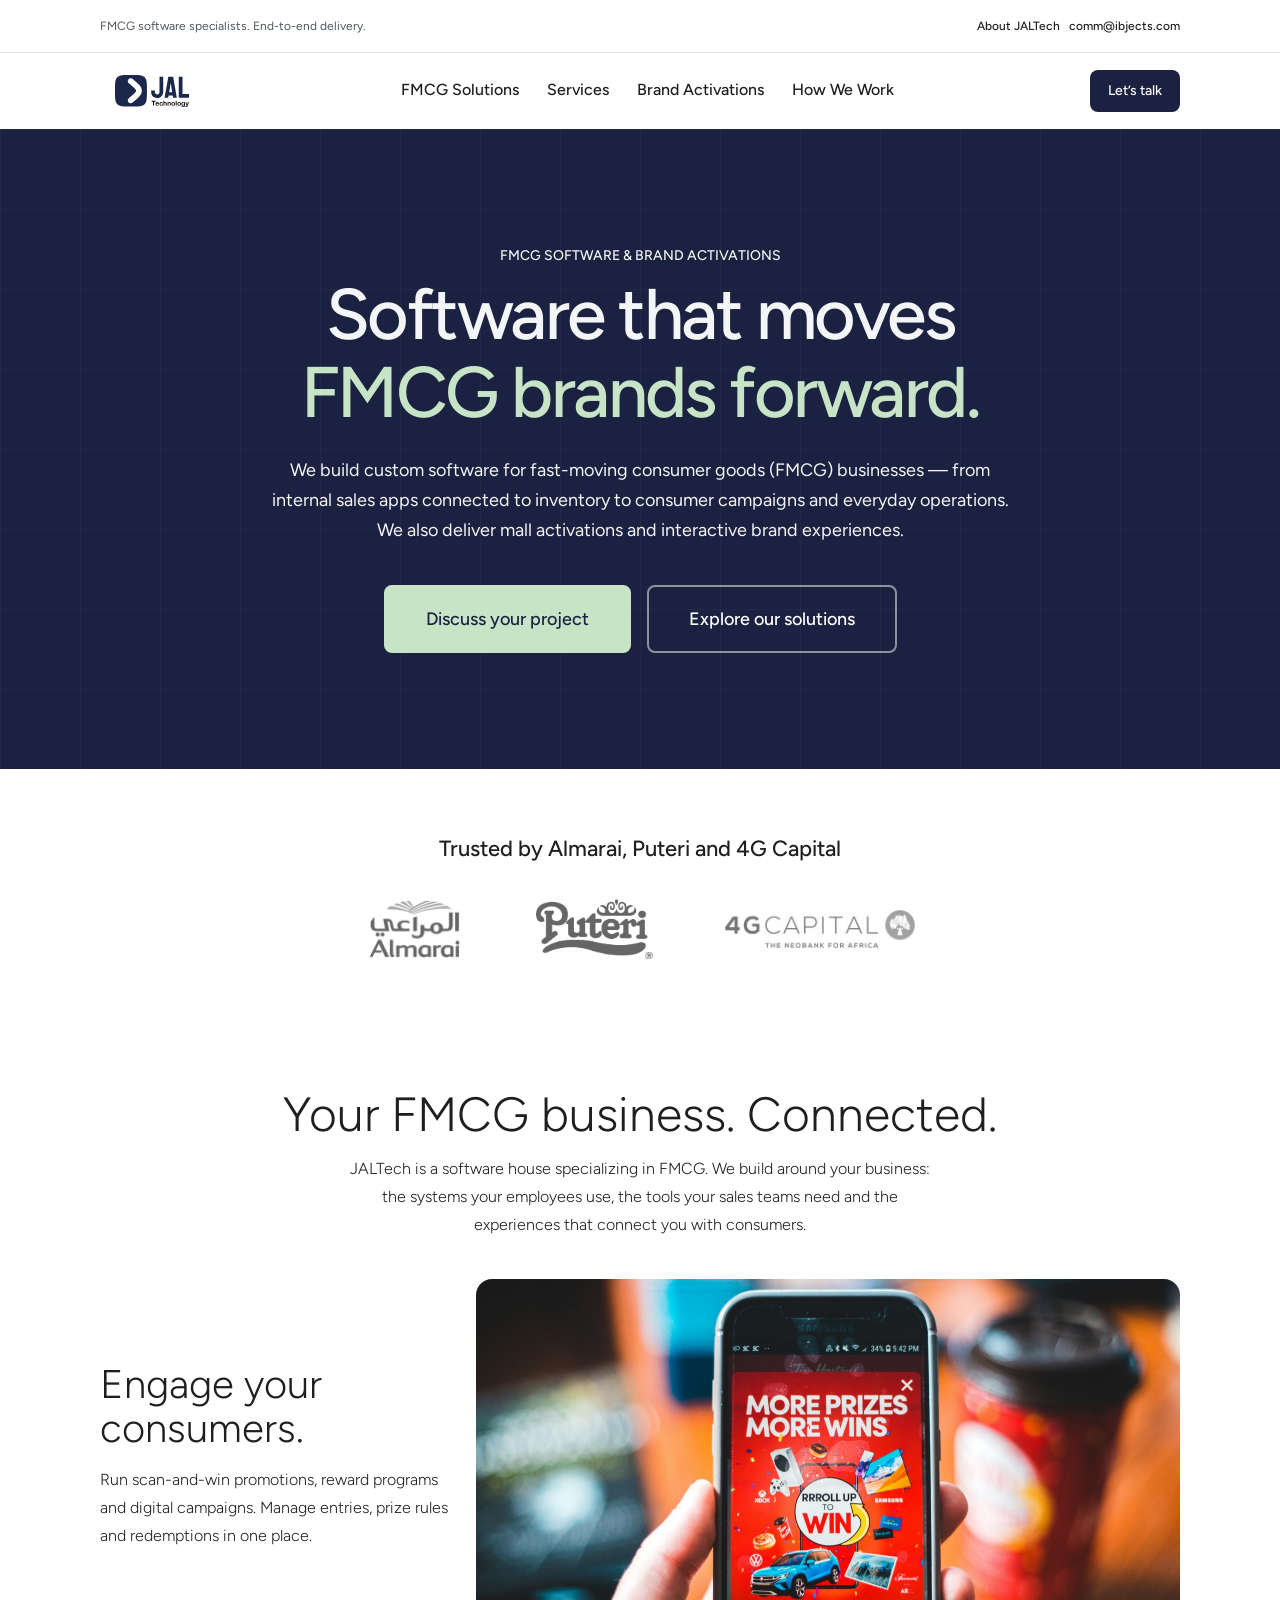
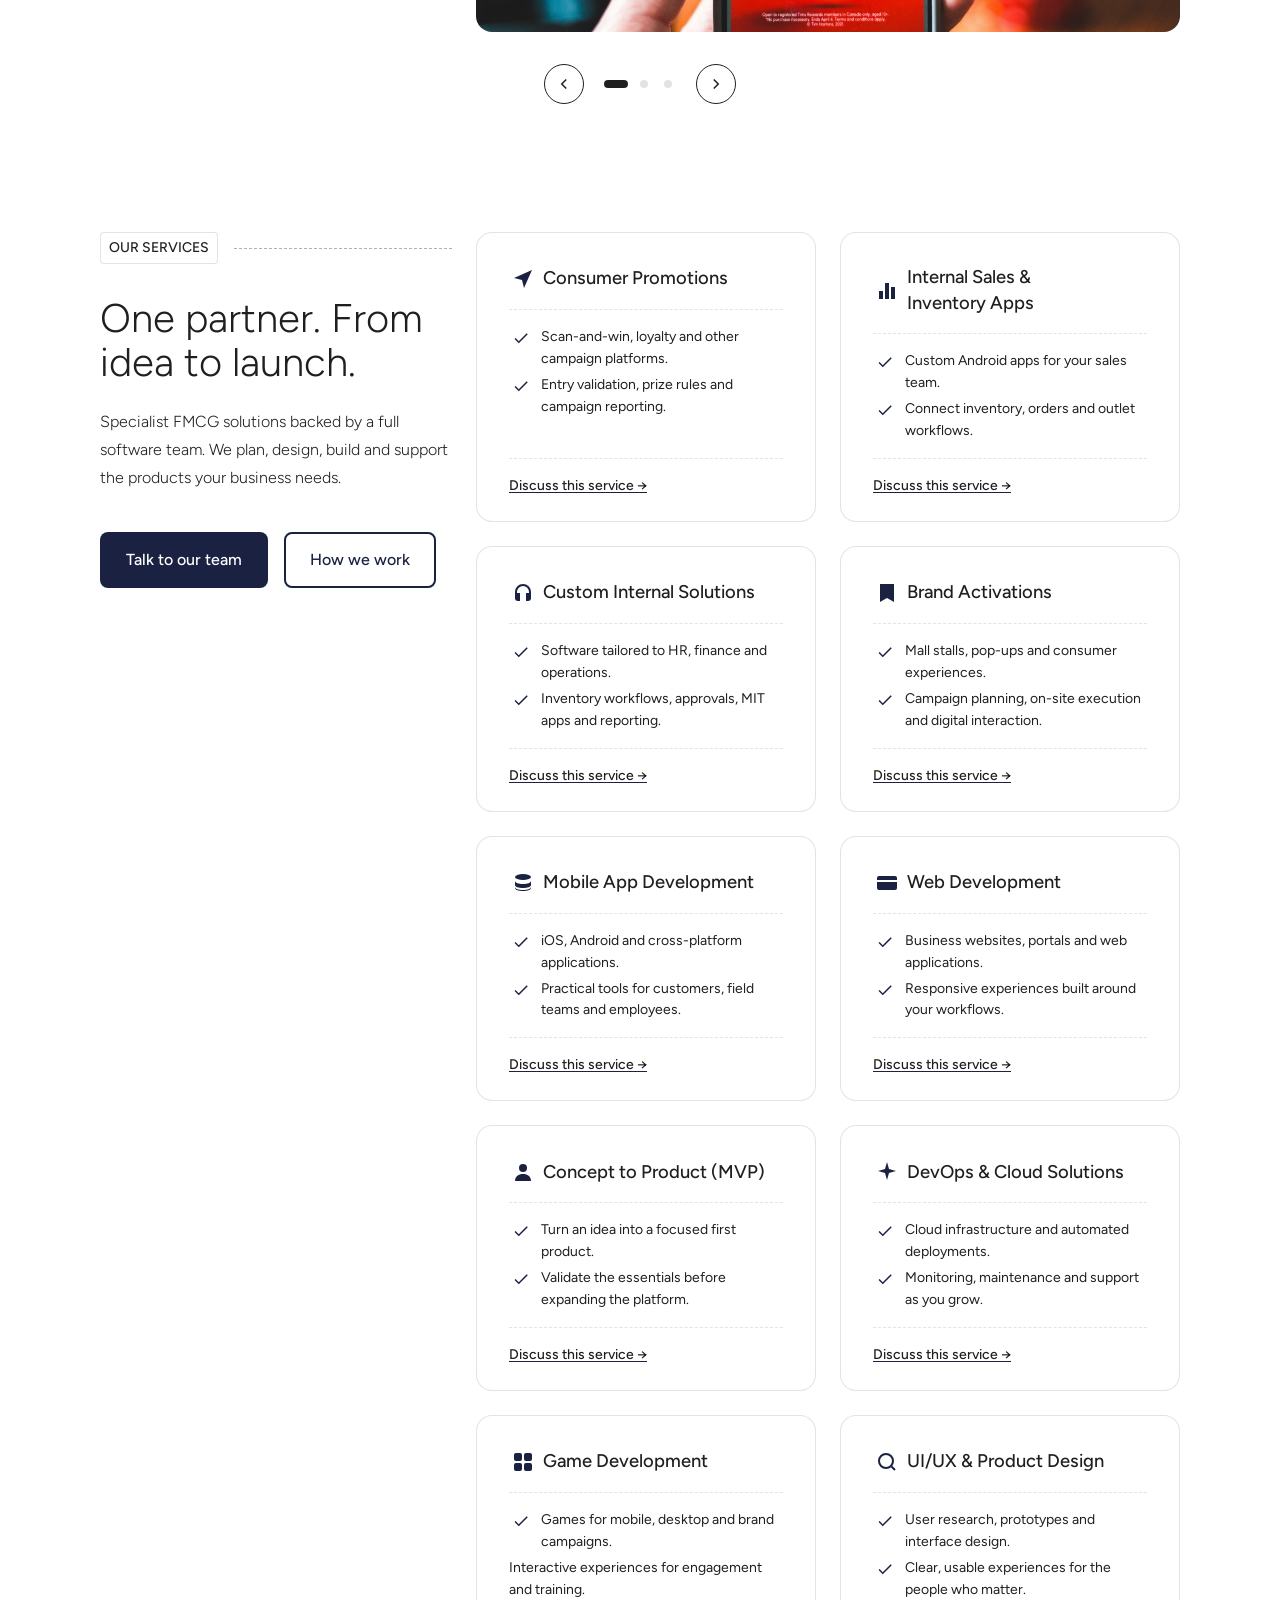
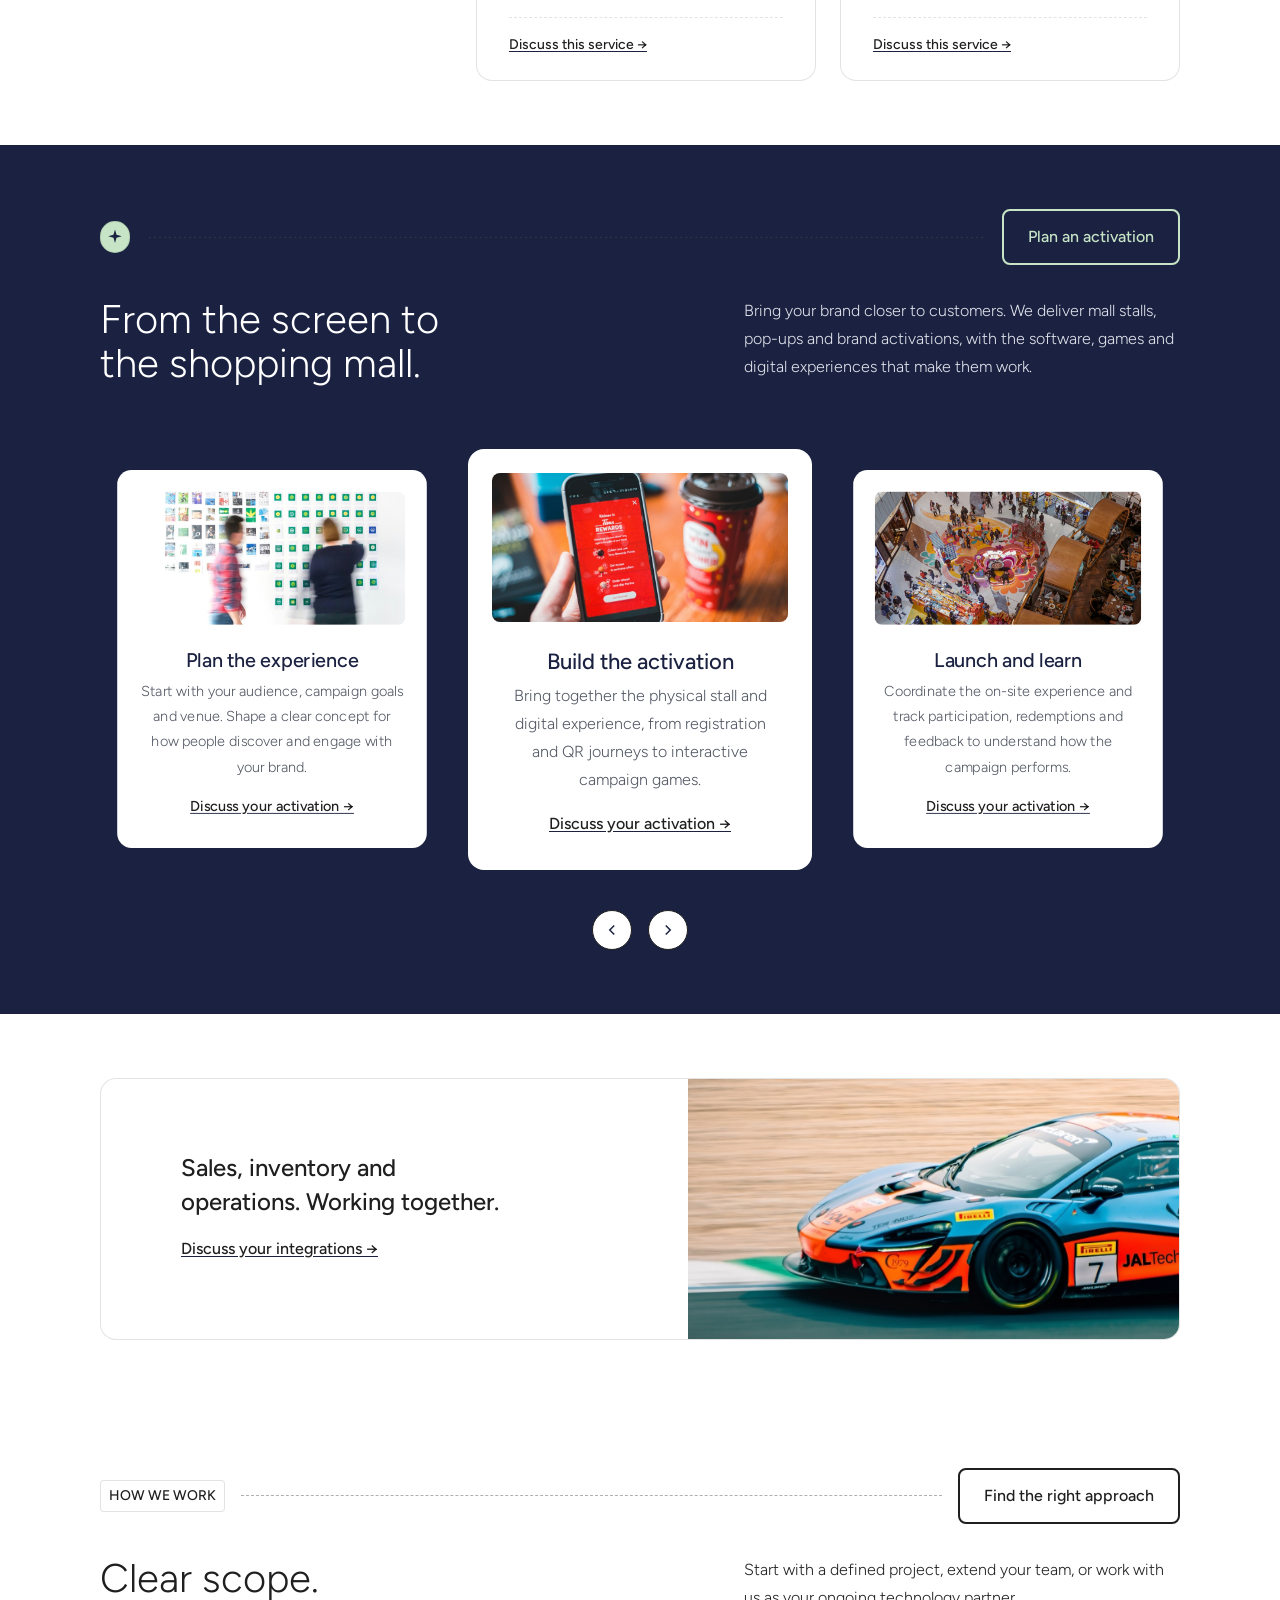
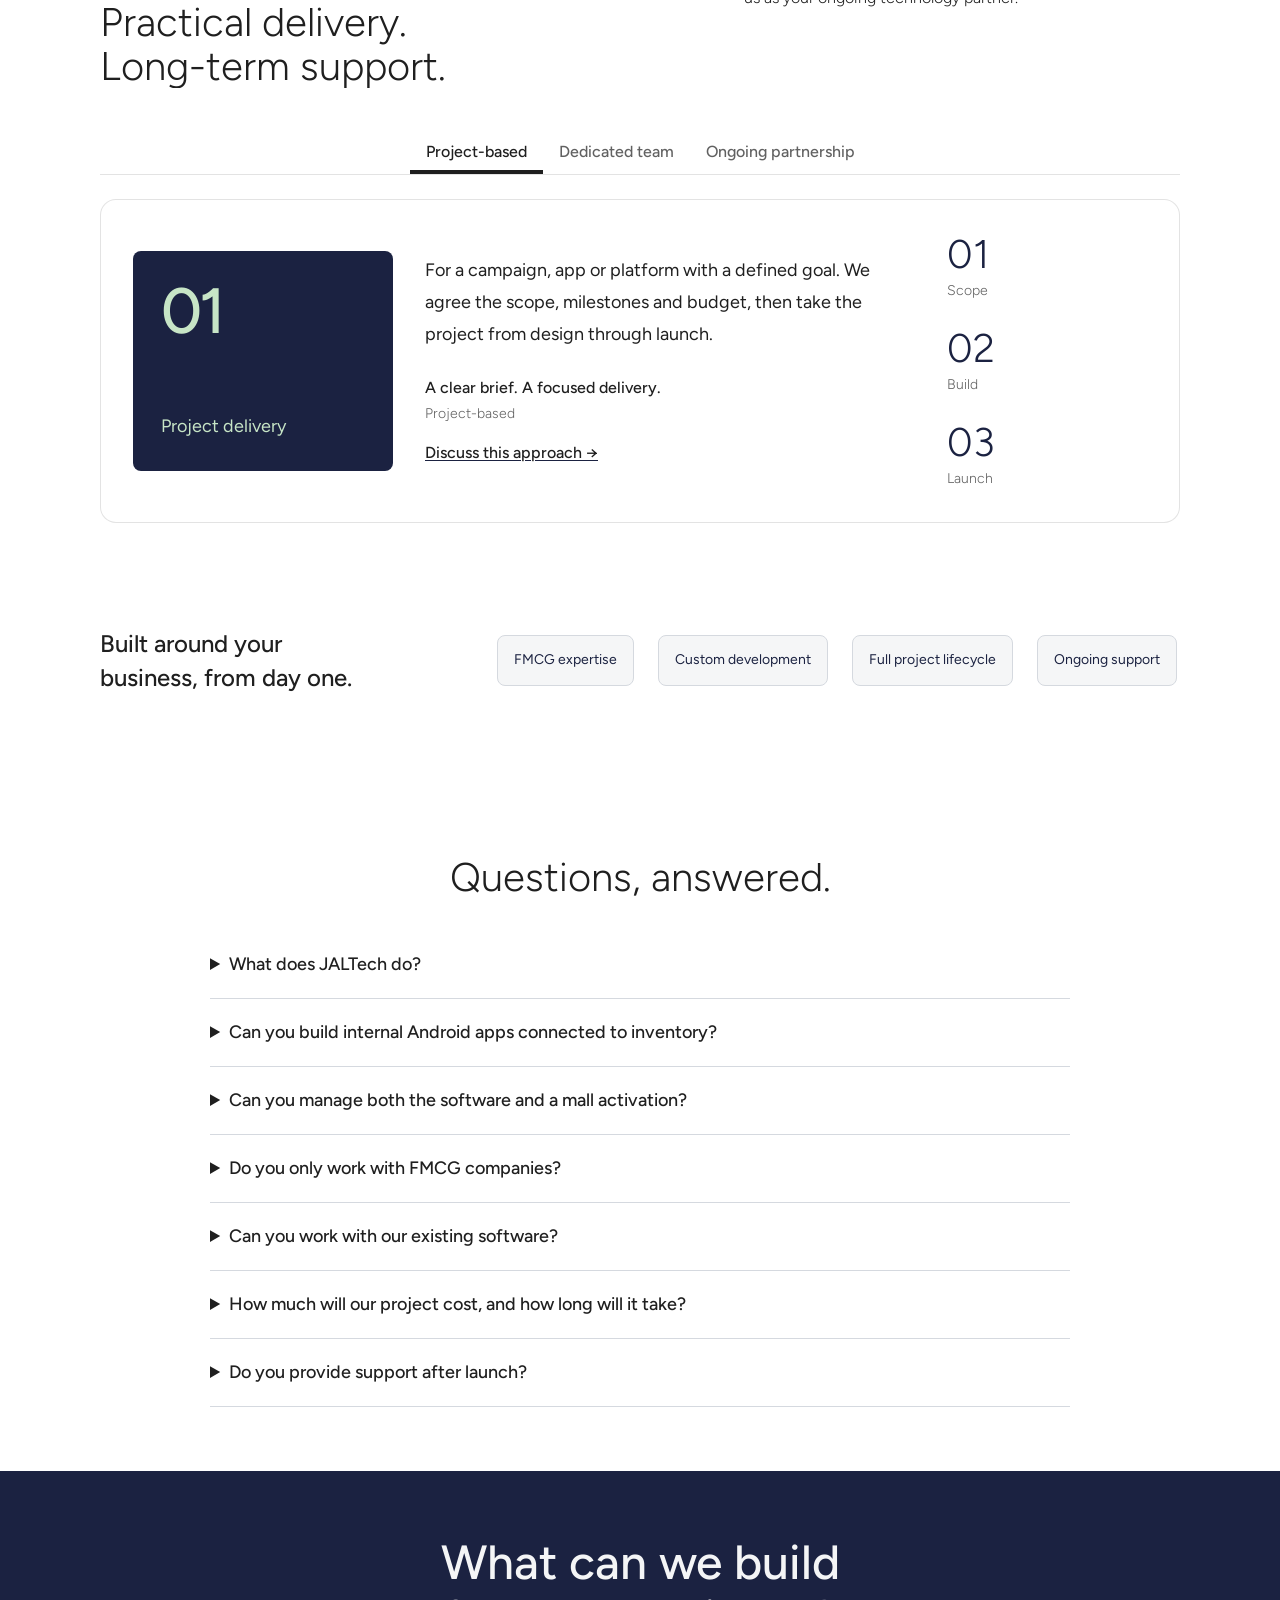
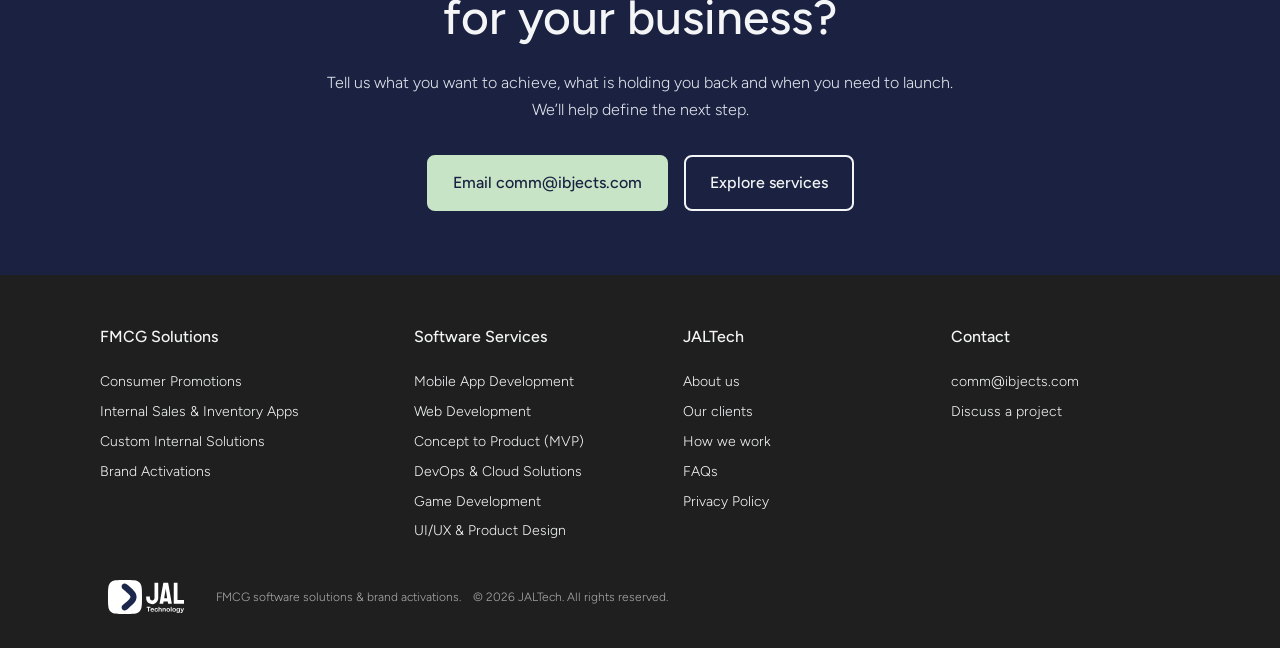
<file: index.html>
<!DOCTYPE html>
<html lang="en">

<head>
    <meta name="color-scheme" content="light">
    <!-- Deployment: canonical domain is https://jaltech.org/.
         Serve this file as the public home page with HTTP 200.
         Check /robots.txt and CDN/firewall rules allow Googlebot, Bingbot and
         OAI-SearchBot. HTML metadata cannot override host-level crawler blocks.
         Submit the canonical URL in Search Console after deployment.
         Contact address follows the supplied backup.html: comm@ibjects.com.
    -->
    <meta charset="UTF-8">
    <meta name="viewport" content="width=device-width, initial-scale=1">
    <title>JALTech | FMCG Software Solutions &amp; Brand Activations</title>
    <meta name="description"
        content="JALTech builds custom FMCG software, consumer campaigns, field sales apps and brand activations. Trusted by Almarai, Puteri and 4G Capital. Explore our services.">

    <link rel="preconnect" href="https://fonts.googleapis.com">
    <link rel="preconnect" href="https://fonts.gstatic.com" crossorigin>
    <link rel="preload" as="style"
        href="https://fonts.googleapis.com/css2?family=Figtree:wght@300;400;500;600&amp;family=Newsreader:opsz,wght@6..72,200..500&amp;display=swap">
    <link rel="stylesheet" media="print" onload="this.media='all'"
        href="https://fonts.googleapis.com/css2?family=Figtree:wght@300;400;500;600&amp;family=Newsreader:opsz,wght@6..72,200..500&amp;display=swap">
    <noscript>
        <link rel="stylesheet"
            href="https://fonts.googleapis.com/css2?family=Figtree:wght@300;400;500;600&amp;family=Newsreader:opsz,wght@6..72,200..500&amp;display=swap">
    </noscript>
    <link rel="icon" href="favicon.svg" type="image/svg+xml">

    <style>
        /* ==========================================================================
           Design tokens (JALTech design system)
           ========================================================================== */
        :root {
            /* brand */
            --brand: #1B2241;
            --brand-hover: #303957;
            --brand-pressed: #11172E;

            /* light theme surfaces */
            --bg-01: #ffffff;
            --bg-02: #f4f5f6;
            --container-01: #ffffff;
            --container-02: rgba(255, 255, 255, .459);

            /* light theme ink */
            --text-01: #1f1f1f;
            --text-02: rgba(0, 0, 0, .62);
            --text-on-color: #ffffff;

            /* light theme lines */
            --border-01: #1f1f1f;
            --border-03: rgba(0, 0, 0, .11);
            --divider-01: rgba(0, 0, 0, .11);
            --hover-01: rgba(0, 0, 0, .051);
            --focus-01: #1B2241;

            /* dark theme */
            --dark-bg-01: #1B2241;
            --dark-container-01: #151B34;
            --dark-text-01: #f4f5f6;
            --dark-text-02: rgba(255, 255, 255, .62);
            --dark-border-03: rgba(255, 255, 255, .08);
            --footer-bg: #1f1f1f;

            /* accents */
            --accent-fill-02: #C7E5C6;
            --accent-fill-04: #C7E5C6;
            --accent-fill-05: #e9ecef;
            --accent-fill-06: #C7E5C6;
            --accent-fill-07: #C7E5C6;
            --accent-fill-08: #e9ecef;

            /* radii */
            --radius-container: 16px;
            --radius-medium: 8px;
            --radius-small: 4px;
            --radius-round: 9999px;

            /* type */
            --font-sans: 'Figtree', 'Arial', -apple-system, BlinkMacSystemFont, 'Segoe UI', sans-serif;
            --font-serif: 'Newsreader', 'Georgia', Georgia, 'Times New Roman', serif;

            /* layout */
            --content-max-width: 1080px;
            --nav-height: 56px;
        }

        @media (width >=1080px) {
            :root {
                --nav-height: 128px;
            }
        }

        /* ==========================================================================
           Reset / base
           ========================================================================== */
        *,
        *::before,
        *::after {
            box-sizing: border-box;
        }

        html {
            scroll-behavior: smooth;
            -webkit-text-size-adjust: 100%;
        }

        body {
            margin: 0;
            background: var(--bg-01);
            color: var(--text-01);
            font-family: var(--font-sans);
            font-size: 1rem;
            font-weight: 300;
            line-height: 1.75;
            -webkit-font-smoothing: antialiased;
            -moz-osx-font-smoothing: grayscale;
        }

        img {
            max-width: 100%;
            display: block;
        }

        button {
            font: inherit;
            color: inherit;
        }

        a {
            color: var(--text-01);
        }

        ul {
            list-style: none;
            margin: 0;
            padding: 0;
        }

        hr {
            border: none;
        }

        :focus-visible {
            outline: 2px solid var(--focus-01);
            outline-offset: 2px;
        }

        .visually-hidden {
            position: absolute !important;
            width: 1px;
            height: 1px;
            padding: 0;
            margin: -1px;
            overflow: hidden;
            clip: rect(0 0 0 0);
            white-space: nowrap;
            border: 0;
        }

        /* ==========================================================================
           Typography scale
           ========================================================================== */
        .h1,
        .h2 {
            font-family: var(--font-serif);
            font-weight: 300;
            margin: 0;
        }

        .h3,
        .h4,
        .h5,
        .h6 {
            font-family: var(--font-sans);
            font-weight: 500;
            margin: 0;
        }

        .h1 {
            font-size: 2.5rem;
            line-height: 1.1538;
        }

        .h2 {
            font-size: 2rem;
            line-height: 1.125;
        }

        .h3 {
            font-size: 1.5rem;
            line-height: 1.4167;
        }

        .h4 {
            font-size: 1.375rem;
            line-height: 1.4545;
        }

        .h5 {
            font-size: 1.125rem;
            line-height: 1.5556;
        }

        .h6 {
            font-size: 1rem;
            line-height: 1.75;
        }

        @media (width >=600px) {
            .h1 {
                font-size: 3rem;
                line-height: 1.0455;
            }

            .h2 {
                font-size: 2.5rem;
                line-height: 1.1;
            }
        }

        .p-large {
            font-size: 1.125rem;
            line-height: 1.7778;
            font-weight: 300;
            margin: 0;
        }

        .p-medium {
            font-size: 1rem;
            line-height: 1.75;
            font-weight: 300;
            margin: 0;
        }

        .p-small {
            font-size: .875rem;
            line-height: 1.5714;
            font-weight: 300;
            margin: 0;
        }

        .microheading {
            font-size: .875rem;
            line-height: 1.5714;
            font-weight: 500;
            text-transform: uppercase;
            margin: 0 0 .5rem;
        }

        .microcopy {
            font-size: .75rem;
            font-weight: 500;
            line-height: 1.5;
            margin: 0;
        }

        .brand-text {
            color: var(--brand);
        }

        /* ==========================================================================
           Buttons / links
           ========================================================================== */
        .btn {
            display: inline-block;
            border-radius: var(--radius-medium);
            border: 2px solid transparent;
            padding: .75rem 1.5rem;
            font-size: 1rem;
            font-weight: 500;
            line-height: 1.75;
            text-align: center;
            text-decoration: none;
            cursor: pointer;
            transition: background-color .15s linear, color .15s linear, border-color .15s linear;
        }

        .btn.-large {
            padding: 1rem 2.5rem;
            font-size: 1.125rem;
            line-height: 1.7778;
        }

        .btn.-small {
            padding: .5rem 1rem;
            font-size: .875rem;
            line-height: 1.5714;
        }

        .btn.-primary {
            background: var(--brand);
            color: #fff;
        }

        .btn.-primary:hover {
            background: var(--brand-hover);
        }

        .btn.-primary:active {
            background: var(--brand-pressed);
        }

        .btn.-secondary {
            background: #fff;
            border-color: var(--brand);
            color: var(--brand);
        }

        .btn.-secondary:hover {
            background: #e8f2e8;
            border-color: var(--brand-hover);
            color: var(--brand-hover);
        }

        .btn.-tertiary {
            background: var(--text-01);
            color: #fff;
        }

        .btn.-tertiary-outline {
            background: transparent;
            border-color: var(--border-01);
            color: var(--text-01);
        }

        .btn.-tertiary-outline:hover {
            background: var(--hover-01);
        }

        .text-link {
            display: inline-flex;
            align-items: center;
            gap: .5rem;
            font-weight: 500;
            color: var(--text-01);
            text-decoration: underline;
            text-decoration-color: var(--brand);
            text-underline-offset: 2px;
            transition: text-underline-offset .3s ease-in-out;
            background: none;
            border: 0;
            padding: 0;
            cursor: pointer;
        }

        .text-link:hover {
            text-underline-offset: 4px;
        }

        .text-link.-small {
            font-size: .875rem;
            line-height: 1.5714;
        }

        .text-link .icon {
            width: 1em;
            height: 1em;
            flex: 0 0 auto;
        }

        .text-link.-arrow .icon {
            transition: transform .2s ease-in-out;
        }

        .text-link.-arrow:hover .icon {
            transform: translateX(5px);
        }

        .tagline {
            display: inline-flex;
            align-items: center;
            gap: .375rem;
            background: var(--container-01);
            border: 1px solid var(--border-03);
            border-radius: var(--radius-small);
            padding: .25rem .5rem;
            font-size: .875rem;
            font-weight: 500;
            line-height: 1.5714;
            text-transform: uppercase;
            white-space: nowrap;
        }

        .tagline .icon {
            width: 16px;
            height: 16px;
        }

        .round-btn {
            width: 40px;
            height: 40px;
            border-radius: var(--radius-round);
            border: 1px solid var(--border-01);
            background: var(--container-01);
            display: inline-flex;
            align-items: center;
            justify-content: center;
            cursor: pointer;
            transition: background-color .15s linear;
        }

        .round-btn:hover {
            background: var(--hover-01);
        }

        .round-btn svg {
            width: 18px;
            height: 18px;
        }

        /* ==========================================================================
           Section shell
           ========================================================================== */
        .section {
            position: relative;
            background: var(--bg-01);
        }

        .section.-bg-02 {
            background: var(--bg-02);
        }

        .section-wrapper {
            width: 100%;
            max-width: var(--content-max-width);
            margin: 0 auto;
            padding: 40px 1rem;
        }

        @media (width >=1080px) {
            .section-wrapper {
                padding: 64px 0;
            }
        }

        .section.-pad-sm>.section-wrapper {
            padding-top: 24px;
            padding-bottom: 24px;
        }

        .section.-pad-bottom-lg>.section-wrapper {
            padding-bottom: 64px;
        }

        @media (width >=1080px) {
            .section.-pad-sm>.section-wrapper {
                padding-top: 40px;
                padding-bottom: 40px;
            }

            .section.-pad-bottom-lg>.section-wrapper {
                padding-bottom: 96px;
            }
        }

        .card {
            background: var(--container-01);
            border-radius: var(--radius-container);
            position: relative;
        }

        .card.-border {
            border: 1px solid var(--border-03);
        }

        .card.-hoverable {
            transition: background-color .15s linear, box-shadow .15s linear;
        }

        .card.-hoverable:hover {
            background: #f5f5f5;
            box-shadow: 0 0 0 1px var(--border-03);
        }

        /* ==========================================================================
           Flexible section header
           ========================================================================== */
        .fsh {
            display: flex;
            flex-direction: column;
            gap: 1rem;
            text-align: left;
        }

        .fsh-top {
            display: flex;
            flex-direction: column;
            gap: 1rem;
            padding-bottom: 1rem;
        }

        @media (width >=600px) {
            .fsh-top {
                flex-direction: row;
                align-items: center;
            }
        }

        .fsh-tagline-wrapper {
            display: flex;
            flex: 1 0 auto;
            align-items: center;
            gap: 1rem;
        }

        .fsh-line {
            display: block;
            width: 100%;
            height: 1px;
            border-top: 1px dashed var(--border-01);
            opacity: .35;
        }

        .fsh-bottom {
            display: flex;
            flex-direction: column;
            gap: 1.5rem;
        }

        @media (width >=600px) {
            .fsh-bottom.-row {
                flex-direction: row;
            }

            .fsh-bottom.-row .fsh-heading,
            .fsh-bottom.-row .fsh-description {
                max-width: 436px;
            }
        }

        @media (width >=1080px) {
            .fsh-bottom.-row {
                justify-content: space-between;
            }
        }

        .fsh-bottom.-row .fsh-heading {
            flex: 11;
        }

        .fsh-bottom.-row .fsh-description {
            flex: 9;
        }

        .cta-group {
            display: flex;
            flex-wrap: wrap;
            gap: 1rem;
        }

        /* ==========================================================================
           Global nav — utility bar
           ========================================================================== */
        .global-nav-header {
            position: sticky;
            top: 0;
            z-index: 60;
            background: var(--container-01);
        }

        /* on desktop the utility bar scrolls away and the main bar stays pinned */
        @media (width >=1080px) {
            .global-nav-header {
                top: -52px;
            }
        }

        .nav-content {
            width: 100%;
            max-width: var(--content-max-width);
            margin-inline: auto;
            padding-inline: 1rem;
        }

        @media (width >=1080px) {
            .nav-content {
                padding-inline: 0;
            }
        }

        .nav-top-bar {
            display: none;
            border-bottom: 1px solid var(--divider-01);
            background: var(--container-01);
        }

        @media (width >=1080px) {
            .nav-top-bar {
                display: block;
            }
        }

        .nav-top-bar-inner {
            display: flex;
            align-items: center;
            justify-content: space-between;
            height: 52px;
        }

        .nav-top-bar-group {
            display: flex;
            align-items: center;
            gap: 1.25rem;
        }

        .nav-utility-link {
            display: inline-flex;
            align-items: center;
            gap: .375rem;
            font-size: .75rem;
            font-weight: 500;
            line-height: 1.5;
            color: var(--text-01);
            text-decoration: none;
            background: none;
            border: 0;
            padding: 0;
            cursor: pointer;
            white-space: nowrap;
        }

        .nav-utility-link:hover {
            text-decoration: underline;
            text-decoration-color: var(--brand);
            text-underline-offset: 3px;
        }

        .nav-utility-link svg {
            width: 14px;
            height: 14px;
        }

        .nav-utility-item {
            position: relative;
        }

        .nav-utility-menu {
            position: absolute;
            top: calc(100% + 8px);
            right: 0;
            min-width: 180px;
            background: var(--container-01);
            border: 1px solid var(--border-03);
            border-radius: var(--radius-medium);
            box-shadow: 0 1px 24px rgba(33, 51, 67, .12);
            padding: .5rem 0;
            display: none;
            z-index: 70;
        }

        .nav-utility-item:hover .nav-utility-menu,
        .nav-utility-item:focus-within .nav-utility-menu {
            display: block;
        }

        .nav-utility-menu a {
            display: block;
            padding: .375rem 1rem;
            font-size: .875rem;
            font-weight: 300;
            text-decoration: none;
            color: var(--text-01);
        }

        .nav-utility-menu a:hover {
            background: var(--hover-01);
        }

        .nav-search {
            display: flex;
            align-items: center;
            gap: .5rem;
            border: 1px solid var(--border-03);
            border-radius: var(--radius-small);
            padding: .25rem .5rem;
            background: var(--container-01);
        }

        .nav-search input {
            border: 0;
            outline: 0;
            font: inherit;
            font-size: .75rem;
            font-weight: 300;
            width: 130px;
            background: transparent;
        }

        .nav-search svg {
            width: 14px;
            height: 14px;
            flex: 0 0 auto;
            opacity: .7;
        }

        /* ==========================================================================
           Global nav — main bar
           ========================================================================== */
        .nav-main {
            background: var(--container-01);
            position: static;
            box-shadow: 0 2px 4px rgba(33, 51, 67, .12);
        }

        @media (width >=1080px) {
            .nav-main {
                box-shadow: none;
            }

            .nav-main.-stuck {
                box-shadow: 0 2px 4px rgba(33, 51, 67, .12);
            }
        }

        .nav-main-inner {
            display: flex;
            align-items: center;
            justify-content: space-between;
            gap: 1rem;
            height: 56px;
        }

        @media (width >=1080px) {
            .nav-main-inner {
                height: 76px;
            }
        }

        .nav-logo {
            display: inline-flex;
            align-items: center;
            gap: .5rem;
            text-decoration: none;
            color: var(--brand);
            flex: 0 0 auto;
        }

        .nav-logo svg {
            width: 26px;
            height: 26px;
        }

        .nav-logo span {
            font-family: var(--font-sans);
            font-size: 1.375rem;
            font-weight: 600;
            letter-spacing: -.01em;
            color: var(--brand);
        }

        .nav-tab-list {
            display: none;
            align-items: center;
            gap: .25rem;
        }

        @media (width >=1080px) {
            .nav-tab-list {
                display: flex;
            }
        }

        .nav-tab-wrapper {
            position: static;
        }

        .nav-tab {
            display: inline-flex;
            align-items: center;
            gap: .25rem;
            padding: .5rem .75rem;
            font-size: 1rem;
            font-weight: 500;
            color: var(--text-01);
            text-decoration: none;
            background: none;
            border: 0;
            border-bottom: 3px solid transparent;
            cursor: pointer;
            white-space: nowrap;
        }

        .nav-tab svg {
            width: 12px;
            height: 12px;
            transition: transform .2s ease;
        }

        .nav-tab-wrapper:hover .nav-tab,
        .nav-tab-wrapper:focus-within .nav-tab {
            border-bottom-color: var(--brand);
        }

        .nav-tab-wrapper:hover .nav-tab svg,
        .nav-tab-wrapper:focus-within .nav-tab svg {
            transform: rotate(180deg);
        }

        .nav-ctas {
            display: none;
            align-items: center;
            gap: .75rem;
            flex: 0 0 auto;
        }

        @media (width >=1080px) {
            .nav-ctas {
                display: flex;
            }
        }

        /* mega dropdown */
        .nav-dropdown {
            position: absolute;
            left: 50%;
            top: 100%;
            transform: translateX(-50%);
            width: calc(100% - 1.25rem);
            max-width: 1400px;
            display: none;
            z-index: 65;
        }

        .nav-tab-wrapper:hover .nav-dropdown,
        .nav-tab-wrapper:focus-within .nav-dropdown {
            display: block;
        }

        .nav-dropdown-inner {
            background: var(--container-01);
            border: 1px solid var(--border-03);
            border-radius: 0 0 .1875rem .1875rem;
            box-shadow: 0 1px 24px rgba(33, 51, 67, .12);
            padding: 1.5rem;
            max-height: calc(100vh - var(--nav-height));
            overflow-y: auto;
        }

        .nav-banner {
            display: flex;
            flex-wrap: wrap;
            align-items: center;
            justify-content: space-between;
            gap: 1.5rem;
        }

        .nav-banner-title {
            font-size: 1.375rem;
            font-weight: 500;
            margin: 0 0 .25rem;
        }

        .nav-banner-desc {
            font-size: .875rem;
            font-weight: 300;
            color: var(--text-02);
            margin: 0;
            max-width: 460px;
        }

        .nav-banner-ctas {
            display: flex;
            flex-wrap: wrap;
            gap: .75rem;
        }

        .nav-banner-cta {
            display: inline-flex;
            align-items: center;
            gap: .5rem;
            padding: .625rem 1rem;
            border: 1px solid var(--border-03);
            border-radius: var(--radius-medium);
            font-size: .875rem;
            font-weight: 500;
            text-decoration: none;
            color: var(--text-01);
            background: var(--bg-02);
        }

        .nav-banner-cta:hover {
            background: var(--accent-fill-02);
        }

        .nav-banner-cta .dot {
            width: 20px;
            height: 20px;
            border-radius: var(--radius-round);
            background: var(--brand);
            display: inline-block;
            flex: 0 0 auto;
        }

        .nav-divider {
            height: 1px;
            background: var(--divider-01);
            margin: 1.25rem 0;
        }

        .nav-card-grid {
            display: grid;
            gap: 1rem 1.5rem;
            grid-template-columns: repeat(4, minmax(0, 1fr));
        }

        .nav-card-grid.-cols-3 {
            grid-template-columns: repeat(3, minmax(0, 1fr));
        }

        .nav-card {
            display: flex;
            gap: .75rem;
            padding: .5rem;
            border-radius: var(--radius-medium);
        }

        .nav-card:hover {
            background: var(--hover-01);
        }

        .nav-card-icon {
            width: 24px;
            height: 24px;
            flex: 0 0 auto;
            border-radius: 6px;
            background: var(--accent-fill-02);
            display: grid;
            place-items: center;
        }

        .nav-card-icon svg {
            width: 14px;
            height: 14px;
            color: var(--brand);
        }

        .nav-card-title {
            font-size: 1rem;
            font-weight: 500;
            margin: 0;
            line-height: 1.5;
        }

        .nav-card-title a {
            text-decoration: none;
            color: var(--text-01);
        }

        .nav-card-desc {
            font-size: .8125rem;
            font-weight: 300;
            line-height: 1.5;
            color: var(--text-02);
            margin: .125rem 0 .25rem;
        }

        .nav-card-link {
            font-size: .8125rem;
            font-weight: 500;
            color: var(--text-01);
            text-decoration: underline;
            text-decoration-color: var(--brand);
            text-underline-offset: 2px;
        }

        /* solutions sidebar layout */
        .nav-sidebar {
            display: flex;
            gap: 1.5rem;
        }

        .nav-sidebar-list {
            flex: 0 0 220px;
            border-right: 1px solid var(--divider-01);
            padding-right: 1rem;
            display: flex;
            flex-direction: column;
            gap: .25rem;
        }

        .nav-sidebar-btn {
            width: 100%;
            text-align: left;
            background: none;
            border: 0;
            border-radius: var(--radius-medium);
            padding: .625rem .75rem;
            font-size: 1rem;
            font-weight: 500;
            cursor: pointer;
        }

        .nav-sidebar-btn:hover {
            background: var(--hover-01);
        }

        .nav-sidebar-btn[aria-selected="true"] {
            background: var(--bg-02);
            color: var(--brand);
        }

        .nav-sidebar-panel {
            flex: 1;
        }

        .nav-sidebar-panel[hidden] {
            display: none;
        }

        .nav-sublinks-grid {
            display: grid;
            grid-template-columns: repeat(3, minmax(0, 1fr));
            gap: 1.5rem;
        }

        .nav-sublinks-title {
            font-size: .875rem;
            font-weight: 500;
            text-transform: uppercase;
            letter-spacing: .02em;
            margin: 0 0 .5rem;
            display: flex;
            align-items: center;
            gap: .5rem;
        }

        .nav-sublinks-title .dot {
            width: 8px;
            height: 8px;
            border-radius: var(--radius-round);
            background: var(--brand);
        }

        .nav-simple-cols {
            display: grid;
            grid-template-columns: repeat(4, minmax(0, 1fr));
            gap: 1.5rem;
        }

        .nav-simple-cols h3 {
            font-size: .875rem;
            font-weight: 500;
            text-transform: uppercase;
            margin: 0 0 .5rem;
        }

        .nav-simple-cols li a {
            display: block;
            padding: .25rem 0;
            font-size: .875rem;
            font-weight: 300;
            color: var(--text-01);
            text-decoration: none;
        }

        .nav-simple-cols li a:hover {
            text-decoration: underline;
            text-decoration-color: var(--brand);
            text-underline-offset: 3px;
        }

        /* mobile burger */
        .nav-burger {
            display: inline-flex;
            align-items: center;
            justify-content: center;
            width: 40px;
            height: 40px;
            border: 0;
            background: none;
            cursor: pointer;
        }

        @media (width >=1080px) {
            .nav-burger {
                display: none;
            }
        }

        .nav-burger svg {
            width: 22px;
            height: 22px;
        }

        .nav-mobile {
            display: none;
            border-top: 1px solid var(--divider-01);
            background: var(--container-01);
            padding: 1rem;
        }

        .nav-mobile.-open {
            display: block;
        }

        @media (width >=1080px) {
            .nav-mobile.-open {
                display: none;
            }
        }

        .nav-mobile a {
            display: block;
            padding: .625rem 0;
            font-size: 1rem;
            font-weight: 500;
            text-decoration: none;
            border-bottom: 1px solid var(--divider-01);
        }

        .nav-mobile .cta-group {
            margin-top: 1rem;
        }

        .nav-mobile .btn {
            flex: 1;
        }

        /* ==========================================================================
           Hero / page header
           ========================================================================== */
        .page-header {
            position: relative;
            width: 100%;
            min-height: calc(100dvh - var(--nav-height));
            display: flex;
            align-items: center;
            justify-content: center;
            background: var(--dark-bg-01);
            overflow: hidden;
        }

        .page-header-bg {
            position: absolute;
            inset: 0;
        }

        .page-header-bg img {
            position: absolute;
            inset: 0;
            width: 100%;
            height: 100%;
            object-fit: cover;
            z-index: 1;
        }

        .page-header-bg::after {
            content: "";
            position: absolute;
            inset: 0;
            background-image: linear-gradient(to bottom, rgba(0, 0, 0, .4), rgba(0, 0, 0, .4));
            z-index: 2;
            pointer-events: none;
        }

        .page-header-content {
            position: relative;
            z-index: 3;
            width: 100%;
            max-width: var(--content-max-width);
            margin-inline: auto;
            padding: 4rem 1rem;
            display: flex;
            flex-direction: column;
            align-items: center;
            justify-content: center;
            text-align: center;
            color: var(--dark-text-01);
        }

        .page-header-tagline {
            font-size: .875rem;
            font-weight: 500;
            line-height: 1.5714;
            text-transform: uppercase;
            margin: 0 0 .5rem;
        }

        .page-header-heading {
            font-family: var(--font-serif);
            font-weight: 300;
            font-size: 48px;
            line-height: 55px;
            margin: 0 0 1.5rem;
            max-width: 15ch;
        }

        @media (width >=600px) {
            .page-header-heading {
                font-size: 80px;
                line-height: 95px;
                max-width: none;
            }
        }

        .page-header-heading .-break {
            display: inline;
        }

        @media (width >=900px) {
            .page-header-heading .-break {
                display: block;
            }
        }

        .rotator {
            display: inline-block;
            height: 55px;
            overflow: hidden;
            vertical-align: bottom;
        }

        @media (width >=600px) {
            .rotator {
                height: 95px;
            }
        }

        .rotator ul {
            animation: rotate-words 10s cubic-bezier(.6, .05, .3, .95) infinite;
        }

        .rotator li {
            height: 55px;
            line-height: 55px;
            color: var(--brand);
            text-align: left;
            white-space: nowrap;
        }

        @media (width >=600px) {
            .rotator li {
                height: 95px;
                line-height: 95px;
            }
        }

        @keyframes rotate-words {

            0%,
            16% {
                transform: translateY(0);
            }

            20%,
            36% {
                transform: translateY(-100%);
            }

            40%,
            56% {
                transform: translateY(-200%);
            }

            60%,
            76% {
                transform: translateY(-300%);
            }

            80%,
            100% {
                transform: translateY(-400%);
            }
        }

        @media (prefers-reduced-motion: reduce) {
            .rotator ul {
                animation: none;
            }
        }

        .page-header-description {
            font-size: 1.125rem;
            line-height: 1.7778;
            font-weight: 300;
            margin: 0;
            max-width: 60ch;
        }

        .page-header-ctas {
            display: flex;
            flex-direction: column;
            gap: 1rem;
            margin-top: 2.5rem;
            width: 100%;
        }

        .page-header-ctas .btn {
            width: 100%;
        }

        @media (width >=600px) {
            .page-header-ctas {
                flex-direction: row;
                justify-content: center;
                width: auto;
            }

            .page-header-ctas .btn {
                width: auto;
            }
        }

        /* ==========================================================================
           Logo carousel
           ========================================================================== */
        .logo-carousel-header {
            text-align: center;
            margin: 0 0 2rem;
            font-family: var(--font-sans);
            font-size: 1.375rem;
            font-weight: 500;
            line-height: 1.4545;
        }

        .logo-strip {
            display: grid;
            grid-template-columns: repeat(2, minmax(0, 1fr));
            gap: 24px;
            align-items: center;
        }

        @media (width >=600px) {
            .logo-strip {
                grid-template-columns: repeat(3, minmax(0, 1fr));
            }
        }

        @media (width >=900px) {
            .logo-strip {
                grid-template-columns: repeat(5, minmax(0, 1fr));
                gap: 30px;
            }
        }

        .logo-strip img {
            width: 100%;
            max-width: 161px;
            height: 56px;
            object-fit: cover;
            margin-inline: auto;
            filter: grayscale(1);
            opacity: .75;
            border-radius: 4px;
        }

        /* ==========================================================================
           Customer platform carousel
           ========================================================================== */
        .cp-header {
            display: flex;
            flex-direction: column;
            gap: 1rem;
            align-items: flex-start;
            text-align: left;
        }

        @media (width >=600px) {
            .cp-header {
                align-items: center;
                text-align: center;
            }
        }

        .cp-header .h1 {
            margin: 0;
        }

        .cp-header p {
            margin: 0;
            max-width: 60ch;
        }

        .cp-carousel {
            margin-top: 2.5rem;
            position: relative;
        }

        .cp-slide {
            display: none;
            flex-direction: column;
        }

        .cp-slide.-active {
            display: flex;
        }

        @media (width >=900px) {
            .cp-slide.-active {
                display: grid;
                grid-template-columns: 1fr 2fr;
                column-gap: 1.5rem;
                align-items: center;
                text-align: left;
            }
        }

        .cp-slide-image {
            margin-bottom: 1.5rem;
            width: 100%;
        }

        .cp-slide-image img {
            width: 100%;
            max-width: 708px;
            height: auto;
            border-radius: var(--radius-container);
        }

        @media (width >=900px) {
            .cp-slide-image {
                order: 1;
                margin-bottom: 0;
            }
        }

        .cp-slide-body .h2 {
            margin: 0 0 1rem;
        }

        .cp-slide-body p {
            margin: 0;
            color: var(--text-01);
        }

        .carousel-footer {
            display: flex;
            align-items: center;
            justify-content: center;
            gap: 1rem;
            padding-top: 2rem;
        }

        .carousel-dots {
            display: flex;
        }

        .carousel-dots button {
            display: grid;
            place-items: center;
            min-width: 24px;
            height: 24px;
            padding: 0;
            border: 0;
            background: none;
            cursor: pointer;
        }

        .carousel-dots button::before {
            content: "";
            width: 8px;
            height: 8px;
            border-radius: var(--radius-round);
            background: var(--border-03);
        }

        .carousel-dots button[aria-current="true"]::before {
            background: var(--text-01);
            width: 24px;
        }

        .carousel-dots button[aria-current="true"] {
            min-width: 32px;
        }

        /* ==========================================================================
           Product platform
           ========================================================================== */
        .pp-container {
            display: grid;
            grid-template-columns: 1fr;
            row-gap: 1.5rem;
        }

        @media (width >=900px) {
            .pp-container {
                grid-template-columns: 1fr 2fr;
                column-gap: 1.5rem;
                align-items: start;
            }
        }

        .pp-main {
            display: flex;
            flex-direction: column;
            gap: 1rem;
            background: var(--bg-01);
        }

        @media (width >=900px) {
            .pp-main {
                position: sticky;
                top: calc(76px + 2rem);
                height: fit-content;
                padding-bottom: 1rem;
                z-index: 1;
            }
        }

        .pp-main .cta-group {
            margin: 1rem 0;
        }

        .pp-cards {
            display: grid;
            gap: 1.5rem;
            grid-template-columns: minmax(0, 1fr);
        }

        @media (width >=600px) {
            .pp-cards {
                grid-template-columns: repeat(2, minmax(0, 1fr));
            }
        }

        .pp-card {
            display: flex;
            flex-direction: column;
            gap: 1rem;
            padding: 2rem 2rem 1.5rem;
            cursor: pointer;
        }

        .pp-card-heading-wrapper {
            display: flex;
            flex-direction: row;
            gap: .375rem;
            align-items: center;
        }

        .pp-card-icon {
            width: 24px;
            height: 24px;
            margin: .125rem;
            flex: 0 0 auto;
            color: var(--brand);
        }

        .pp-card-icon svg {
            width: 100%;
            height: 100%;
        }

        .pp-card-heading {
            margin: 0;
            font-size: 1.125rem;
            font-weight: 500;
            line-height: 1.5556;
        }

        .pp-trademark {
            font-weight: 300;
            font-size: .75em;
            vertical-align: super;
        }

        .pp-divider {
            border-top: 1px dashed var(--border-03);
            width: 100%;
            margin: 0;
        }

        .pp-features {
            display: flex;
            flex-direction: column;
            gap: .25rem;
        }

        .pp-features li {
            display: flex;
            flex-direction: row;
            align-items: flex-start;
            gap: .5rem;
            font-size: .875rem;
            font-weight: 300;
            line-height: 1.5714;
        }

        .pp-features svg {
            width: 1.125rem;
            height: 1.125rem;
            margin: 3px;
            flex: 0 0 auto;
            fill: var(--brand);
        }

        .pp-card-cta {
            display: flex;
            flex-direction: column;
            gap: 1rem;
            margin-top: auto;
        }

        /* ==========================================================================
           Brand activations carousel
           ========================================================================== */
        .breeze-section {
            position: relative;
            overflow: hidden;
            background-color: #C7E5C6;
            background-image: none;
        }

        .breeze-content {
            display: flex;
            flex-direction: column;
            align-items: center;
        }

        .breeze-content .fsh {
            width: 100%;
            margin-bottom: 4rem;
        }

        .breeze-tagline-icon {
            display: inline-grid;
            place-items: center;
            width: 32px;
            height: 32px;
            border-radius: var(--radius-round);
            background: var(--container-01);
            border: 1px solid var(--border-03);
            color: var(--brand);
        }

        .breeze-tagline-icon svg {
            width: 18px;
            height: 18px;
        }

        .breeze-carousel {
            position: relative;
            width: 100%;
            max-width: 368px;
        }

        @media (width >=900px) {
            .breeze-carousel {
                max-width: none;
            }
        }

        .breeze-track {
            display: grid;
            grid-template-columns: 1fr;
            gap: 1.5rem;
            align-items: center;
        }

        @media (width >=900px) {
            .breeze-track {
                grid-template-columns: repeat(3, minmax(0, 1fr));
            }
        }

        .breeze-slide {
            display: flex;
            flex-direction: column;
            align-items: center;
            text-align: center;
            height: 100%;
            padding: 1.5rem 1.5rem 2rem;
        }

        @media (width >=900px) {
            .breeze-slide {
                opacity: .5;
                transform: scale(.9);
                transition: transform .3s ease-in-out, opacity .3s ease-in-out;
            }

            .breeze-slide.-active {
                opacity: 1;
                transform: scale(1);
            }
        }

        .breeze-slide img {
            width: 100%;
            margin-bottom: 1.5rem;
            border-radius: var(--radius-medium);
            object-fit: cover;
            aspect-ratio: 16 / 10;
        }

        .breeze-slide-title {
            margin: 0 0 .25rem;
            font-size: 1.375rem;
            font-weight: 500;
            line-height: 1.4545;
        }

        .breeze-slide-description {
            margin: 0;
        }

        .breeze-slide .text-link {
            margin-top: auto;
            padding-top: 1rem;
        }

        .breeze-controls {
            display: flex;
            justify-content: center;
            gap: 1rem;
            padding-top: 2.5rem;
        }

        /* ==========================================================================
           Rotating SVG / integrations
           ========================================================================== */
        .rotating-svg-container {
            display: flex;
            flex-direction: column-reverse;
            gap: 1.5rem;
            overflow: hidden;
        }

        @media (width >=1080px) {
            .rotating-svg-container {
                flex-direction: row;
                gap: 1rem;
            }
        }

        .rotating-svg-heading-wrapper {
            flex: 1;
            padding: 0 2rem 2rem;
        }

        @media (width >=900px) {
            .rotating-svg-heading-wrapper {
                padding: 3.5rem 0 3.5rem 5rem;
            }
        }

        .rotating-svg-heading {
            margin: 1rem 0;
            max-width: 22ch;
        }

        .rotating-svg-icons {
            flex: 1;
            min-height: 260px;
            overflow: hidden;
            position: relative;
        }

        .rotating-svg-lists {
            display: flex;
            gap: 2.5rem;
            position: absolute;
            left: 50%;
            top: 50%;
            transform: rotate(15deg) translate(-50%, -20%);
        }

        .rotating-svg-list {
            display: grid;
            gap: 2.5rem;
            grid-template-columns: repeat(3, 1fr);
            animation: drift 22s linear infinite;
        }

        .rotating-svg-list:nth-child(2) {
            animation-duration: 30s;
            animation-direction: reverse;
        }

        .rotating-svg-list:nth-child(3) {
            animation-duration: 26s;
        }

        @keyframes drift {
            from {
                transform: translateY(0);
            }

            to {
                transform: translateY(-33%);
            }
        }

        .rotating-svg-list img {
            width: 82px;
            height: 82px;
            aspect-ratio: 1;
            border-radius: 12px;
            object-fit: cover;
            background: #fff;
        }

        @media (prefers-reduced-motion: reduce) {
            .rotating-svg-list {
                animation: none;
            }
        }

        /* ==========================================================================
           Tabbed testimonials
           ========================================================================== */
        .tabs-control {
            border-bottom: 1px solid var(--divider-01);
            padding: 0 16px;
        }

        .tab-list {
            display: flex;
            justify-content: center;
            overflow-x: auto;
            scrollbar-width: none;
            padding: 2px 2px 0;
        }

        .tab-list::-webkit-scrollbar {
            display: none;
        }

        .tab-item {
            display: inline-flex;
            align-items: flex-end;
            flex: 0 0 auto;
            max-width: 240px;
            min-width: 100px;
        }

        .tab-button {
            width: 100%;
            height: 100%;
            display: inline-flex;
            align-items: end;
            justify-content: center;
            background: transparent;
            border: 0;
            border-bottom: 4px solid transparent;
            color: var(--text-02);
            cursor: pointer;
            padding: 8px 16px 4px;
            font-size: 1rem;
            font-weight: 500;
            line-height: 1.75;
            transition: color .2s linear;
        }

        .tab-button:hover {
            background: var(--hover-01);
            color: var(--text-01);
        }

        .tab-button[aria-selected="true"] {
            border-bottom-color: var(--border-01);
            color: var(--text-01);
        }

        .tab-group {
            padding: 24px 0;
        }

        .tab-content[hidden] {
            display: none;
        }

        .testimonial-card {
            display: grid;
            grid-template-columns: 1fr;
            gap: 1.5rem;
            padding: 1.5rem;
        }

        @media (width >=900px) {
            .testimonial-card {
                grid-template-columns: 260px minmax(0, 1fr) 200px;
                gap: 2rem;
                padding: 2rem;
                align-items: center;
            }
        }

        .testimonial-image img {
            width: 100%;
            height: 260px;
            object-fit: cover;
            border-radius: var(--radius-medium);
        }

        .testimonial-quote {
            margin: 0 0 1.5rem;
            font-size: 1.125rem;
            font-weight: 300;
            line-height: 1.78;
        }

        .testimonial-author-name {
            margin: 0;
            font-size: 1rem;
            font-weight: 500;
            line-height: 1.75;
        }

        .testimonial-author-title {
            margin: 0 0 .75rem;
            font-size: .875rem;
            font-weight: 300;
            color: var(--text-02);
        }

        .testimonial-stats {
            display: grid;
            gap: 1.5rem;
        }

        @media (width >=600px) and (width < 900px) {
            .testimonial-stats {
                grid-template-columns: repeat(3, minmax(0, 1fr));
            }
        }

        .testimonial-stat-value {
            margin: 0;
            font-family: var(--font-serif);
            font-weight: 300;
            font-size: 2.5rem;
            line-height: 1.1;
            color: var(--brand);
        }

        .testimonial-stat-desc {
            margin: .25rem 0 0;
            font-size: .875rem;
            font-weight: 300;
            line-height: 1.5714;
            color: var(--text-02);
        }

        /* ==========================================================================
           Badges
           ========================================================================== */
        .badges-content {
            display: flex;
            flex-direction: column;
            align-items: center;
            justify-content: center;
            gap: 1.5rem;
        }

        @media (width >=900px) {
            .badges-content {
                flex-direction: row;
                flex-wrap: wrap;
            }
        }

        @media (width >=1080px) {
            .badges-content {
                justify-content: flex-start;
            }
        }

        .badges-title {
            margin: 0;
            text-align: center;
        }

        @media (width >=1080px) {
            .badges-title {
                max-width: 370px;
                text-align: left;
            }
        }

        .badges-grid {
            display: flex;
            flex-grow: 1;
            flex-wrap: wrap;
            gap: 1.5rem;
            justify-content: center;
        }

        @media (width >=1080px) {
            .badges-grid {
                max-width: 712px;
            }
        }

        .badges-grid img {
            width: 80px;
            height: 80px;
            object-fit: cover;
            border-radius: var(--radius-round);
        }

        /* ==========================================================================
           Elevated CTA (dark)
           ========================================================================== */
        .elevated-cta {
            background: var(--dark-bg-01);
            color: var(--dark-text-01);
        }

        .elevated-cta .h1 {
            margin: 0;
            max-width: 20ch;
        }

        .elevated-cta-ctas {
            display: flex;
            flex-direction: column;
            gap: 1.5rem;
            margin-top: 2.5rem;
        }

        @media (width >=600px) {
            .elevated-cta-ctas {
                flex-direction: row;
            }
        }

        .elevated-cta .btn.-secondary {
            background: transparent;
            border-color: var(--dark-text-01);
            color: var(--dark-text-01);
        }

        .elevated-cta .btn.-secondary:hover {
            background: rgba(255, 255, 255, .06);
            border-color: var(--dark-text-01);
            color: var(--dark-text-01);
        }

        /* ==========================================================================
           Footer
           ========================================================================== */
        .global-footer {
            background: var(--footer-bg);
            color: var(--dark-text-01);
            padding-block: 3rem 2rem;
        }

        .footer-layout {
            width: 100%;
            max-width: var(--content-max-width);
            margin-inline: auto;
            padding-inline: 1rem;
        }

        @media (width >=1080px) {
            .footer-layout {
                padding-inline: 0;
            }
        }

        .footer-nav {
            display: grid;
            grid-template-columns: 1fr;
            gap: 2rem;
        }

        @media (width >=600px) {
            .footer-nav {
                grid-template-columns: repeat(2, minmax(0, 1fr));
            }
        }

        @media (width >=900px) {
            .footer-nav {
                grid-template-columns: 1.2fr 1fr 1fr 1fr;
                gap: 2.5rem;
            }
        }

        .footer-column h2 {
            margin: 0 0 1rem;
            font-size: 1rem;
            font-weight: 500;
            line-height: 1.75;
        }

        .footer-column li a {
            display: block;
            padding: .1875rem 0;
            font-size: .875rem;
            font-weight: 300;
            line-height: 1.7;
            color: var(--dark-text-01);
            text-decoration: none;
        }

        .footer-column li a:hover {
            text-decoration: underline;
            text-decoration-color: var(--brand);
            text-underline-offset: 3px;
        }

        .footer-stack {
            display: grid;
            gap: 2rem;
            align-content: start;
        }

        .footer-social {
            display: flex;
            flex-wrap: wrap;
            gap: 1rem;
            margin-top: 3rem;
            padding-top: 2rem;
            border-top: 1px solid var(--dark-border-03);
        }

        .footer-social a {
            width: 36px;
            height: 36px;
            border-radius: var(--radius-round);
            background: #292929;
            display: grid;
            place-items: center;
            color: var(--dark-text-01);
        }

        .footer-social a:hover {
            background: var(--brand);
        }

        .footer-social svg {
            width: 18px;
            height: 18px;
        }

        .footer-bottom {
            display: flex;
            flex-direction: column;
            gap: 1.5rem;
            margin-top: 2rem;
        }

        @media (width >=900px) {
            .footer-bottom {
                flex-direction: row;
                align-items: center;
                justify-content: space-between;
            }
        }

        .footer-apps {
            display: flex;
            gap: .75rem;
        }

        .footer-apps img {
            height: 45px;
            width: auto;
            border-radius: 6px;
        }

        .footer-logo {
            display: flex;
            align-items: center;
            gap: .75rem;
        }

        .footer-logo .mark {
            display: inline-flex;
            align-items: center;
            gap: .5rem;
            color: var(--dark-text-01);
            font-size: 1.25rem;
            font-weight: 600;
        }

        .footer-logo .mark svg {
            width: 24px;
            height: 24px;
        }

        .footer-logo p {
            margin: 0;
            font-size: .75rem;
            font-weight: 300;
            color: var(--dark-text-02);
        }

        .footer-legal ul {
            display: flex;
            flex-wrap: wrap;
            gap: 1rem;
        }

        .footer-legal a {
            font-size: .75rem;
            font-weight: 300;
            color: var(--dark-text-02);
            text-decoration: none;
        }

        .footer-legal a:hover {
            color: var(--dark-text-01);
            text-decoration: underline;
        }

        :root {
            --font-serif: var(--font-sans);
        }

        body {
            font-weight: 400;
        }

        h1,
        h2,
        h3 {
            text-wrap: balance;
        }

        p {
            text-wrap: pretty;
        }

        section[id],
        article[id] {
            scroll-margin-top: 95px;
        }

        .brand-dot {
            display: inline-block;
            width: 9px;
            height: 9px;
            background: #C7E5C6;
            margin-left: 4px;
        }

        .nav-top-bar-inner {
            font-size: 12px;
            color: #515662;
        }

        .nav-logo {
            color: #1B2241;
            font-weight: 700;
        }

        .page-header-heading {
            font-weight: 500;
            font-size: clamp(40px, 5.6vw, 76px);
            line-height: 1.1;
            max-width: 100%;
            letter-spacing: -.035em;
        }

        .page-header-description {
            max-width: 740px;
            font-weight: 400;
            line-height: 1.65;
        }

        .page-header {
            min-height: 640px;
        }

        .hero-grid {
            position: absolute;
            inset: 0;
            background-image: linear-gradient(#ffffff08 1px, transparent 1px), linear-gradient(90deg, #ffffff08 1px, transparent 1px);
            background-size: 80px 80px;
        }

        .page-header-bg::after {
            background: none;
        }

        .page-header .btn.-primary {
            background: #C7E5C6;
            border-color: #C7E5C6;
            color: #1B2241;
        }

        .page-header .btn.-secondary {
            color: white;
            border-color: #ffffff80;
            background: transparent;
        }

        .page-header .btn:hover {
            background: white;
            color: #1B2241;
        }

        .client-name {
            font-size: clamp(24px, 3vw, 34px);
            font-weight: 600;
            color: #1B2241;
            letter-spacing: -.03em;
            padding: 12px 24px;
        }

        .logo-strip {
            flex-wrap: wrap;
            justify-content: center;
            gap: clamp(12px, 6vw, 90px);
        }

        .pp-card-heading {
            font-size: 1.15rem;
            line-height: 1.4;
        }

        .pp-features li {
            font-weight: 400;
        }

        .breeze-section {
            background: #1B2241;
            color: white;
        }

        .breeze-section .fsh-description {
            color: #e2e5ed;
        }

        .breeze-section .breeze-slide {
            background: white;
            color: #1B2241;
        }

        .breeze-section .btn {
            color: #C7E5C6;
            border-color: #C7E5C6;
        }

        .breeze-section .breeze-tagline-icon {
            color: #1B2241;
            background: #C7E5C6;
        }

        .breeze-section .round-btn {
            background: white;
            color: #1B2241;
        }

        .breeze-slide {
            opacity: 1 !important;
        }

        .system-tile {
            display: grid;
            place-items: center;
            width: 82px;
            height: 82px;
            background: #C7E5C6;
            color: #1B2241;
            border-radius: 14px;
            font-size: 14px;
            font-weight: 600;
        }

        .testimonial-image img {
            object-fit: contain;
            background: #1B2241;
        }

        .testimonial-quote {
            font-weight: 400;
        }

        .delivery-pill {
            padding: 12px 16px;
            border: 1px solid #d5d9df;
            border-radius: 8px;
            font-size: 14px;
            color: #1B2241;
            background: #f5f6f7;
        }

        .faq-list {
            max-width: 860px;
            margin: 32px auto 0;
        }

        .faq-list details {
            border-bottom: 1px solid #d5d9df;
            padding: 20px 0;
        }

        .faq-list summary {
            cursor: pointer;
            font-size: 18px;
            font-weight: 500;
            line-height: 1.5;
        }

        .faq-list p {
            line-height: 1.7;
            color: #515662;
            max-width: 75ch;
            padding-top: 14px;
        }

        #faq h2 {
            text-align: center;
        }

        .elevated-cta .p-medium {
            max-width: 670px;
            margin: 0 auto 28px;
        }

        .footer-bottom {
            justify-content: flex-start;
        }

        .footer-logo {
            text-align: left;
        }

        :focus-visible {
            outline: 3px solid #658263;
            outline-offset: 5px;
        }

        a.visually-hidden:focus {
            position: fixed;
            width: auto;
            height: auto;
            clip: auto;
            clip-path: none;
            top: 10px;
            left: 10px;
            padding: 16px;
            background: white;
            z-index: 9999;
        }

        img {
            max-width: 100%;
        }

        .pp-card,
        .cp-slide-body,
        .fsh-heading,
        .fsh-description {
            min-width: 0;
        }

        @media(max-width:599px) {
            .page-header {
                min-height: 580px;
            }

            .page-header-content {
                padding: 56px 20px;
            }

            .page-header-tagline {
                font-size: 11px;
                letter-spacing: .1em;
            }

            .page-header-description {
                font-size: 16px;
            }

            .tab-button {
                padding: 12px 8px;
                font-size: 13px;
            }

            .tab-item {
                min-width: 0;
                flex: 1;
            }

            .nav-logo {
                font-size: 24px;
            }

            .testimonial-image img {
                height: auto;
            }

            .logo-strip {
                gap: 0;
            }

            .client-name {
                padding: 12px 15px;
                font-size: 23px;
            }
        }

        @media(prefers-reduced-motion:reduce) {
            html {
                scroll-behavior: auto;
            }

            *,
            *::before,
            *::after {
                animation: none !important;
                transition: none !important;
            }
        }

        @media(max-width:899px) {
            .breeze-controls {
                display: none;
            }
        }

        /* Layout correction: contact and client alignment */
        .logo-strip {
            display: flex;
            grid-template-columns: none;
            justify-content: center;
            align-items: center;
            flex-wrap: wrap;
            gap: 24px 72px;
            width: 100%;
            margin: 0 auto;
            padding: 0;
            list-style: none;
        }

        .logo-strip .client-name {
            flex: 0 1 auto;
            text-align: center;
            padding: 12px 20px;
        }

        .logo-strip img {
            width: auto;
            height: auto;
            max-width: none;
            object-fit: contain;
        }

        .logo-strip .logo-almarai {
            height: 64px;
        }

        .logo-strip .logo-puteri {
            height: 60px;
        }

        .logo-strip .logo-4gcapital {
            width: 190px;
        }

        .elevated-cta .section-wrapper {
            display: flex;
            flex-direction: column;
            align-items: center;
            text-align: center;
        }

        .elevated-cta .h1 {
            max-width: 22ch;
            margin: 0 auto 24px;
            font-weight: 500;
            line-height: 1.15;
        }

        .elevated-cta .p-medium {
            max-width: 650px;
            margin: 0 auto;
            color: #e2e5ed;
            line-height: 1.7;
        }

        .elevated-cta-ctas {
            justify-content: center;
            align-items: center;
            flex-wrap: wrap;
            margin-top: 32px;
            gap: 16px;
            width: 100%;
        }

        .elevated-cta .btn.-primary {
            background: #C7E5C6;
            border-color: #C7E5C6;
            color: #1B2241;
        }

        .elevated-cta .btn.-primary:hover {
            background: white;
            border-color: white;
            color: #1B2241;
        }

        .elevated-cta .btn.-secondary:hover {
            background: white;
            border-color: white;
            color: #1B2241;
        }

        .engagement-visual {
            min-height: 220px;
            border-radius: 8px;
            background: #1B2241;
            color: #C7E5C6;
            padding: 28px;
            display: flex;
            flex-direction: column;
            justify-content: space-between;
            gap: 24px;
            font-size: 18px;
            text-align: left;
        }

        .engagement-number {
            font-size: 64px;
            line-height: 1;
            font-weight: 500;
            letter-spacing: -.05em;
        }

        .breeze-slide img {
            width: 100%;
            height: auto;
            aspect-ratio: 704/353;
            object-fit: cover;
        }

        .breeze-slide-description {
            color: #515662;
        }

        .rotating-svg-icons img {
            position: absolute;
            inset: 0;
            width: 100%;
            height: 100%;
            object-fit: cover;
        }

        .breeze-section .fsh-line {
            background: #ffffff40;
        }

        .cp-slide-image img {
            width: 100%;
            height: auto;
            aspect-ratio: 704 / 353;
            object-fit: cover;
        }

        .footer-column a {
            overflow-wrap: anywhere;
        }

        @media(max-width:599px) {
            .logo-strip {
                gap: 8px 16px;
            }

            .logo-strip .client-name {
                padding: 8px 12px;
            }

            .elevated-cta .h1 {
                font-size: clamp(30px, 8vw, 42px);
                max-width: 22ch;
                margin-bottom: 20px;
            }

            .elevated-cta-ctas {
                flex-direction: column;
                align-items: stretch;
                max-width: 360px;
            }

            .elevated-cta-ctas .btn {
                width: 100%;
                white-space: normal;
                text-align: center;
            }

            .engagement-visual {
                min-height: 160px;
            }

            .engagement-number {
                font-size: 48px;
            }
        }
    </style>
    <meta name="robots" content="index, follow, max-image-preview:large, max-snippet:-1, max-video-preview:-1">
    <meta name="theme-color" content="#1B2241">
    <meta name="author" content="JALTech">
    <meta name="twitter:card" content="summary">
    <meta name="twitter:title" content="JALTech | FMCG Software Solutions &amp; Brand Activations">
    <meta name="twitter:description"
        content="JALTech builds custom FMCG software, consumer campaigns, field sales apps and brand activations. Trusted by Almarai, Puteri and 4G Capital. Explore our services.">
    <meta property="og:type" content="website">
    <meta property="og:title" content="JALTech | FMCG Software Solutions &amp; Brand Activations">
    <meta property="og:description"
        content="JALTech builds custom FMCG software, consumer campaigns, field sales apps and brand activations. Trusted by Almarai, Puteri and 4G Capital. Explore our services.">
    <meta property="og:url" content="https://jaltech.org/">
    <meta property="og:site_name" content="JALTech">
    <meta property="og:locale" content="en_US">
    <link rel="canonical" href="https://jaltech.org/">
    <script
        type="application/ld+json">{"@context": "https://schema.org", "@graph": [{"@type": "Organization", "@id": "https://jaltech.org/#organization", "name": "JALTech", "url": "https://jaltech.org/", "description": "JALTech builds custom FMCG software, consumer campaigns, field sales apps and brand activations. Trusted by Almarai, Puteri and 4G Capital. Explore our services.", "email": "comm@ibjects.com", "knowsAbout": ["FMCG software", "Consumer promotions", "Field sales software", "Brand activations", "Custom software development", "Internal Android sales apps", "Inventory integration", "Custom internal software", "Management-in-training applications"]}, {"@type": "WebSite", "@id": "https://jaltech.org/#website", "url": "https://jaltech.org/", "name": "JALTech", "publisher": {"@id": "https://jaltech.org/#organization"}}, {"@type": "WebPage", "@id": "https://jaltech.org/#webpage", "url": "https://jaltech.org/", "name": "JALTech | FMCG Software Solutions & Brand Activations", "description": "JALTech builds custom FMCG software, consumer campaigns, field sales apps and brand activations. Trusted by Almarai, Puteri and 4G Capital. Explore our services.", "inLanguage": "en", "isPartOf": {"@id": "https://jaltech.org/#website"}, "about": {"@id": "https://jaltech.org/#organization"}}, {"@type": "FAQPage", "@id": "https://jaltech.org/#faq", "mainEntity": [{"@type": "Question", "name": "What does JALTech do?", "acceptedAnswer": {"@type": "Answer", "text": "JALTech is a software house specializing in fast-moving consumer goods (FMCG). We build custom internal software, Android sales apps connected to inventory, distributor portals and consumer campaign platforms. Scan-and-win and management-in-training (MIT) apps are examples of what we build. We also deliver mall stalls and interactive brand activations."}}, {"@type": "Question", "name": "Can you build internal Android apps connected to inventory?", "acceptedAnswer": {"@type": "Answer", "text": "Yes. We have built custom Android apps for internal sales teams connected to inventory. We can tailor the app to your team’s sales workflows and integrate it with the systems your business uses."}}, {"@type": "Question", "name": "Can you manage both the software and a mall activation?", "acceptedAnswer": {"@type": "Answer", "text": "Yes. We can bring together campaign planning, the physical brand experience and its digital tools, including registration, QR journeys, games and reporting. The scope is agreed around your campaign and venue."}}, {"@type": "Question", "name": "Do you only work with FMCG companies?", "acceptedAnswer": {"@type": "Answer", "text": "FMCG is our specialty. We also provide mobile and web development, MVP development, DevOps and cloud solutions, game development, and UI/UX design for businesses in other industries."}}, {"@type": "Question", "name": "Can you work with our existing software?", "acceptedAnswer": {"@type": "Answer", "text": "Yes. We review your current systems and available APIs, then plan the integrations, data flows and access controls needed for the project."}}, {"@type": "Question", "name": "How much will our project cost, and how long will it take?", "acceptedAnswer": {"@type": "Answer", "text": "Cost and timing depend on the scope, integrations and launch requirements. Share your goal and target date so we can propose a delivery plan and estimate."}}, {"@type": "Question", "name": "Do you provide support after launch?", "acceptedAnswer": {"@type": "Answer", "text": "Yes. We offer ongoing maintenance, cloud support and product improvements. Support scope and response expectations are agreed as part of your engagement."}}]}, {"@type": "Service", "@id": "https://jaltech.org/#consumer-promotions", "name": "Consumer Promotions", "description": "Scan-and-win, loyalty and other campaign platforms. Entry validation, prize rules and campaign reporting.", "provider": {"@id": "https://jaltech.org/#organization"}, "url": "https://jaltech.org/#consumer-promotions"}, {"@type": "Service", "@id": "https://jaltech.org/#field-sales", "name": "Internal Sales & Inventory Apps", "description": "Custom Android apps for your sales team. Connect inventory, orders and outlet workflows.", "provider": {"@id": "https://jaltech.org/#organization"}, "url": "https://jaltech.org/#field-sales"}, {"@type": "Service", "@id": "https://jaltech.org/#enterprise-software", "name": "Custom Internal Solutions", "description": "Software tailored to HR, finance and operations. Inventory workflows, approvals, MIT apps and reporting.", "provider": {"@id": "https://jaltech.org/#organization"}, "url": "https://jaltech.org/#enterprise-software"}, {"@type": "Service", "@id": "https://jaltech.org/#brand-activations", "name": "Brand Activations", "description": "Mall stalls, pop-ups and consumer experiences. Campaign planning, on-site execution and digital interaction.", "provider": {"@id": "https://jaltech.org/#organization"}, "url": "https://jaltech.org/#brand-activations"}, {"@type": "Service", "@id": "https://jaltech.org/#mobile-apps", "name": "Mobile App Development", "description": "iOS, Android and cross-platform applications. Practical tools for customers, field teams and employees.", "provider": {"@id": "https://jaltech.org/#organization"}, "url": "https://jaltech.org/#mobile-apps"}, {"@type": "Service", "@id": "https://jaltech.org/#web-development", "name": "Web Development", "description": "Business websites, portals and web applications. Responsive experiences built around your workflows.", "provider": {"@id": "https://jaltech.org/#organization"}, "url": "https://jaltech.org/#web-development"}, {"@type": "Service", "@id": "https://jaltech.org/#mvp-development", "name": "Concept to Product (MVP)", "description": "Turn an idea into a focused first product. Validate the essentials before expanding the platform.", "provider": {"@id": "https://jaltech.org/#organization"}, "url": "https://jaltech.org/#mvp-development"}, {"@type": "Service", "@id": "https://jaltech.org/#devops-cloud", "name": "DevOps & Cloud Solutions", "description": "Cloud infrastructure and automated deployments. Monitoring, maintenance and support as you grow.", "provider": {"@id": "https://jaltech.org/#organization"}, "url": "https://jaltech.org/#devops-cloud"}, {"@type": "Service", "@id": "https://jaltech.org/#game-development", "name": "Game Development", "description": "Games for mobile, desktop and brand campaigns. Interactive experiences for engagement and training.", "provider": {"@id": "https://jaltech.org/#organization"}, "url": "https://jaltech.org/#game-development"}, {"@type": "Service", "@id": "https://jaltech.org/#product-design", "name": "UI/UX & Product Design", "description": "User research, prototypes and interface design. Clear, usable experiences for the people who matter.", "provider": {"@id": "https://jaltech.org/#organization"}, "url": "https://jaltech.org/#product-design"}]}</script>
    <noscript>
        <style>
            .cp-slide {
                display: grid !important;
                margin-bottom: 28px
            }

            .carousel-footer,
            .breeze-controls,
            .tabs-control,
            .nav-burger {
                display: none !important
            }

            .tab-content[hidden] {
                display: block !important
            }

            .nav-mobile {
                display: flex !important;
                flex-wrap: wrap;
                gap: 16px;
                padding: 16px
            }

            .breeze-slide {
                opacity: 1 !important
            }
        </style>
    </noscript>
</head>

<body>

    <a class="visually-hidden" href="#main">Skip to content</a>

    <header class="global-nav-header">

        <nav class="nav-top-bar" aria-label="Utility">
            <div class="nav-content">
                <div class="nav-top-bar-inner"><span>FMCG software specialists. End-to-end delivery.</span>
                    <div><a class="nav-utility-link" href="#solutions">About JALTech</a>   <a class="nav-utility-link"
                            href="mailto:comm@ibjects.com">comm@ibjects.com</a></div>
                </div>
            </div>
        </nav>

        <nav class="nav-main" id="navMain" aria-label="Primary">
            <div class="nav-content">
                <div class="nav-main-inner">

                    <a class="nav-logo" href="#top" aria-label="JALTech home"><img src="assets/images/logo-dark.svg"
                            alt="JALTech" width="104" height="38"></a>

                    <ul class="nav-tab-list">
                        <li class="nav-tab-wrapper"><a class="nav-tab" href="#solutions">FMCG Solutions</a></li>
                        <li class="nav-tab-wrapper"><a class="nav-tab" href="#services">Services</a></li>
                        <li class="nav-tab-wrapper"><a class="nav-tab" href="#activations">Brand Activations</a></li>
                        <li class="nav-tab-wrapper"><a class="nav-tab" href="#process">How We Work</a></li>
                    </ul>

                    <div class="nav-ctas"><a class="btn -primary -small" href="#contact">Let’s talk</a></div>

                    <button class="nav-burger" id="navBurger" aria-expanded="false" aria-controls="navMobile">
                        <span class="visually-hidden">Menu</span>
                        <svg viewbox="0 0 24 24" fill="none" stroke="currentColor" stroke-width="2" aria-hidden="true">
                            <path d="M3 6h18M3 12h18M3 18h18"></path>
                        </svg>
                    </button>
                </div>
            </div>

            <div class="nav-mobile" id="navMobile"><a class="" href="#solutions">FMCG Solutions</a><a class=""
                    href="#services">Services</a><a class="" href="#activations">Brand Activations</a><a class=""
                    href="#process">How We Work</a><a class="btn -primary -small" href="#contact">Contact us</a></div>
        </nav>
    </header>

    <main id="main">

        <section class="page-header" id="top">
            <div class="page-header-bg">
                <div class="hero-grid" aria-hidden="true"></div>
            </div>
            <div class="page-header-content">
                <p class="page-header-tagline">FMCG SOFTWARE &amp; BRAND ACTIVATIONS</p>
                <h1 class="page-header-heading">Software that moves<br><span style="color:#C7E5C6">FMCG brands
                        forward.</span></h1>
                <p class="page-header-description">We build custom software for fast-moving consumer goods (FMCG)
                    businesses — from internal sales apps connected to inventory to consumer campaigns and everyday
                    operations. We also deliver mall activations and interactive brand experiences.</p>
                <div class="page-header-ctas"><a class="btn -primary -large" href="#contact">Discuss your project</a><a
                        class="btn -secondary -large" href="#solutions">Explore our solutions</a></div>
            </div>
        </section>

        <section class="section" aria-label="Customers" id="clients">
            <div class="section-wrapper">
                <h2 class="logo-carousel-header">Trusted by Almarai, Puteri and 4G Capital</h2>
                <ul class="logo-strip">
                    <li><img src="assets/images/logo/actual-size/almarai_logo-cropped.png" width="200" height="129" class="logo-almarai"
                            alt="Almarai" loading="lazy"></li>
                    <li><img src="assets/images/logo/actual-size/puteri-logo.png" width="314" height="161" class="logo-puteri" alt="Puteri"
                            loading="lazy"></li>
                    <li><img src="assets/images/logo/actual-size/4gcapital-logo.jpeg" width="400" height="79" class="logo-4gcapital"
                            alt="4G Capital" loading="lazy"></li>
                </ul>
            </div>
        </section>

        <section class="section" aria-labelledby="cp-heading" id="solutions">
            <div class="section-wrapper">
                <div class="cp-header">
                    <h2 class="h1" id="cp-heading">Your FMCG business. Connected.</h2>
                    <p class="p-medium">JALTech is a software house specializing in FMCG. We build around your business:
                        the systems your employees use, the tools your sales teams need and the experiences that connect
                        you with consumers.</p>
                </div>

                <div class="cp-carousel" data-carousel="cp" role="region" aria-label="FMCG solution examples"
                    aria-roledescription="carousel">
                    <div class="cp-slide -active" data-slide role="group" aria-label="1 of 3">
                        <div class="cp-slide-body">
                            <h3 class="h2">Engage your consumers.</h3>
                            <p class="p-medium">Run scan-and-win promotions, reward programs and digital campaigns.
                                Manage entries, prize rules and redemptions in one place.</p>
                        </div>
                        <div class="cp-slide-image">
                            <img src="assets/images/scan-win-campaign.jpg"
                                alt="Busy shopping mall atrium with a brand activation stall" width="704" height="353"
                                loading="lazy">
                        </div>
                    </div>

                    <div class="cp-slide" data-slide role="group" aria-label="2 of 3">
                        <div class="cp-slide-body">
                            <h3 class="h2">Give sales teams the tools they need.</h3>
                            <p class="p-medium">Custom internal Android apps connect your sales team to inventory,
                                orders and outlet information. We build the workflows and integrations around how your
                                team works.</p>
                        </div>
                        <div class="cp-slide-image">
                            <img src="assets/images/sales-graph.jpg"
                                alt="Sales performance line chart on a laptop screen" width="704" height="353"
                                loading="lazy">
                        </div>
                    </div>

                    <div class="cp-slide" data-slide role="group" aria-label="3 of 3">
                        <div class="cp-slide-body">
                            <h3 class="h2">Build better internal systems.</h3>
                            <p class="p-medium">Replace disconnected tools with software built for your operations. From
                                inventory and approvals to HR and management-in-training (MIT) apps, the scope starts
                                with your business needs.</p>
                        </div>
                        <div class="cp-slide-image">
                            <img src="assets/images/supermarket.jpg"
                                alt="Grocery store worker carrying a crate of tomatoes" width="704" height="353"
                                loading="lazy">
                        </div>
                    </div>

                    <div class="carousel-footer">
                        <button class="round-btn" type="button" data-prev>
                            <span class="visually-hidden">Previous</span>
                            <svg viewbox="0 0 24 24" fill="none" stroke="currentColor" stroke-width="2"
                                aria-hidden="true">
                                <path d="m15 18-6-6 6-6"></path>
                            </svg>
                        </button>
                        <div class="carousel-dots" data-dots></div>
                        <button class="round-btn" type="button" data-next>
                            <span class="visually-hidden">Next</span>
                            <svg viewbox="0 0 24 24" fill="none" stroke="currentColor" stroke-width="2"
                                aria-hidden="true">
                                <path d="m9 18 6-6-6-6"></path>
                            </svg>
                        </button>
                    </div>
                </div>
            </div>
        </section>

        <section class="section" aria-labelledby="pp-heading" id="services">
            <div class="section-wrapper">
                <div class="pp-container">

                    <div class="pp-main">
                        <div class="fsh">
                            <div class="fsh-top">
                                <div class="fsh-tagline-wrapper">
                                    <span class="tagline">OUR SERVICES</span>
                                    <span class="fsh-line" aria-hidden="true"></span>
                                </div>
                            </div>
                            <div class="fsh-bottom">
                                <h2 class="h2" id="pp-heading">One partner. From idea to launch.</h2>
                                <p class="p-medium">Specialist FMCG solutions backed by a full software team. We plan,
                                    design, build and support the products your business needs.</p>
                                <div class="cta-group"><a class="btn -primary" href="#contact">Talk to our team</a><a
                                        class="btn -secondary" href="#process">How we work</a></div>
                            </div>
                        </div>
                    </div>

                    <div class="pp-cards">

                        <article class="card -border -hoverable pp-card" id="consumer-promotions">
                            <div class="pp-card-heading-wrapper">
                                <span class="pp-card-icon" aria-hidden="true"><svg viewbox="0 0 24 24"
                                        fill="currentColor">
                                        <path d="M3 11l18-8-8 18-2-8-8-2z"></path>
                                    </svg></span>
                                <h3 class="pp-card-heading">Consumer Promotions</h3>
                            </div>
                            <hr class="pp-divider">
                            <ul class="pp-features">
                                <li><svg viewbox="0 0 24 24" aria-hidden="true">
                                        <path d="M9 16.2 4.8 12l-1.4 1.4L9 19 21 7l-1.4-1.4z"></path>
                                    </svg>Scan-and-win, loyalty and other campaign platforms.</li>
                                <li><svg viewbox="0 0 24 24" aria-hidden="true">
                                        <path d="M9 16.2 4.8 12l-1.4 1.4L9 19 21 7l-1.4-1.4z"></path>
                                    </svg>Entry validation, prize rules and campaign reporting.</li>
                            </ul>
                            <div class="pp-card-cta">
                                <hr class="pp-divider">
                                <a class="text-link -small -arrow"
                                    href="mailto:comm@ibjects.com?subject=Consumer%20Promotions">Discuss this service
                                    →</a>
                            </div>
                        </article>

                        <article class="card -border -hoverable pp-card" id="field-sales">
                            <div class="pp-card-heading-wrapper">
                                <span class="pp-card-icon" aria-hidden="true"><svg viewbox="0 0 24 24"
                                        fill="currentColor">
                                        <path d="M4 20h4v-8H4zm6 0h4V4h-4zm6 0h4v-12h-4z"></path>
                                    </svg></span>
                                <h3 class="pp-card-heading">Internal Sales &amp; Inventory Apps</h3>
                            </div>
                            <hr class="pp-divider">
                            <ul class="pp-features">
                                <li><svg viewbox="0 0 24 24" aria-hidden="true">
                                        <path d="M9 16.2 4.8 12l-1.4 1.4L9 19 21 7l-1.4-1.4z"></path>
                                    </svg>Custom Android apps for your sales team.</li>
                                <li><svg viewbox="0 0 24 24" aria-hidden="true">
                                        <path d="M9 16.2 4.8 12l-1.4 1.4L9 19 21 7l-1.4-1.4z"></path>
                                    </svg>Connect inventory, orders and outlet workflows.</li>
                            </ul>
                            <div class="pp-card-cta">
                                <hr class="pp-divider">
                                <a class="text-link -small -arrow"
                                    href="mailto:comm@ibjects.com?subject=Internal%20Sales%20%26%20Inventory%20Apps">Discuss
                                    this service →</a>
                            </div>
                        </article>

                        <article class="card -border -hoverable pp-card" id="enterprise-software">
                            <div class="pp-card-heading-wrapper">
                                <span class="pp-card-icon" aria-hidden="true"><svg viewbox="0 0 24 24"
                                        fill="currentColor">
                                        <path
                                            d="M12 3a8 8 0 0 0-8 8v6a3 3 0 0 0 3 3h2v-8H6v-1a6 6 0 1 1 12 0v1h-3v8h2a3 3 0 0 0 3-3v-6a8 8 0 0 0-8-8z">
                                        </path>
                                    </svg></span>
                                <h3 class="pp-card-heading">Custom Internal Solutions</h3>
                            </div>
                            <hr class="pp-divider">
                            <ul class="pp-features">
                                <li><svg viewbox="0 0 24 24" aria-hidden="true">
                                        <path d="M9 16.2 4.8 12l-1.4 1.4L9 19 21 7l-1.4-1.4z"></path>
                                    </svg>Software tailored to HR, finance and operations.</li>
                                <li><svg viewbox="0 0 24 24" aria-hidden="true">
                                        <path d="M9 16.2 4.8 12l-1.4 1.4L9 19 21 7l-1.4-1.4z"></path>
                                    </svg>Inventory workflows, approvals, MIT apps and reporting.</li>
                            </ul>
                            <div class="pp-card-cta">
                                <hr class="pp-divider">
                                <a class="text-link -small -arrow"
                                    href="mailto:comm@ibjects.com?subject=Custom%20Internal%20Solutions">Discuss this
                                    service →</a>
                            </div>
                        </article>

                        <article class="card -border -hoverable pp-card" id="brand-activations">
                            <div class="pp-card-heading-wrapper">
                                <span class="pp-card-icon" aria-hidden="true"><svg viewbox="0 0 24 24"
                                        fill="currentColor">
                                        <path d="M5 3h14v18l-7-4-7 4z"></path>
                                    </svg></span>
                                <h3 class="pp-card-heading">Brand Activations</h3>
                            </div>
                            <hr class="pp-divider">
                            <ul class="pp-features">
                                <li><svg viewbox="0 0 24 24" aria-hidden="true">
                                        <path d="M9 16.2 4.8 12l-1.4 1.4L9 19 21 7l-1.4-1.4z"></path>
                                    </svg>Mall stalls, pop-ups and consumer experiences.</li>
                                <li><svg viewbox="0 0 24 24" aria-hidden="true">
                                        <path d="M9 16.2 4.8 12l-1.4 1.4L9 19 21 7l-1.4-1.4z"></path>
                                    </svg>Campaign planning, on-site execution and digital interaction.</li>
                            </ul>
                            <div class="pp-card-cta">
                                <hr class="pp-divider">
                                <a class="text-link -small -arrow"
                                    href="mailto:comm@ibjects.com?subject=Brand%20Activations">Discuss this service
                                    →</a>
                            </div>
                        </article>

                        <article class="card -border -hoverable pp-card" id="mobile-apps">
                            <div class="pp-card-heading-wrapper">
                                <span class="pp-card-icon" aria-hidden="true"><svg viewbox="0 0 24 24"
                                        fill="currentColor">
                                        <ellipse cx="12" cy="6" rx="8" ry="3"></ellipse>
                                        <path d="M4 10c0 1.7 3.6 3 8 3s8-1.3 8-3v4c0 1.7-3.6 3-8 3s-8-1.3-8-3z"></path>
                                        <path d="M4 17c0 1.7 3.6 3 8 3s8-1.3 8-3v-1c0 1.7-3.6 3-8 3s-8-1.3-8-3z"></path>
                                    </svg></span>
                                <h3 class="pp-card-heading">Mobile App Development</h3>
                            </div>
                            <hr class="pp-divider">
                            <ul class="pp-features">
                                <li><svg viewbox="0 0 24 24" aria-hidden="true">
                                        <path d="M9 16.2 4.8 12l-1.4 1.4L9 19 21 7l-1.4-1.4z"></path>
                                    </svg>iOS, Android and cross-platform applications.</li>
                                <li><svg viewbox="0 0 24 24" aria-hidden="true">
                                        <path d="M9 16.2 4.8 12l-1.4 1.4L9 19 21 7l-1.4-1.4z"></path>
                                    </svg>Practical tools for customers, field teams and employees.</li>
                            </ul>
                            <div class="pp-card-cta">
                                <hr class="pp-divider">
                                <a class="text-link -small -arrow"
                                    href="mailto:comm@ibjects.com?subject=Mobile%20App%20Development">Discuss this
                                    service →</a>
                            </div>
                        </article>

                        <article class="card -border -hoverable pp-card" id="web-development">
                            <div class="pp-card-heading-wrapper">
                                <span class="pp-card-icon" aria-hidden="true"><svg viewbox="0 0 24 24"
                                        fill="currentColor">
                                        <rect x="2" y="5" width="20" height="14" rx="2"></rect>
                                        <rect x="2" y="9" width="20" height="2" fill="#fff"></rect>
                                    </svg></span>
                                <h3 class="pp-card-heading">Web Development</h3>
                            </div>
                            <hr class="pp-divider">
                            <ul class="pp-features">
                                <li><svg viewbox="0 0 24 24" aria-hidden="true">
                                        <path d="M9 16.2 4.8 12l-1.4 1.4L9 19 21 7l-1.4-1.4z"></path>
                                    </svg>Business websites, portals and web applications.</li>
                                <li><svg viewbox="0 0 24 24" aria-hidden="true">
                                        <path d="M9 16.2 4.8 12l-1.4 1.4L9 19 21 7l-1.4-1.4z"></path>
                                    </svg>Responsive experiences built around your workflows.</li>
                            </ul>
                            <div class="pp-card-cta">
                                <hr class="pp-divider">
                                <a class="text-link -small -arrow"
                                    href="mailto:comm@ibjects.com?subject=Web%20Development">Discuss this service →</a>
                            </div>
                        </article>

                        <article class="card -border -hoverable pp-card" id="mvp-development">
                            <div class="pp-card-heading-wrapper">
                                <span class="pp-card-icon" aria-hidden="true"><svg viewbox="0 0 24 24"
                                        fill="currentColor">
                                        <circle cx="12" cy="8" r="4"></circle>
                                        <path d="M4 21c0-4.4 3.6-7 8-7s8 2.6 8 7z"></path>
                                    </svg></span>
                                <h3 class="pp-card-heading">Concept to Product (MVP)</h3>
                            </div>
                            <hr class="pp-divider">
                            <ul class="pp-features">
                                <li><svg viewbox="0 0 24 24" aria-hidden="true">
                                        <path d="M9 16.2 4.8 12l-1.4 1.4L9 19 21 7l-1.4-1.4z"></path>
                                    </svg>Turn an idea into a focused first product.</li>
                                <li><svg viewbox="0 0 24 24" aria-hidden="true">
                                        <path d="M9 16.2 4.8 12l-1.4 1.4L9 19 21 7l-1.4-1.4z"></path>
                                    </svg>Validate the essentials before expanding the platform.</li>
                            </ul>
                            <div class="pp-card-cta">
                                <hr class="pp-divider">
                                <a class="text-link -small -arrow"
                                    href="mailto:comm@ibjects.com?subject=Concept%20to%20Product%20(MVP)">Discuss this
                                    service →</a>
                            </div>
                        </article>

                        <article class="card -border -hoverable pp-card" id="devops-cloud">
                            <div class="pp-card-heading-wrapper">
                                <span class="pp-card-icon" aria-hidden="true"><svg viewbox="0 0 24 24"
                                        fill="currentColor">
                                        <path d="M12 2 14 9l7 2-7 2-2 7-2-7-7-2 7-2z"></path>
                                    </svg></span>
                                <h3 class="pp-card-heading">DevOps &amp; Cloud Solutions</h3>
                            </div>
                            <hr class="pp-divider">
                            <ul class="pp-features">
                                <li><svg viewbox="0 0 24 24" aria-hidden="true">
                                        <path d="M9 16.2 4.8 12l-1.4 1.4L9 19 21 7l-1.4-1.4z"></path>
                                    </svg>Cloud infrastructure and automated deployments.</li>
                                <li><svg viewbox="0 0 24 24" aria-hidden="true">
                                        <path d="M9 16.2 4.8 12l-1.4 1.4L9 19 21 7l-1.4-1.4z"></path>
                                    </svg>Monitoring, maintenance and support as you grow.</li>
                            </ul>
                            <div class="pp-card-cta">
                                <hr class="pp-divider">
                                <a class="text-link -small -arrow"
                                    href="mailto:comm@ibjects.com?subject=DevOps%20%26%20Cloud%20Solutions">Discuss
                                    this service →</a>
                            </div>
                        </article>

                        <article class="card -border -hoverable pp-card" id="game-development">
                            <div class="pp-card-heading-wrapper">
                                <span class="pp-card-icon" aria-hidden="true"><svg viewbox="0 0 24 24"
                                        fill="currentColor">
                                        <rect x="3" y="3" width="8" height="8" rx="2"></rect>
                                        <rect x="13" y="3" width="8" height="8" rx="2"></rect>
                                        <rect x="3" y="13" width="8" height="8" rx="2"></rect>
                                        <rect x="13" y="13" width="8" height="8" rx="2"></rect>
                                    </svg></span>
                                <h3 class="pp-card-heading">Game Development</h3>
                            </div>
                            <hr class="pp-divider">
                            <ul class="pp-features">
                                <li><svg viewbox="0 0 24 24" aria-hidden="true">
                                        <path d="M9 16.2 4.8 12l-1.4 1.4L9 19 21 7l-1.4-1.4z"></path>
                                    </svg>Games for mobile, desktop and brand campaigns.</li>
                                <li>Interactive experiences for engagement and training.</li>
                            </ul>
                            <div class="pp-card-cta">
                                <hr class="pp-divider">
                                <a class="text-link -small -arrow"
                                    href="mailto:comm@ibjects.com?subject=Game%20Development">Discuss this service
                                    →</a>
                            </div>
                        </article>

                        <article class="card -border -hoverable pp-card" id="product-design">
                            <div class="pp-card-heading-wrapper">
                                <span class="pp-card-icon" aria-hidden="true"><svg viewbox="0 0 24 24"
                                        fill="currentColor">
                                        <circle cx="11" cy="11" r="7" fill="none" stroke="currentColor"
                                            stroke-width="2"></circle>
                                        <path d="m20 20-3.5-3.5" stroke="currentColor" stroke-width="2"></path>
                                    </svg></span>
                                <h3 class="pp-card-heading">UI/UX &amp; Product Design</h3>
                            </div>
                            <hr class="pp-divider">
                            <ul class="pp-features">
                                <li><svg viewbox="0 0 24 24" aria-hidden="true">
                                        <path d="M9 16.2 4.8 12l-1.4 1.4L9 19 21 7l-1.4-1.4z"></path>
                                    </svg>User research, prototypes and interface design.</li>
                                <li><svg viewbox="0 0 24 24" aria-hidden="true">
                                        <path d="M9 16.2 4.8 12l-1.4 1.4L9 19 21 7l-1.4-1.4z"></path>
                                    </svg>Clear, usable experiences for the people who matter.</li>
                            </ul>
                            <div class="pp-card-cta">
                                <hr class="pp-divider">
                                <a class="text-link -small -arrow"
                                    href="mailto:comm@ibjects.com?subject=UI/UX%20%26%20Product%20Design">Discuss this
                                    service →</a>
                            </div>
                        </article>

                    </div>
                </div>
            </div>
        </section>

        <section class="section breeze-section" aria-labelledby="agents-heading" id="activations">
            <div class="section-wrapper">
                <div class="breeze-content">

                    <div class="fsh">
                        <div class="fsh-top">
                            <div class="fsh-tagline-wrapper">
                                <span class="breeze-tagline-icon" aria-hidden="true">
                                    <svg viewbox="0 0 24 24" fill="currentColor">
                                        <path d="M12 2 14 9l7 2-7 2-2 7-2-7-7-2 7-2z"></path>
                                    </svg>
                                </span>
                                <span class="fsh-line" aria-hidden="true"></span>
                            </div>
                            <a class="btn -tertiary-outline" href="#contact">Plan an activation</a>
                        </div>
                        <div class="fsh-bottom -row">
                            <h2 class="h2 fsh-heading" id="agents-heading">From the screen to the shopping mall.</h2>
                            <p class="p-medium fsh-description">Bring your brand closer to customers. We deliver mall
                                stalls, pop-ups and brand activations, with the software, games and digital experiences
                                that make them work.</p>
                        </div>
                    </div>

                    <div class="breeze-carousel" data-breeze>
                        <div class="breeze-track">
                            <div class="card breeze-slide" data-breeze-slide>
                                <img src="assets/images/planning.jpg"
                                    alt="Two people planning a campaign on a wall of printed concepts" width="704"
                                    height="353" loading="lazy">
                                <h3 class="breeze-slide-title">Plan the experience</h3>
                                <p class="p-medium breeze-slide-description">Start with your audience, campaign goals
                                    and venue. Shape a clear concept for how people discover and engage with your brand.
                                </p>
                                <a class="text-link" href="#contact">Discuss your activation →</a>
                            </div>
                            <div class="card breeze-slide -active" data-breeze-slide>
                                <img src="assets/images/tims-coffee-scannwin.jpg"
                                    alt="Phone showing a scan-and-win prize campaign" width="704" height="353"
                                    loading="lazy">
                                <h3 class="breeze-slide-title">Build the activation</h3>
                                <p class="p-medium breeze-slide-description">Bring together the physical stall and
                                    digital experience, from registration and QR journeys to interactive campaign games.
                                </p>
                                <a class="text-link" href="#contact">Discuss your activation →</a>
                            </div>
                            <div class="card breeze-slide" data-breeze-slide>
                                <img src="assets/images/mall-stall.jpg"
                                    alt="Shopper browsing stocked supermarket aisles" width="704" height="353"
                                    loading="lazy">
                                <h3 class="breeze-slide-title">Launch and learn</h3>
                                <p class="p-medium breeze-slide-description">Coordinate the on-site experience and track
                                    participation, redemptions and feedback to understand how the campaign performs.</p>
                                <a class="text-link" href="#contact">Discuss your activation →</a>
                            </div>
                        </div>

                        <div class="breeze-controls">
                            <button class="round-btn" type="button" data-breeze-prev>
                                <span class="visually-hidden">Previous slide</span>
                                <svg viewbox="0 0 24 24" fill="none" stroke="currentColor" stroke-width="2"
                                    aria-hidden="true">
                                    <path d="m15 18-6-6 6-6"></path>
                                </svg>
                            </button>
                            <button class="round-btn" type="button" data-breeze-next>
                                <span class="visually-hidden">Next slide</span>
                                <svg viewbox="0 0 24 24" fill="none" stroke="currentColor" stroke-width="2"
                                    aria-hidden="true">
                                    <path d="m9 18 6-6-6-6"></path>
                                </svg>
                            </button>
                        </div>
                    </div>
                </div>
            </div>
        </section>

        <section class="section" aria-labelledby="integrations-heading">
            <div class="section-wrapper">
                <div class="card -border rotating-svg-container">
                    <div class="rotating-svg-heading-wrapper">
                        <h2 class="h3 rotating-svg-heading" id="integrations-heading">Sales, inventory and operations.
                            Working together.</h2>
                        <a class="text-link" href="#contact" rel="noopener noreferrer">Discuss your integrations →</a>
                    </div>
                    <div class="rotating-svg-icons">
                        <img src="assets/images/jaltech-image.jpeg" width="1200" height="800"
                            alt="Race car with JALTech sponsorship livery on track" loading="lazy">
                    </div>
                </div>
            </div>
        </section>

        <section class="section" aria-labelledby="cases-heading" id="process">
            <div class="section-wrapper" style="padding-bottom:0">
                <div class="fsh">
                    <div class="fsh-top">
                        <div class="fsh-tagline-wrapper">
                            <span class="tagline">HOW WE WORK</span>
                            <span class="fsh-line" aria-hidden="true"></span>
                        </div>
                        <a class="btn -tertiary-outline" href="#contact">Find the right approach</a>
                    </div>
                    <div class="fsh-bottom -row">
                        <h2 class="h2 fsh-heading" id="cases-heading">Clear scope. Practical delivery. Long-term
                            support.</h2>
                        <p class="p-medium fsh-description">Start with a defined project, extend your team, or work with
                            us as your ongoing technology partner.</p>
                    </div>
                </div>
            </div>
        </section>

        <section class="section -pad-sm" aria-label="Engagement models">
            <div class="section-wrapper">
                <div class="tabs" data-tabs>
                    <div class="tabs-control">
                        <ul class="tab-list" role="tablist" aria-label="Engagement models">
                            <li class="tab-item" role="presentation"><button class="tab-button" role="tab" aria-selected="true"
                                    aria-controls="tt-1" id="engagement-tab-1">Project-based</button></li>
                            <li class="tab-item" role="presentation"><button class="tab-button" role="tab" aria-selected="false"
                                    aria-controls="tt-2" id="engagement-tab-2">Dedicated team</button></li>
                            <li class="tab-item" role="presentation"><button class="tab-button" role="tab" aria-selected="false"
                                    aria-controls="tt-3" id="engagement-tab-3">Ongoing partnership</button></li>
                        </ul>
                    </div>

                    <div class="tab-group">
                        <div class="tab-content" id="tt-1" role="tabpanel" aria-labelledby="engagement-tab-1">
                            <div class="card -border testimonial-card">
                                <div class="testimonial-image">
                                    <div class="engagement-visual" aria-hidden="true"><span
                                            class="engagement-number">01</span><span>Project delivery</span></div>
                                </div>
                                <div>
                                    <p class="testimonial-quote">For a campaign, app or platform with a defined goal. We
                                        agree the scope, milestones and budget, then take the project from design
                                        through launch.</p>
                                    <p class="testimonial-author-name">A clear brief. A focused delivery.</p>
                                    <p class="testimonial-author-title">Project-based</p>
                                    <a class="text-link" href="#contact">Discuss this approach →</a>
                                </div>
                                <div class="testimonial-stats">
                                    <div>
                                        <p class="testimonial-stat-value">01</p>
                                        <p class="testimonial-stat-desc">Scope</p>
                                    </div>
                                    <div>
                                        <p class="testimonial-stat-value">02</p>
                                        <p class="testimonial-stat-desc">Build</p>
                                    </div>
                                    <div>
                                        <p class="testimonial-stat-value">03</p>
                                        <p class="testimonial-stat-desc">Launch</p>
                                    </div>
                                </div>
                            </div>
                        </div>

                        <div class="tab-content" id="tt-2" role="tabpanel" hidden aria-labelledby="engagement-tab-2">
                            <div class="card -border testimonial-card">
                                <div class="testimonial-image">
                                    <div class="engagement-visual" aria-hidden="true"><span
                                            class="engagement-number">02</span><span>Team extension</span></div>
                                </div>
                                <div>
                                    <p class="testimonial-quote">Add product, design and engineering expertise to your
                                        business. We work alongside your team with shared priorities, regular reviews
                                        and clear communication.</p>
                                    <p class="testimonial-author-name">Your team, with more capacity.</p>
                                    <p class="testimonial-author-title">Dedicated team</p>
                                    <a class="text-link" href="#contact">Discuss this approach →</a>
                                </div>
                                <div class="testimonial-stats">
                                    <div>
                                        <p class="testimonial-stat-value">01</p>
                                        <p class="testimonial-stat-desc">Plan</p>
                                    </div>
                                    <div>
                                        <p class="testimonial-stat-value">02</p>
                                        <p class="testimonial-stat-desc">Collaborate</p>
                                    </div>
                                    <div>
                                        <p class="testimonial-stat-value">03</p>
                                        <p class="testimonial-stat-desc">Deliver</p>
                                    </div>
                                </div>
                            </div>
                        </div>

                        <div class="tab-content" id="tt-3" role="tabpanel" hidden aria-labelledby="engagement-tab-3">
                            <div class="card -border testimonial-card">
                                <div class="testimonial-image">
                                    <div class="engagement-visual" aria-hidden="true"><span
                                            class="engagement-number">03</span><span>Long-term support</span></div>
                                </div>
                                <div>
                                    <p class="testimonial-quote">Keep improving after launch. We support your software,
                                        review performance and plan the next changes around your business priorities.
                                    </p>
                                    <p class="testimonial-author-name">Support beyond the first release.</p>
                                    <p class="testimonial-author-title">Ongoing partnership</p>
                                    <a class="text-link" href="#contact">Discuss this approach →</a>
                                </div>
                                <div class="testimonial-stats">
                                    <div>
                                        <p class="testimonial-stat-value">01</p>
                                        <p class="testimonial-stat-desc">Support</p>
                                    </div>
                                    <div>
                                        <p class="testimonial-stat-value">02</p>
                                        <p class="testimonial-stat-desc">Improve</p>
                                    </div>
                                    <div>
                                        <p class="testimonial-stat-value">03</p>
                                        <p class="testimonial-stat-desc">Grow</p>
                                    </div>
                                </div>
                            </div>
                        </div>
                    </div>
                </div>
            </div>
        </section>

        <section class="section -pad-sm -pad-bottom-lg" aria-labelledby="badges-heading">
            <div class="section-wrapper">
                <div class="badges-content">
                    <h2 class="h3 badges-title" id="badges-heading">Built around your business, from day one.</h2>
                    <div class="badges-grid"><span class="delivery-pill">FMCG expertise</span><span
                            class="delivery-pill">Custom development</span><span class="delivery-pill">Full project
                            lifecycle</span><span class="delivery-pill">Ongoing support</span></div>
                </div>
            </div>
        </section>

        <section class="section" id="faq" aria-labelledby="faq-heading">
            <div class="section-wrapper">
                <h2 class="h2" id="faq-heading">Questions, answered.</h2>
                <div class="faq-list">
                    <details>
                        <summary>What does JALTech do?</summary>
                        <p>JALTech is a software house specializing in fast-moving consumer goods (FMCG). We build
                            custom internal software, Android sales apps connected to inventory, distributor portals and
                            consumer campaign platforms. Scan-and-win and management-in-training (MIT) apps are examples
                            of what we build. We also deliver mall stalls and interactive brand activations.</p>
                    </details>
                    <details>
                        <summary>Can you build internal Android apps connected to inventory?</summary>
                        <p>Yes. We have built custom Android apps for internal sales teams connected to inventory. We
                            can tailor the app to your team’s sales workflows and integrate it with the systems your
                            business uses.</p>
                    </details>
                    <details>
                        <summary>Can you manage both the software and a mall activation?</summary>
                        <p>Yes. We can bring together campaign planning, the physical brand experience and its digital
                            tools, including registration, QR journeys, games and reporting. The scope is agreed around
                            your campaign and venue.</p>
                    </details>
                    <details>
                        <summary>Do you only work with FMCG companies?</summary>
                        <p>FMCG is our specialty. We also provide mobile and web development, MVP development, DevOps
                            and cloud solutions, game development, and UI/UX design for businesses in other industries.
                        </p>
                    </details>
                    <details>
                        <summary>Can you work with our existing software?</summary>
                        <p>Yes. We review your current systems and available APIs, then plan the integrations, data
                            flows and access controls needed for the project.</p>
                    </details>
                    <details>
                        <summary>How much will our project cost, and how long will it take?</summary>
                        <p>Cost and timing depend on the scope, integrations and launch requirements. Share your goal
                            and target date so we can propose a delivery plan and estimate.</p>
                    </details>
                    <details>
                        <summary>Do you provide support after launch?</summary>
                        <p>Yes. We offer ongoing maintenance, cloud support and product improvements. Support scope and
                            response expectations are agreed as part of your engagement.</p>
                    </details>
                </div>
            </div>
        </section>
        <section class="section elevated-cta" aria-labelledby="final-cta-heading" id="contact">
            <div class="section-wrapper">
                <h2 class="h1" id="final-cta-heading">What can we build for your business?</h2>
                <p class="p-medium">Tell us what you want to achieve, what is holding you back and when you need to
                    launch. We’ll help define the next step.</p>
                <div class="elevated-cta-ctas"><a class="btn -primary" href="mailto:comm@ibjects.com">Email
                        comm@ibjects.com</a><a class="btn -secondary" href="#services">Explore services</a></div>
            </div>
        </section>
    </main>

    <footer class="global-footer">
        <div class="footer-layout">
            <nav class="footer-nav" aria-label="Footer">
                <section class="footer-column">
                    <h2>FMCG Solutions</h2>
                    <ul>
                        <li><a class="" href="#consumer-promotions">Consumer Promotions</a></li>
                        <li><a class="" href="#field-sales">Internal Sales &amp; Inventory Apps</a></li>
                        <li><a class="" href="#enterprise-software">Custom Internal Solutions</a></li>
                        <li><a class="" href="#brand-activations">Brand Activations</a></li>
                    </ul>
                </section>
                <section class="footer-column">
                    <h2>Software Services</h2>
                    <ul>
                        <li><a class="" href="#mobile-apps">Mobile App Development</a></li>
                        <li><a class="" href="#web-development">Web Development</a></li>
                        <li><a class="" href="#mvp-development">Concept to Product (MVP)</a></li>
                        <li><a class="" href="#devops-cloud">DevOps &amp; Cloud Solutions</a></li>
                        <li><a class="" href="#game-development">Game Development</a></li>
                        <li><a class="" href="#product-design">UI/UX &amp; Product Design</a></li>
                    </ul>
                </section>
                <section class="footer-column">
                    <h2>JALTech</h2>
                    <ul>
                        <li><a class="" href="#solutions">About us</a></li>
                        <li><a class="" href="#clients">Our clients</a></li>
                        <li><a class="" href="#process">How we work</a></li>
                        <li><a class="" href="#faq">FAQs</a></li>
                        <li><a class="" href="privacy.html">Privacy Policy</a></li>
                    </ul>
                </section>
                <section class="footer-column">
                    <h2>Contact</h2>
                    <ul>
                        <li><a class="" href="mailto:comm@ibjects.com">comm@ibjects.com</a></li>
                        <li><a class="" href="#contact">Discuss a project</a></li>
                    </ul>
                </section>
            </nav>

            <section class="footer-bottom">
                <div class="footer-logo"><a class="mark" href="#top" aria-label="JALTech home"><img
                            src="assets/images/logo-light.svg" alt="JALTech" width="104" height="38"></a>
                    <p>FMCG software solutions &amp; brand activations.</p>
                    <p>© <span id="year">2026</span> JALTech. All rights reserved.</p>
                </div>

            </section>
        </div>
    </footer>

    <script>
        (function () {
            'use strict';

            /* ---- current year -------------------------------------------- */
            var year = document.getElementById('year');
            if (year) year.textContent = new Date().getFullYear();

            /* ---- mobile burger ------------------------------------------- */
            var burger = document.getElementById('navBurger');
            var mobile = document.getElementById('navMobile');
            if (burger && mobile) {
                burger.addEventListener('click', function () {
                    var open = mobile.classList.toggle('-open');
                    burger.setAttribute('aria-expanded', String(open));
                });
            }

            /* ---- sticky nav shadow --------------------------------------- */
            var navMain = document.getElementById('navMain');
            if (navMain) {
                var topBar = document.querySelector('.nav-top-bar');
                var threshold = topBar ? topBar.offsetHeight : 52;
                window.addEventListener('scroll', function () {
                    navMain.classList.toggle('-stuck', window.scrollY > threshold);
                }, { passive: true });
            }

            /* ---- solutions dropdown sidebar tabs ------------------------- */
            document.querySelectorAll('[data-sidebar]').forEach(function (sidebar) {
                var buttons = sidebar.querySelectorAll('.nav-sidebar-btn');
                buttons.forEach(function (btn) {
                    var activate = function () {
                        buttons.forEach(function (b) {
                            b.setAttribute('aria-selected', String(b === btn));
                            var panel = sidebar.querySelector('#' + b.dataset.panel);
                            if (panel) panel.hidden = b !== btn;
                        });
                    };
                    btn.addEventListener('mouseenter', activate);
                    btn.addEventListener('click', activate);
                    btn.addEventListener('focus', activate);
                });
            });

            /* ---- customer platform carousel ------------------------------ */
            var cp = document.querySelector('[data-carousel="cp"]');
            if (cp) {
                var slides = cp.querySelectorAll('[data-slide]');
                var dotsWrap = cp.querySelector('[data-dots]');
                var index = 0;

                slides.forEach(function (_, i) {
                    var dot = document.createElement('button');
                    dot.type = 'button';
                    dot.setAttribute('aria-label', 'Go to slide ' + (i + 1));
                    dot.addEventListener('click', function () { go(i); });
                    dotsWrap.appendChild(dot);
                });

                function go(next) {
                    index = (next + slides.length) % slides.length;
                    slides.forEach(function (s, i) { s.classList.toggle('-active', i === index); });
                    dotsWrap.querySelectorAll('button').forEach(function (d, i) {
                        d.setAttribute('aria-current', String(i === index));
                    });
                }

                cp.querySelector('[data-prev]').addEventListener('click', function () { go(index - 1); });
                cp.querySelector('[data-next]').addEventListener('click', function () { go(index + 1); });
                go(0);
            }

            /* ---- Brand activations carousel -------------------------------------- */
            var breeze = document.querySelector('[data-breeze]');
            if (breeze) {
                var bSlides = Array.prototype.slice.call(breeze.querySelectorAll('[data-breeze-slide]'));
                var bIndex = 1;
                var timer = null;

                function setActive(next) {
                    bIndex = (next + bSlides.length) % bSlides.length;
                    bSlides.forEach(function (s, i) { s.classList.toggle('-active', i === bIndex); });
                }

                function autoplay() {
                    timer = window.setInterval(function () { setActive(bIndex + 1); }, 5000);
                }

                function stop() {
                    if (timer) { window.clearInterval(timer); timer = null; }
                }

                breeze.querySelector('[data-breeze-prev]').addEventListener('click', function () { stop(); setActive(bIndex - 1); });
                breeze.querySelector('[data-breeze-next]').addEventListener('click', function () { stop(); setActive(bIndex + 1); });
                breeze.addEventListener('mouseenter', stop);

                setActive(bIndex);

            }

            /* ---- tabbed testimonials ------------------------------------- */
            document.querySelectorAll('[data-tabs]').forEach(function (tabs) {
                var buttons = tabs.querySelectorAll('.tab-button');
                buttons.forEach(function (btn) {
                    btn.addEventListener('click', function () {
                        buttons.forEach(function (b) {
                            var selected = b === btn;
                            b.setAttribute('aria-selected', String(selected));
                            var panel = document.getElementById(b.getAttribute('aria-controls'));
                            if (panel) panel.hidden = !selected;
                        });
                    });
                });
            });
        })();

        (function () {
            const burger = document.getElementById('navBurger'), mobile = document.getElementById('navMobile');
            function closeMenu() { mobile.classList.remove('-open'); burger.setAttribute('aria-expanded', 'false'); }
            mobile.querySelectorAll('a').forEach(a => a.addEventListener('click', closeMenu));
            document.addEventListener('keydown', e => { if (e.key === 'Escape' && mobile.classList.contains('-open')) { closeMenu(); burger.focus(); } });
            window.matchMedia('(min-width:1080px)').addEventListener('change', e => { if (e.matches) closeMenu(); });
            document.querySelectorAll('[role="tablist"]').forEach(list => { const tabs = [...list.querySelectorAll('[role="tab"]')]; function sync() { tabs.forEach(t => t.tabIndex = t.getAttribute('aria-selected') === 'true' ? 0 : -1); } sync(); tabs.forEach((t, i) => { t.addEventListener('click', sync); t.addEventListener('keydown', e => { let n = i; if (e.key === 'ArrowRight') n = (i + 1) % tabs.length; else if (e.key === 'ArrowLeft') n = (i - 1 + tabs.length) % tabs.length; else if (e.key === 'Home') n = 0; else if (e.key === 'End') n = tabs.length - 1; else return; e.preventDefault(); tabs[n].click(); tabs[n].focus(); }); }); });
        })();
    </script>
</body>

</html>
</file>
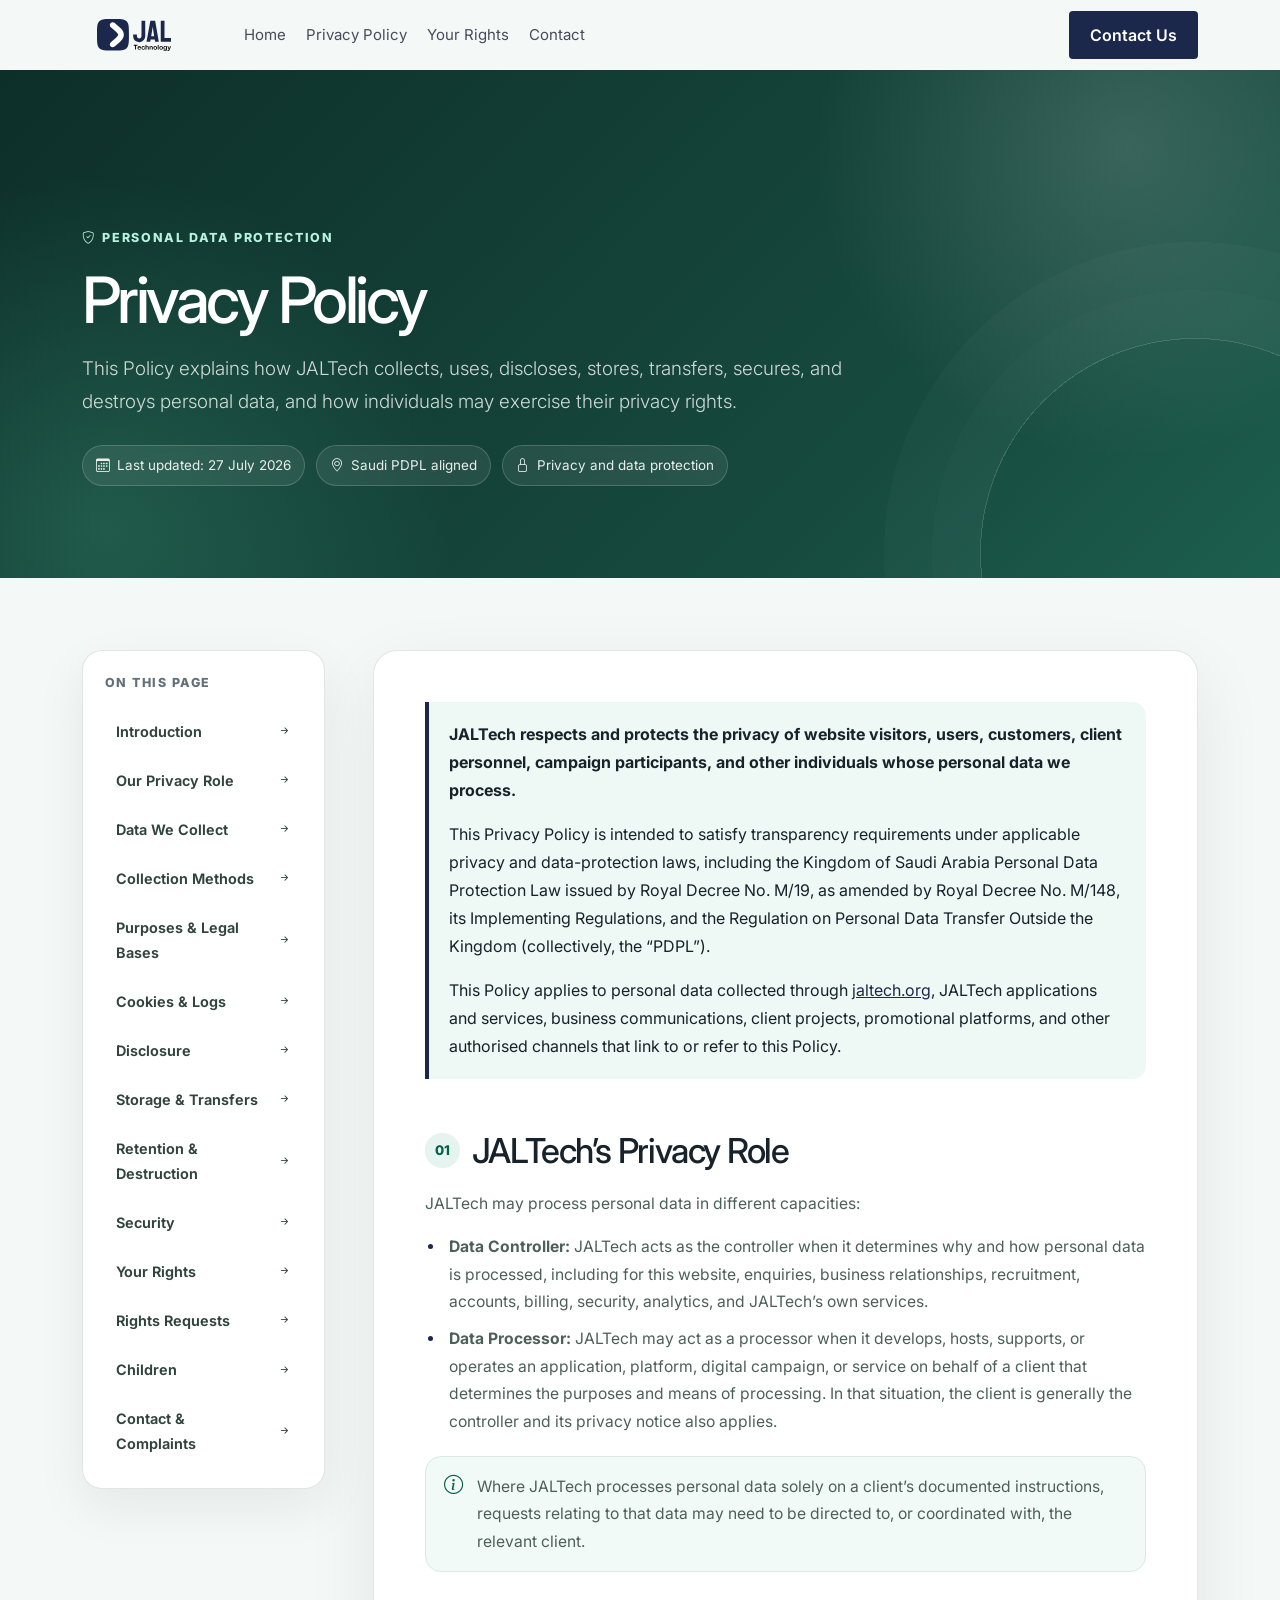
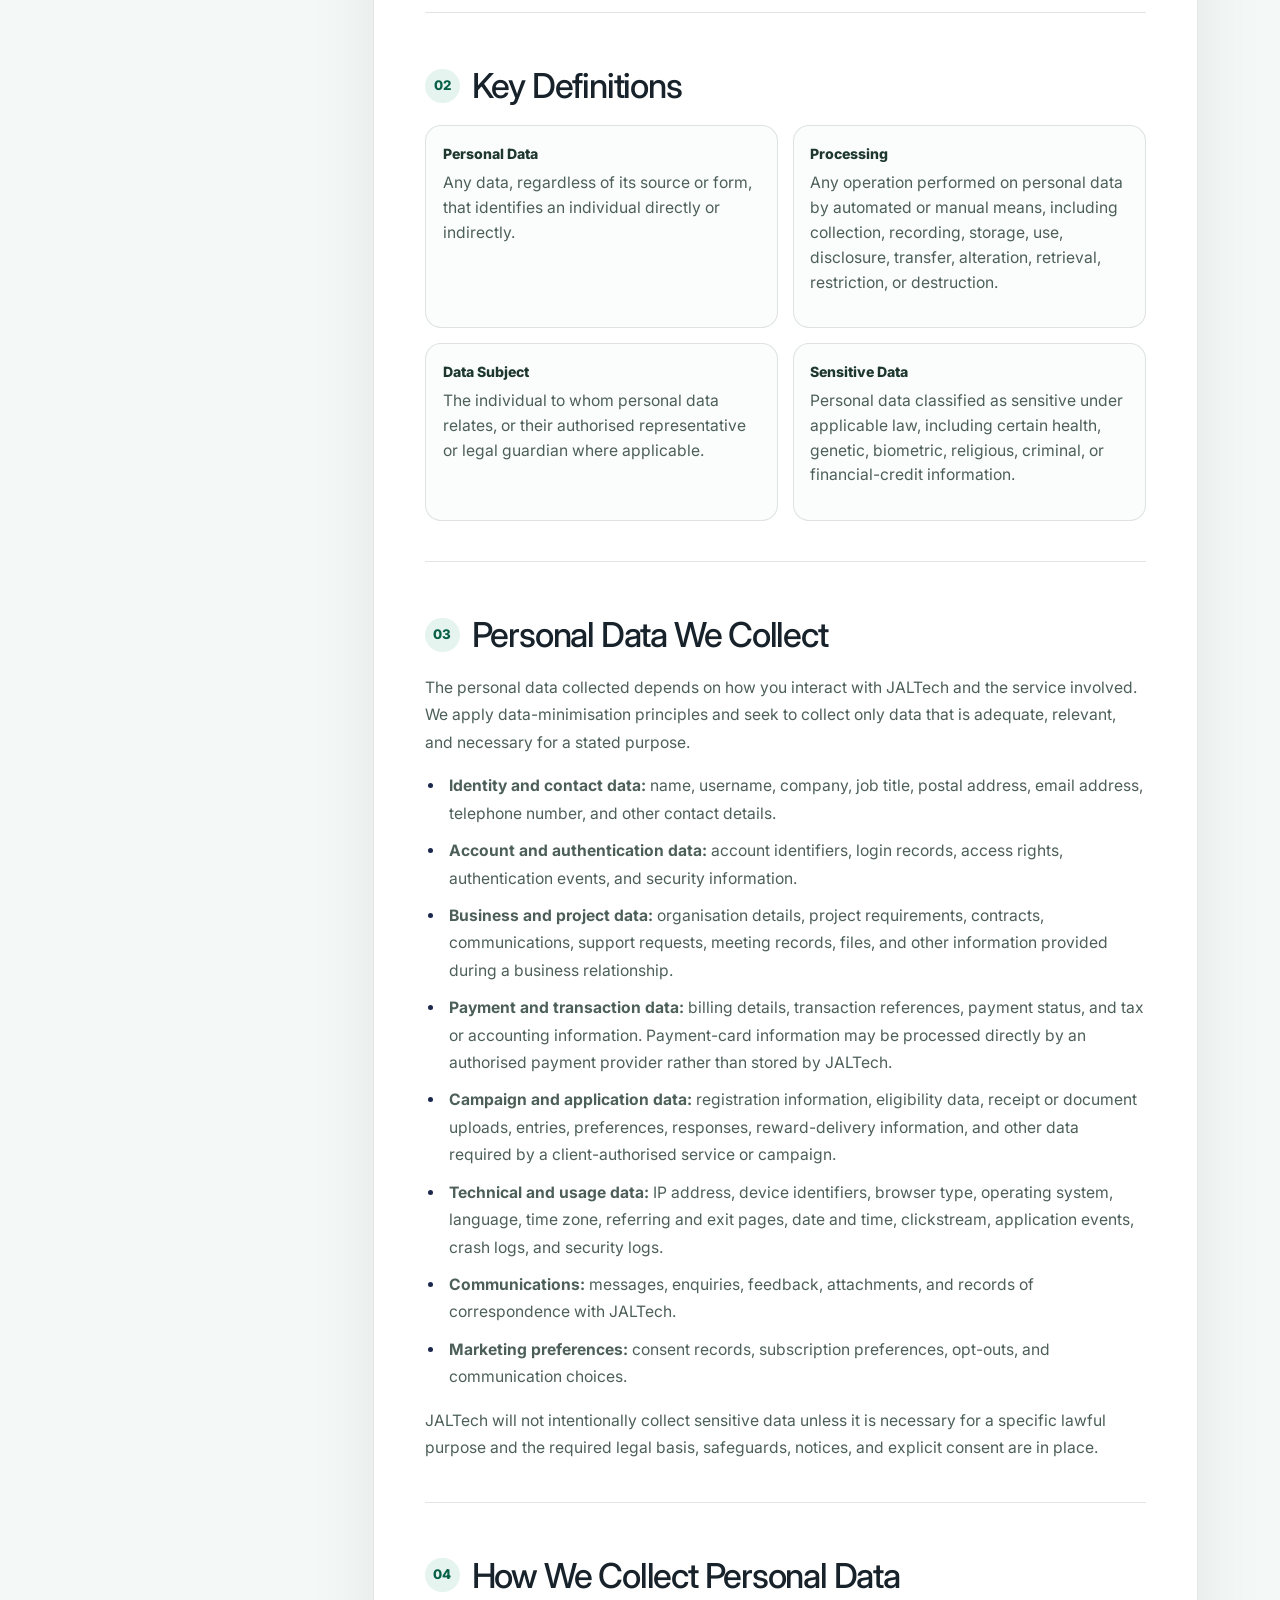
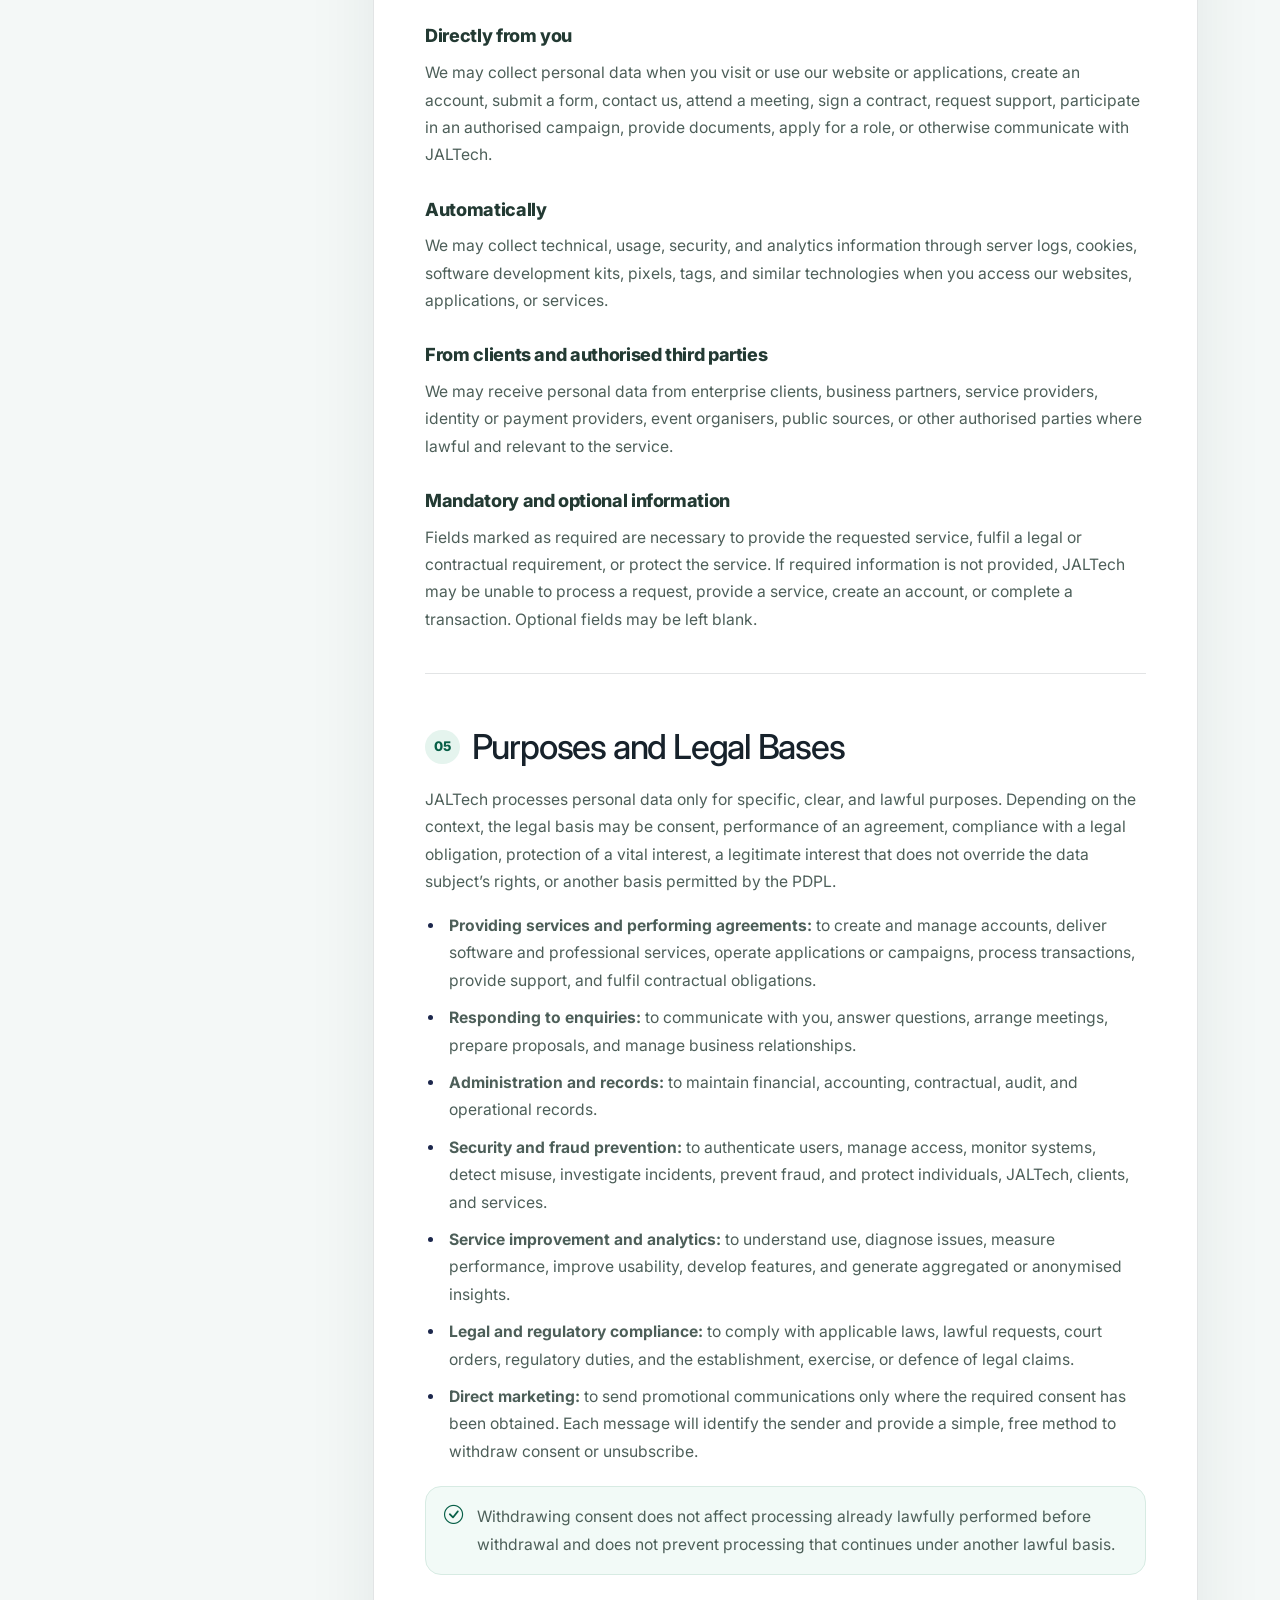
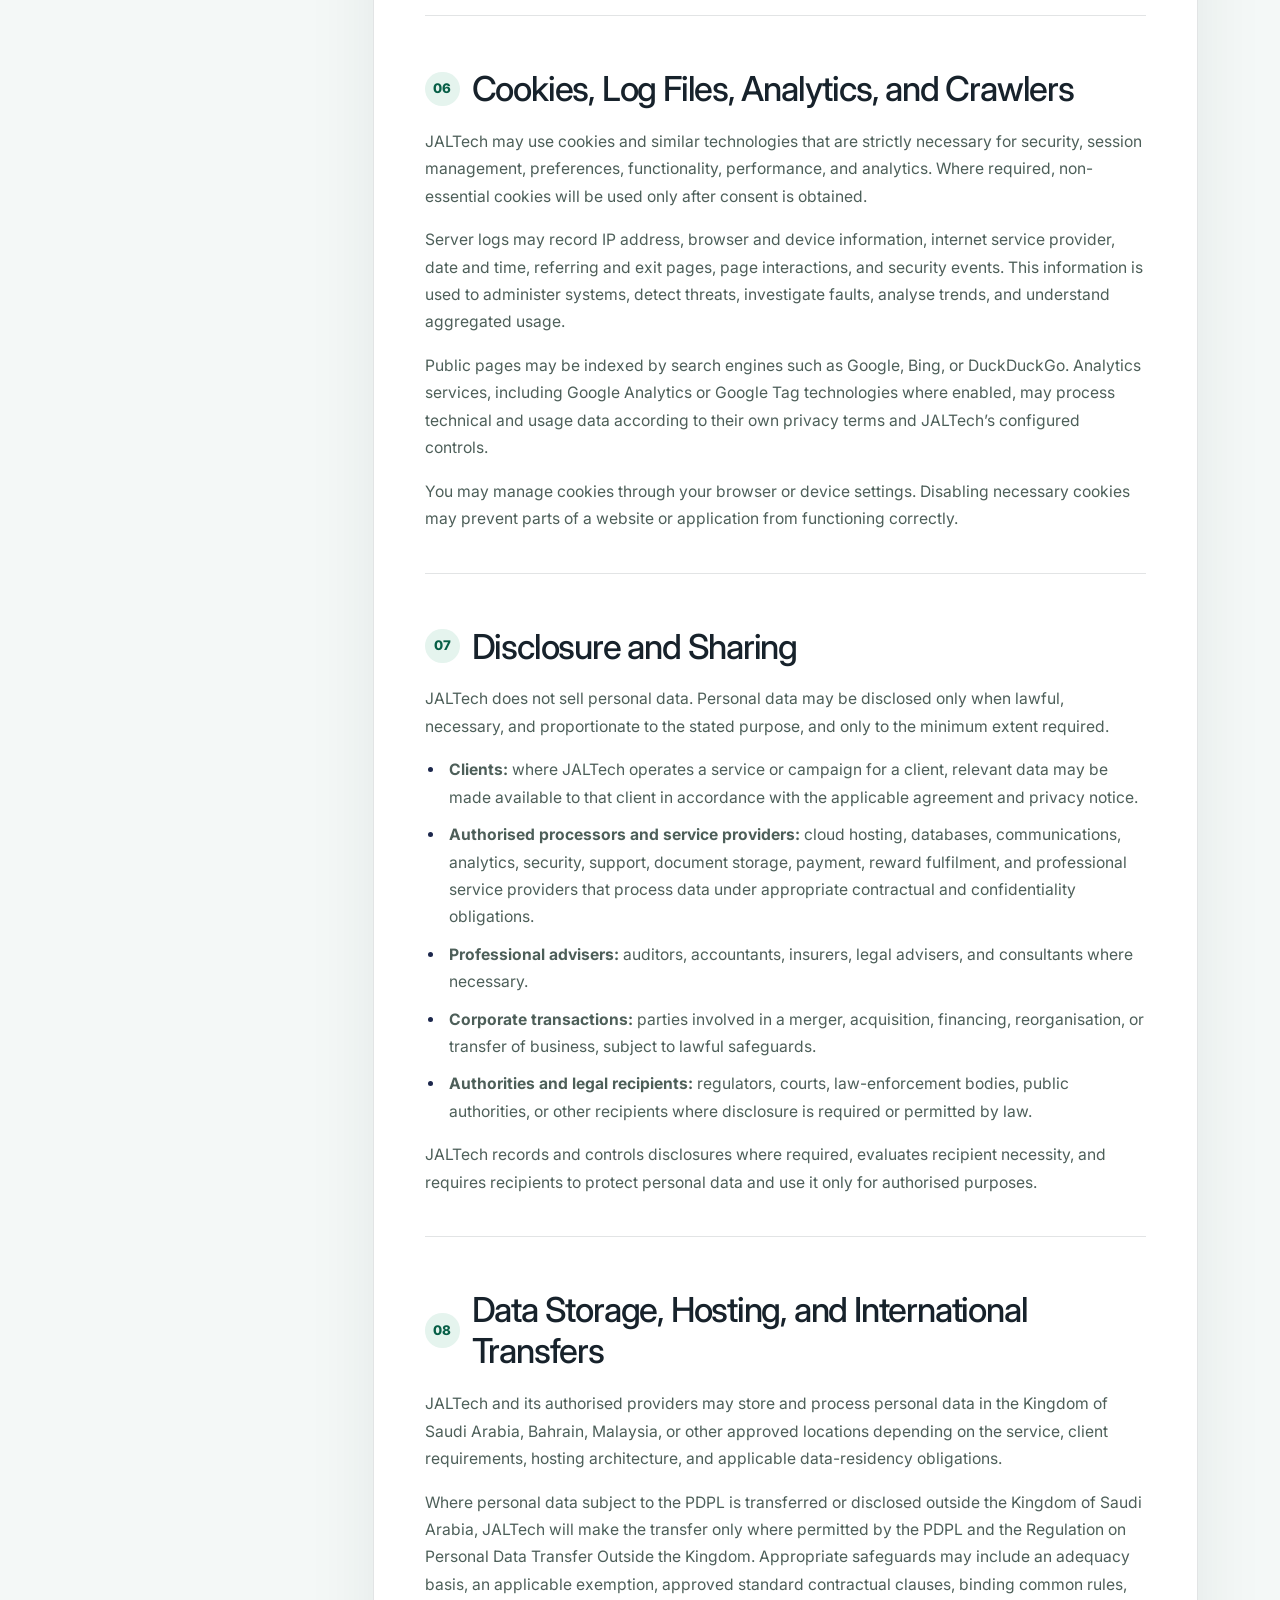
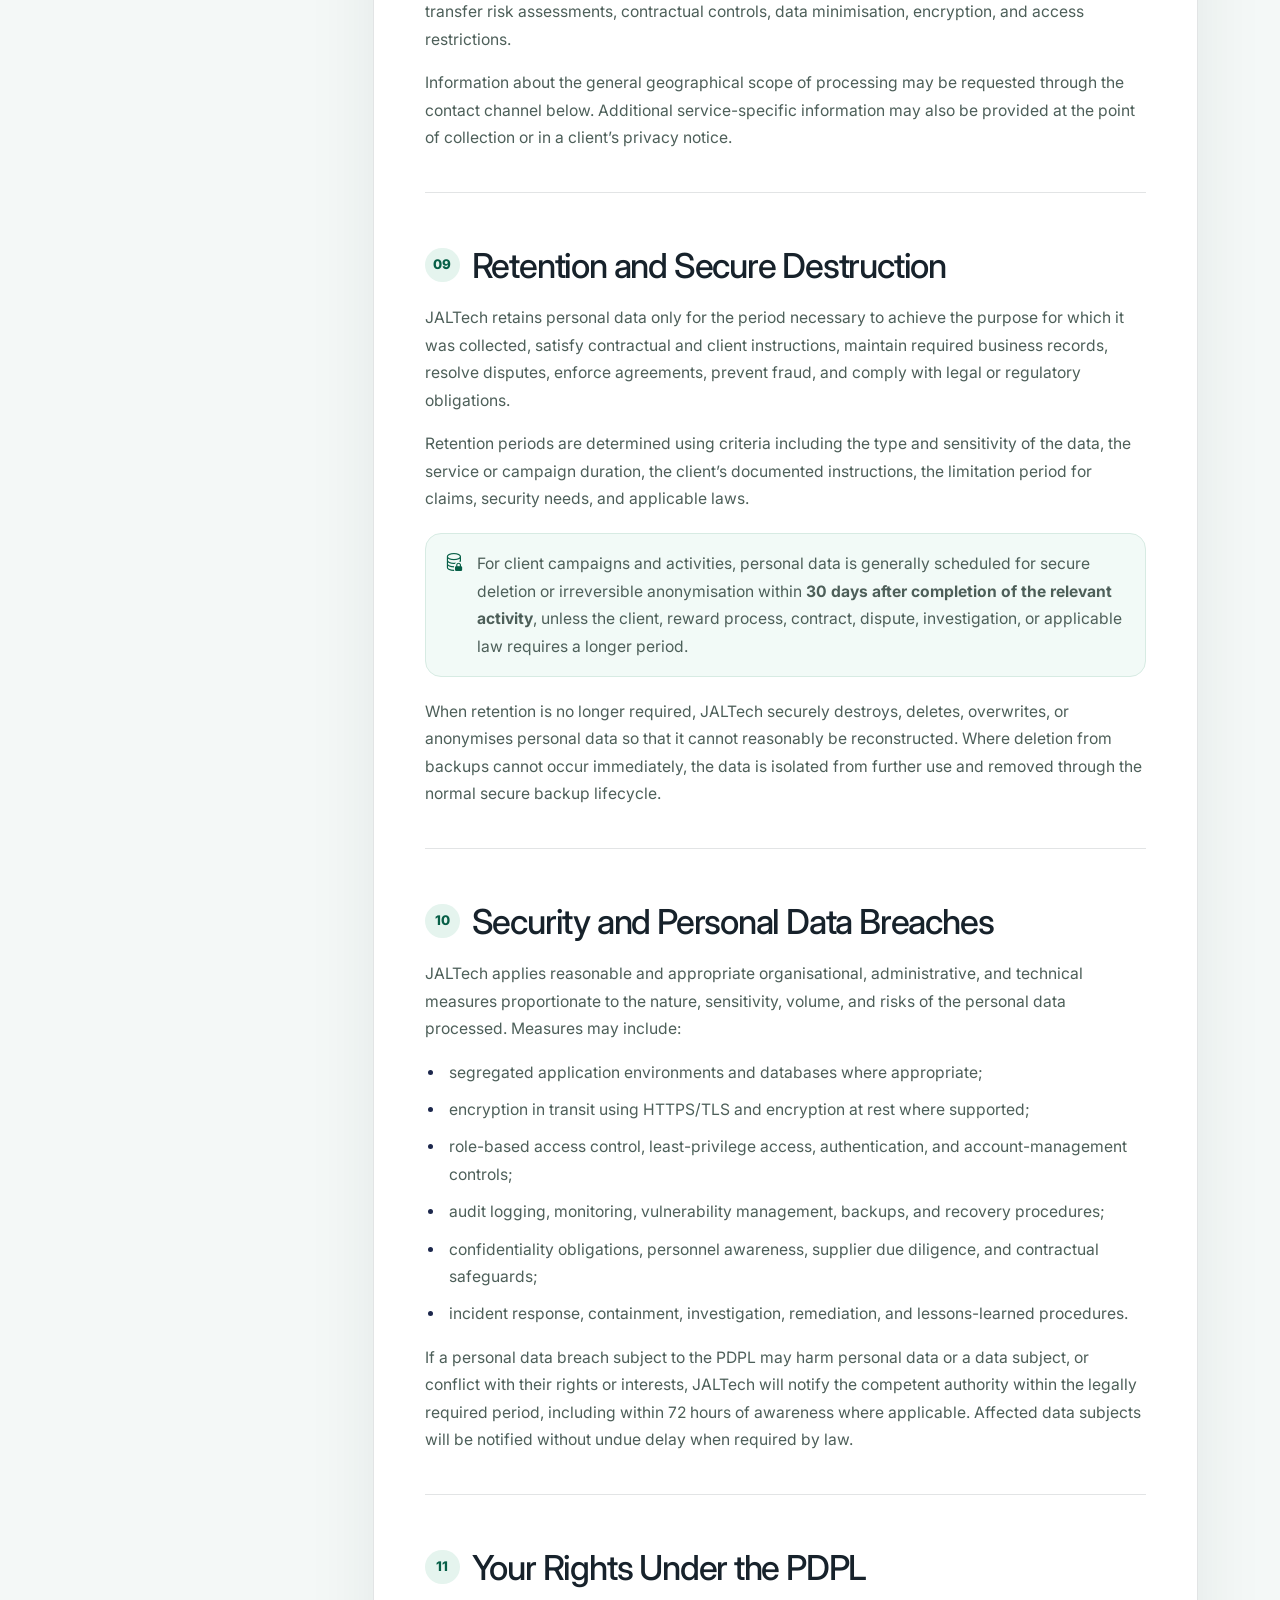
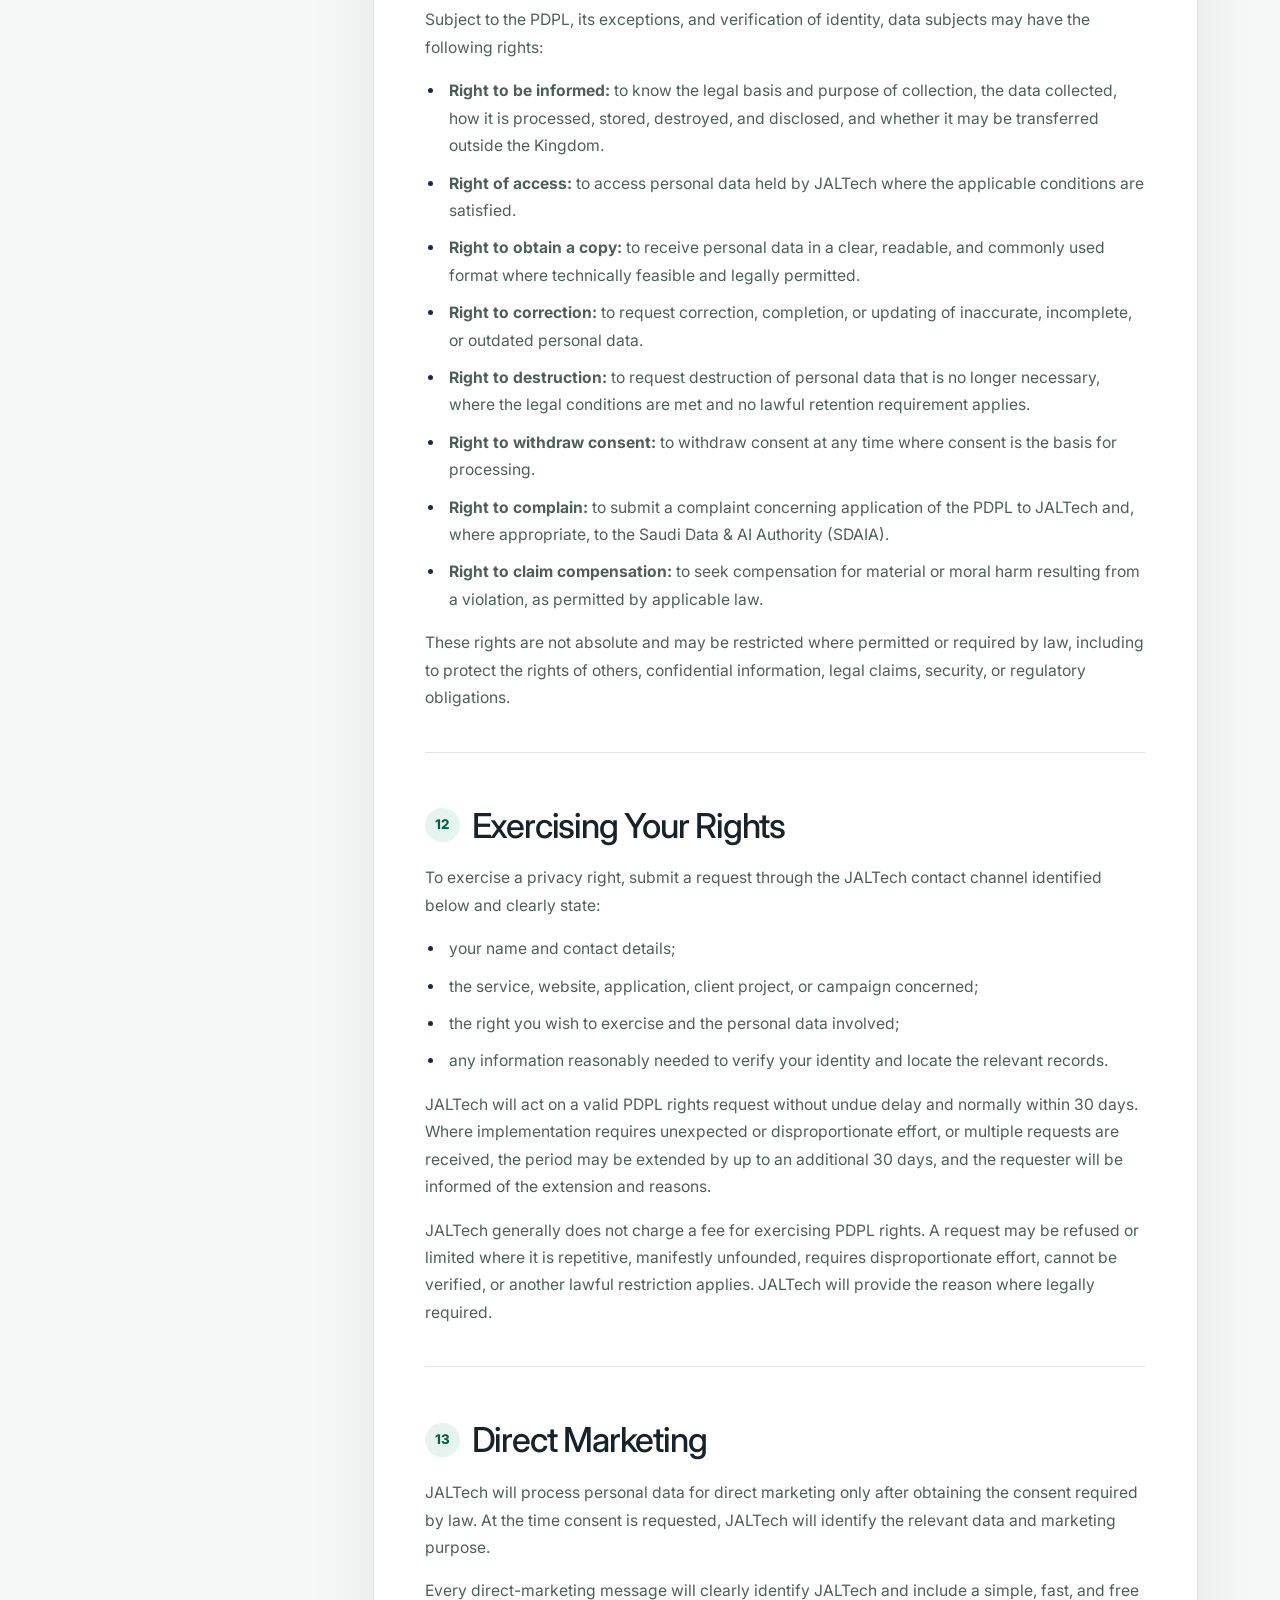
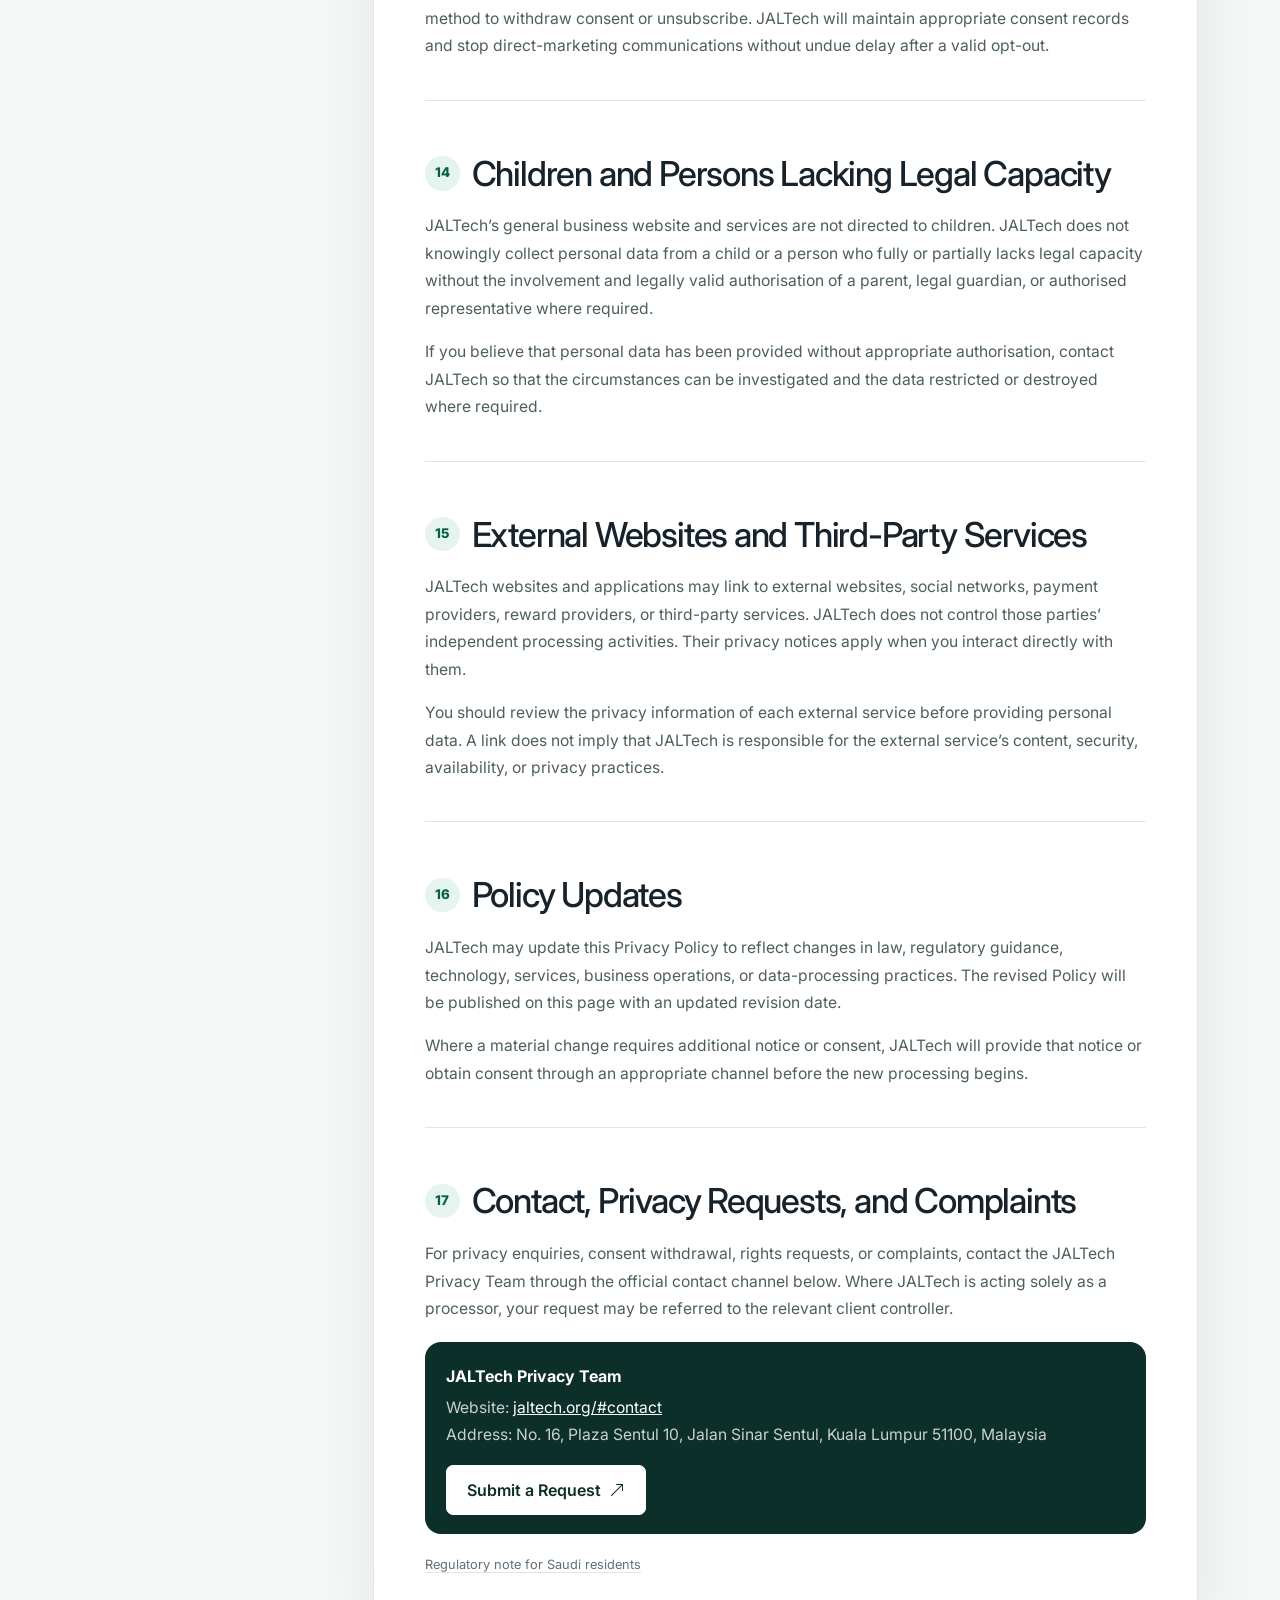
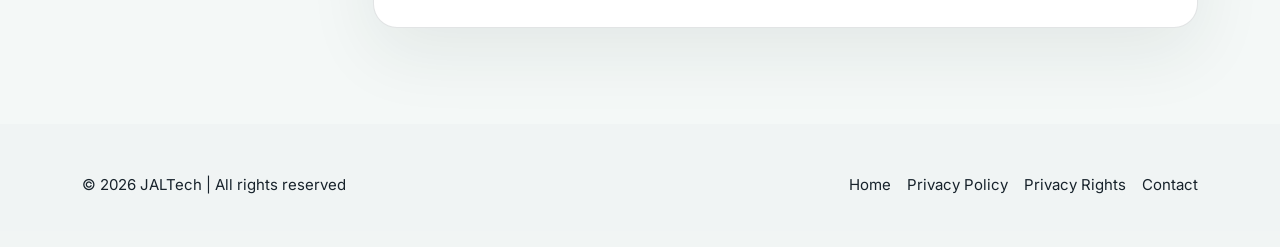
<file: privacy.html>
<!DOCTYPE html>
<html lang="en">

<head>
  <meta charset="utf-8">
  <meta name="viewport" content="width=device-width, initial-scale=1">
  <meta name="description" content="JALTech Privacy Policy describing how personal data is collected, used, disclosed, secured, retained, transferred, and protected in accordance with applicable privacy laws, including the Saudi Personal Data Protection Law (PDPL).">
  <meta name="robots" content="index, follow">
  <title>Privacy Policy | JALTech</title>
  <link rel="icon" href="favicon.svg" type="image/svg+xml">

  <!-- ======= Google Font ======= -->
  <link rel="preconnect" href="https://fonts.googleapis.com">
  <link rel="preconnect" href="https://fonts.gstatic.com" crossorigin>
  <link rel="preload" as="style" href="https://fonts.googleapis.com/css2?family=Inter:wght@100..900&amp;display=swap">
  <link rel="stylesheet" href="https://fonts.googleapis.com/css2?family=Inter:wght@100..900&amp;display=swap" media="print" onload="this.media='all'">
  <noscript><link rel="stylesheet" href="https://fonts.googleapis.com/css2?family=Inter:wght@100..900&amp;display=swap"></noscript>

  <!-- ======= Styles used by the main JALTech website ======= -->
  <link href="assets/vendors/bootstrap/bootstrap.min.css" rel="stylesheet">
  <link href="assets/vendors/bootstrap-icons/font/bootstrap-icons.min.css" rel="stylesheet" media="print" onload="this.media='all'">
  <noscript><link href="assets/vendors/bootstrap-icons/font/bootstrap-icons.min.css" rel="stylesheet"></noscript>
  <link href="assets/css/style.css" rel="stylesheet">

  <!-- ======= Page-specific legal document styles ======= -->
  <style>
    :root {
      --legal-ink: #17222b;
      --legal-muted: #61707b;
      --legal-border: rgba(23, 34, 43, 0.12);
      --legal-surface: #ffffff;
      --legal-soft: #f4f8f7;
      --legal-accent: var(--bs-primary, #087f5b);
      --legal-accent-dark: #075f47;
      --legal-hero: #0d2f29;
    }

    html {
      scroll-behavior: smooth;
      scroll-padding-top: 96px;
    }

    body {
      font-family: "Inter", sans-serif;
      color: var(--legal-ink);
      background: var(--legal-soft);
      line-height: 1.75;
    }

    /* reserve icon space so the icon font loading doesn't shift layout */
    .bi {
      display: inline-block;
      width: 1em;
      height: 1em;
      line-height: 1;
    }

    .legal-header.fbs__net-navbar {
      position: sticky;
      top: 0;
      z-index: 1030;
    }

    .legal-header .navbar-brand img {
      max-height: 38px;
      width: auto;
    }

    .legal-hero {
      position: relative;
      overflow: hidden;
      padding: 9.5rem 0 5.75rem;
      color: #ffffff;
      background:
        /* decorative rings (drawn as a background so they never cause layout shift) */
        radial-gradient(circle at calc(100% - 85px) calc(100% - 25px),
          transparent 214px,
          rgba(255, 255, 255, 0.16) 214px 215px,
          rgba(255, 255, 255, 0.035) 215px 263px,
          rgba(255, 255, 255, 0.025) 263px 311px,
          transparent 311px),
        radial-gradient(circle at 88% 15%, rgba(255, 255, 255, 0.15), transparent 26%),
        radial-gradient(circle at 8% 90%, rgba(92, 214, 170, 0.2), transparent 28%),
        linear-gradient(135deg, var(--legal-hero), #174b40 72%, #1c5f4f);
    }

    .legal-eyebrow {
      display: inline-flex;
      align-items: center;
      gap: 0.5rem;
      margin-bottom: 1.1rem;
      font-size: 0.78rem;
      font-weight: 800;
      letter-spacing: 0.13em;
      text-transform: uppercase;
      color: #b9f2dc;
    }

    .legal-hero h1 {
      max-width: 850px;
      margin-bottom: 1.25rem;
      color: #ffffff;
      font-size: clamp(2.35rem, 5vw, 4.75rem);
      line-height: 1.03;
      letter-spacing: -0.055em;
    }

    .legal-hero .lead {
      max-width: 760px;
      margin-bottom: 1.65rem;
      color: rgba(255, 255, 255, 0.8);
      font-size: clamp(1rem, 2vw, 1.18rem);
    }

    .legal-meta {
      display: flex;
      flex-wrap: wrap;
      gap: 0.7rem;
    }

    .legal-meta span {
      display: inline-flex;
      align-items: center;
      gap: 0.45rem;
      padding: 0.48rem 0.82rem;
      border: 1px solid rgba(255, 255, 255, 0.18);
      border-radius: 999px;
      background: rgba(255, 255, 255, 0.08);
      color: rgba(255, 255, 255, 0.9);
      font-size: 0.84rem;
      backdrop-filter: blur(8px);
    }

    .legal-layout {
      padding: 4.5rem 0 6rem;
    }

    .legal-sidebar {
      position: sticky;
      top: 105px;
      padding: 1.35rem;
      border: 1px solid var(--legal-border);
      border-radius: 1.25rem;
      background: var(--legal-surface);
      box-shadow: 0 18px 50px rgba(28, 48, 42, 0.07);
    }

    .legal-sidebar-title {
      margin-bottom: 0.9rem;
      font-size: 0.78rem;
      font-weight: 800;
      letter-spacing: 0.12em;
      text-transform: uppercase;
      color: var(--legal-muted);
    }

    .legal-toc {
      display: grid;
      gap: 0.25rem;
      margin: 0;
      padding: 0;
      list-style: none;
    }

    .legal-toc a {
      display: flex;
      align-items: center;
      justify-content: space-between;
      gap: 0.75rem;
      padding: 0.62rem 0.7rem;
      border-radius: 0.7rem;
      color: #30433d;
      font-size: 0.9rem;
      font-weight: 650;
      text-decoration: none;
      transition: 160ms ease;
    }

    .legal-toc a:hover,
    .legal-toc a:focus-visible {
      color: var(--legal-accent-dark);
      background: #eaf5f1;
      outline: none;
    }

    .legal-document {
      padding: clamp(1.35rem, 4vw, 3.4rem);
      border: 1px solid var(--legal-border);
      border-radius: 1.5rem;
      background: var(--legal-surface);
      box-shadow: 0 24px 70px rgba(28, 48, 42, 0.08);
    }

    .legal-intro {
      margin-bottom: 2rem;
      padding: 1.15rem 1.25rem;
      border-left: 4px solid var(--legal-accent);
      border-radius: 0 0.85rem 0.85rem 0;
      background: #eef8f4;
    }

    .legal-intro p:last-child {
      margin-bottom: 0;
    }

    .legal-section {
      padding-top: 1.2rem;
      scroll-margin-top: 110px;
    }

    .legal-section + .legal-section {
      margin-top: 2.5rem;
      padding-top: 3.25rem;
      border-top: 1px solid var(--legal-border);
    }

    .legal-section h2 {
      display: flex;
      align-items: center;
      gap: 0.75rem;
      margin-bottom: 1.15rem;
      color: var(--legal-ink);
      font-size: clamp(1.55rem, 3vw, 2.15rem);
      line-height: 1.2;
      letter-spacing: -0.035em;
    }

    .legal-section h2 .section-number {
      display: inline-grid;
      flex: 0 0 auto;
      width: 2.15rem;
      height: 2.15rem;
      place-items: center;
      border-radius: 50%;
      background: #e5f4ee;
      color: var(--legal-accent-dark);
      font-size: 0.83rem;
      font-weight: 800;
      letter-spacing: 0;
    }

    .legal-section h3 {
      margin-top: 1.85rem;
      margin-bottom: 0.75rem;
      color: #233a33;
      font-size: 1.13rem;
      font-weight: 780;
      letter-spacing: -0.02em;
    }

    .legal-section p,
    .legal-section li,
    .definition-card dd {
      color: #4d5f59;
      font-size: 0.98rem;
    }

    .legal-section p:last-child,
    .legal-section ul:last-child,
    .legal-section ol:last-child {
      margin-bottom: 0;
    }

    .legal-section ul,
    .legal-section ol {
      padding-left: 1.25rem;
    }

    .legal-section li {
      margin-bottom: 0.62rem;
      padding-left: 0.25rem;
    }

    .legal-section li::marker {
      color: var(--legal-accent);
      font-weight: 800;
    }

    .definition-grid {
      display: grid;
      grid-template-columns: repeat(2, minmax(0, 1fr));
      gap: 0.9rem;
      margin-top: 1.15rem;
    }

    .definition-card {
      height: 100%;
      padding: 1rem 1.05rem;
      border: 1px solid var(--legal-border);
      border-radius: 1rem;
      background: #fbfdfc;
    }

    .definition-card dt {
      margin-bottom: 0.3rem;
      color: #1e382f;
      font-size: 0.88rem;
      font-weight: 800;
    }

    .definition-card dd {
      margin: 0;
      line-height: 1.58;
    }

    .legal-callout {
      display: flex;
      gap: 0.9rem;
      margin: 1.3rem 0;
      padding: 1rem 1.1rem;
      border: 1px solid #d7ebe3;
      border-radius: 1rem;
      background: #f2faf7;
    }

    .legal-callout i {
      flex: 0 0 auto;
      margin-top: 0.12rem;
      color: var(--legal-accent-dark);
      font-size: 1.2rem;
    }

    .legal-callout p {
      margin: 0;
    }

    .legal-subcard {
      margin-top: 1rem;
      padding: 1.15rem;
      border: 1px solid var(--legal-border);
      border-radius: 1rem;
      background: #fbfcfc;
    }

    .legal-subcard h3:first-child {
      margin-top: 0;
    }

    .legal-contact {
      display: flex;
      flex-wrap: wrap;
      align-items: center;
      justify-content: space-between;
      gap: 1rem;
      margin-top: 1.25rem;
      padding: 1.2rem 1.3rem;
      border-radius: 1rem;
      background: var(--legal-hero);
      color: #ffffff;
    }

    .legal-contact p {
      margin: 0;
      color: rgba(255, 255, 255, 0.78);
    }

    .legal-contact a {
      color: #ffffff;
    }

    .legal-contact .btn {
      flex: 0 0 auto;
      border-color: #ffffff;
      background: #ffffff;
      color: var(--legal-hero);
    }

    .legal-contact .btn:hover {
      border-color: #d9f4e9;
      background: #d9f4e9;
      color: var(--legal-hero);
    }

    .legal-footer-links {
      display: flex;
      flex-wrap: wrap;
      gap: 1rem;
      justify-content: flex-end;
    }

    .legal-footer-links a {
      color: inherit;
      text-decoration: none;
    }

    .legal-footer-links a:hover {
      text-decoration: underline;
    }

    @media (max-width: 991.98px) {
      .legal-hero {
        padding-top: 8rem;
      }

      .legal-sidebar {
        position: static;
        margin-bottom: 1.5rem;
      }

      .legal-toc {
        grid-template-columns: repeat(2, minmax(0, 1fr));
      }
    }

    @media (max-width: 575.98px) {
      .legal-hero {
        padding: 7.25rem 0 4.25rem;
      }

      .legal-layout {
        padding: 2.5rem 0 4rem;
      }

      .legal-document {
        border-radius: 1.1rem;
      }

      .legal-toc,
      .definition-grid {
        grid-template-columns: 1fr;
      }

      .legal-contact {
        align-items: stretch;
      }

      .legal-contact .btn {
        width: 100%;
      }

      .legal-footer-links {
        justify-content: flex-start;
      }
    }

    @media print {
      .legal-header,
      .legal-sidebar,
      #back-to-top,
      .footer,
      .legal-contact .btn {
        display: none !important;
      }

      body,
      .legal-layout {
        background: #ffffff !important;
      }

      .legal-hero {
        padding: 2rem 0;
        color: #000000;
        background: #ffffff !important;
      }

      .legal-hero h1,
      .legal-hero .lead,
      .legal-meta span,
      .legal-eyebrow {
        color: #000000 !important;
      }

      .legal-document {
        padding: 0;
        border: 0;
        box-shadow: none;
      }

      .legal-section {
        break-inside: avoid;
      }
    }
    .legal-fineprint {
      margin-top: 1.25rem;
      font-size: 0.8rem;
      color: var(--legal-muted);
    }

    .legal-fineprint summary {
      cursor: pointer;
      list-style: none;
      display: inline;
      text-decoration: underline;
      text-decoration-color: var(--legal-border);
      text-underline-offset: 3px;
    }

    .legal-fineprint summary::-webkit-details-marker {
      display: none;
    }

    .legal-section .legal-fineprint p {
      margin-top: 0.5rem;
      font-size: 0.8rem;
      color: var(--legal-muted);
    }
  </style>

  <!-- ======= Apply theme before paint ======= -->
  <script>
    (function () {
      const storedTheme = localStorage.getItem("theme") || "light";
      document.documentElement.setAttribute("data-bs-theme", storedTheme);
    })();
  </script>
</head>

<body>
  <div class="site-wrap">
    <!-- ======= Header ======= -->
    <header class="legal-header fbs__net-navbar navbar navbar-expand-lg dark" aria-label="JALTech navigation">
      <div class="container d-flex align-items-center justify-content-between">
        <a class="navbar-brand w-auto" href="index.html" aria-label="JALTech home">
          <img class="logo dark img-fluid" src="assets/images/logo-dark.svg" alt="JALTech" width="104" height="38">
          <img class="logo light img-fluid" src="assets/images/logo-light.svg" alt="JALTech" width="104" height="38">
        </a>

        <div class="offcanvas offcanvas-start w-75" id="legal-nav" tabindex="-1" aria-labelledby="legal-nav-label">
          <div class="offcanvas-header">
            <div class="offcanvas-header-logo">
              <a class="logo-link" id="legal-nav-label" href="index.html">
                <img class="logo dark img-fluid" src="assets/images/logo-dark.svg" alt="JALTech" width="104" height="38">
                <img class="logo light img-fluid" src="assets/images/logo-light.svg" alt="JALTech" width="104" height="38">
              </a>
            </div>
            <button class="btn-close btn-close-black" type="button" data-bs-dismiss="offcanvas" aria-label="Close"></button>
          </div>

          <div class="offcanvas-body align-items-lg-center">
            <ul class="navbar-nav nav me-auto ps-lg-5 mb-2 mb-lg-0">
              <li class="nav-item"><a class="nav-link" href="index.html">Home</a></li>
              <li class="nav-item"><a class="nav-link" href="#policy">Privacy Policy</a></li>
              <li class="nav-item"><a class="nav-link" href="#rights">Your Rights</a></li>
              <li class="nav-item"><a class="nav-link" href="#contact">Contact</a></li>
            </ul>
          </div>
        </div>

        <div class="ms-auto w-auto">
          <div class="header-social d-flex align-items-center gap-1">
            <a class="btn btn-primary py-2" href="https://jaltech.org/#contact">Contact Us</a>
            <button class="fbs__net-navbar-toggler justify-content-center align-items-center ms-auto" type="button"
              data-bs-toggle="offcanvas" data-bs-target="#legal-nav" aria-controls="legal-nav"
              aria-label="Toggle navigation" aria-expanded="false">
              <svg class="fbs__net-icon-menu" xmlns="http://www.w3.org/2000/svg" width="24" height="24"
                viewBox="0 0 24 24" fill="none" stroke="currentColor" stroke-width="2" stroke-linecap="round"
                stroke-linejoin="round" aria-hidden="true">
                <line x1="21" x2="3" y1="6" y2="6"></line>
                <line x1="15" x2="3" y1="12" y2="12"></line>
                <line x1="17" x2="3" y1="18" y2="18"></line>
              </svg>
              <svg class="fbs__net-icon-close" xmlns="http://www.w3.org/2000/svg" width="24" height="24"
                viewBox="0 0 24 24" fill="none" stroke="currentColor" stroke-width="2" stroke-linecap="round"
                stroke-linejoin="round" aria-hidden="true">
                <path d="M18 6 6 18"></path>
                <path d="m6 6 12 12"></path>
              </svg>
            </button>
          </div>
        </div>
      </div>
    </header>
    <!-- End Header -->

    <main>
      <!-- ======= Hero ======= -->
      <section class="legal-hero">
        <div class="container position-relative" style="z-index: 1;">
          <span class="legal-eyebrow"><i class="bi bi-shield-check"></i> Personal Data Protection</span>
          <h1>Privacy Policy</h1>
          <p class="lead">This Policy explains how JALTech collects, uses, discloses, stores, transfers, secures, and destroys personal data, and how individuals may exercise their privacy rights.</p>
          <div class="legal-meta">
            <span><i class="bi bi-calendar3"></i> Last updated: 27 July 2026</span>
            <span><i class="bi bi-geo-alt"></i> Saudi PDPL aligned</span>
            <span><i class="bi bi-lock"></i> Privacy and data protection</span>
          </div>
        </div>
      </section>
      <!-- End Hero -->

      <section class="legal-layout" id="policy">
        <div class="container">
          <div class="row g-4 g-xl-5 align-items-start">
            <aside class="col-lg-3" aria-label="Contents">
              <nav class="legal-sidebar">
                <div class="legal-sidebar-title">On this page</div>
                <ul class="legal-toc">
                  <li><a href="#introduction">Introduction <i class="bi bi-arrow-right-short"></i></a></li>
                  <li><a href="#roles">Our Privacy Role <i class="bi bi-arrow-right-short"></i></a></li>
                  <li><a href="#data-collected">Data We Collect <i class="bi bi-arrow-right-short"></i></a></li>
                  <li><a href="#collection">Collection Methods <i class="bi bi-arrow-right-short"></i></a></li>
                  <li><a href="#purposes">Purposes &amp; Legal Bases <i class="bi bi-arrow-right-short"></i></a></li>
                  <li><a href="#cookies">Cookies &amp; Logs <i class="bi bi-arrow-right-short"></i></a></li>
                  <li><a href="#disclosure">Disclosure <i class="bi bi-arrow-right-short"></i></a></li>
                  <li><a href="#transfers">Storage &amp; Transfers <i class="bi bi-arrow-right-short"></i></a></li>
                  <li><a href="#retention">Retention &amp; Destruction <i class="bi bi-arrow-right-short"></i></a></li>
                  <li><a href="#security">Security <i class="bi bi-arrow-right-short"></i></a></li>
                  <li><a href="#rights">Your Rights <i class="bi bi-arrow-right-short"></i></a></li>
                  <li><a href="#requests">Rights Requests <i class="bi bi-arrow-right-short"></i></a></li>
                  <li><a href="#children">Children <i class="bi bi-arrow-right-short"></i></a></li>
                  <li><a href="#contact">Contact &amp; Complaints <i class="bi bi-arrow-right-short"></i></a></li>
                </ul>
              </nav>
            </aside>

            <div class="col-lg-9">
              <article class="legal-document">
                <div class="legal-intro" id="introduction">
                  <p><strong>JALTech respects and protects the privacy of website visitors, users, customers, client personnel, campaign participants, and other individuals whose personal data we process.</strong></p>
                  <p>This Privacy Policy is intended to satisfy transparency requirements under applicable privacy and data-protection laws, including the Kingdom of Saudi Arabia Personal Data Protection Law issued by Royal Decree No. M/19, as amended by Royal Decree No. M/148, its Implementing Regulations, and the Regulation on Personal Data Transfer Outside the Kingdom (collectively, the “PDPL”).</p>
                  <p>This Policy applies to personal data collected through <a href="https://jaltech.org/">jaltech.org</a>, JALTech applications and services, business communications, client projects, promotional platforms, and other authorised channels that link to or refer to this Policy.</p>
                </div>

                <section class="legal-section" id="roles">
                  <h2><span class="section-number">01</span> JALTech’s Privacy Role</h2>
                  <p>JALTech may process personal data in different capacities:</p>
                  <ul>
                    <li><strong>Data Controller:</strong> JALTech acts as the controller when it determines why and how personal data is processed, including for this website, enquiries, business relationships, recruitment, accounts, billing, security, analytics, and JALTech’s own services.</li>
                    <li><strong>Data Processor:</strong> JALTech may act as a processor when it develops, hosts, supports, or operates an application, platform, digital campaign, or service on behalf of a client that determines the purposes and means of processing. In that situation, the client is generally the controller and its privacy notice also applies.</li>
                  </ul>
                  <div class="legal-callout">
                    <i class="bi bi-info-circle" aria-hidden="true"></i>
                    <p>Where JALTech processes personal data solely on a client’s documented instructions, requests relating to that data may need to be directed to, or coordinated with, the relevant client.</p>
                  </div>
                </section>

                <section class="legal-section" id="definitions">
                  <h2><span class="section-number">02</span> Key Definitions</h2>
                  <div class="definition-grid">
                    <dl class="definition-card">
                      <dt>Personal Data</dt>
                      <dd>Any data, regardless of its source or form, that identifies an individual directly or indirectly.</dd>
                    </dl>
                    <dl class="definition-card">
                      <dt>Processing</dt>
                      <dd>Any operation performed on personal data by automated or manual means, including collection, recording, storage, use, disclosure, transfer, alteration, retrieval, restriction, or destruction.</dd>
                    </dl>
                    <dl class="definition-card">
                      <dt>Data Subject</dt>
                      <dd>The individual to whom personal data relates, or their authorised representative or legal guardian where applicable.</dd>
                    </dl>
                    <dl class="definition-card">
                      <dt>Sensitive Data</dt>
                      <dd>Personal data classified as sensitive under applicable law, including certain health, genetic, biometric, religious, criminal, or financial-credit information.</dd>
                    </dl>
                  </div>
                </section>

                <section class="legal-section" id="data-collected">
                  <h2><span class="section-number">03</span> Personal Data We Collect</h2>
                  <p>The personal data collected depends on how you interact with JALTech and the service involved. We apply data-minimisation principles and seek to collect only data that is adequate, relevant, and necessary for a stated purpose.</p>
                  <ul>
                    <li><strong>Identity and contact data:</strong> name, username, company, job title, postal address, email address, telephone number, and other contact details.</li>
                    <li><strong>Account and authentication data:</strong> account identifiers, login records, access rights, authentication events, and security information.</li>
                    <li><strong>Business and project data:</strong> organisation details, project requirements, contracts, communications, support requests, meeting records, files, and other information provided during a business relationship.</li>
                    <li><strong>Payment and transaction data:</strong> billing details, transaction references, payment status, and tax or accounting information. Payment-card information may be processed directly by an authorised payment provider rather than stored by JALTech.</li>
                    <li><strong>Campaign and application data:</strong> registration information, eligibility data, receipt or document uploads, entries, preferences, responses, reward-delivery information, and other data required by a client-authorised service or campaign.</li>
                    <li><strong>Technical and usage data:</strong> IP address, device identifiers, browser type, operating system, language, time zone, referring and exit pages, date and time, clickstream, application events, crash logs, and security logs.</li>
                    <li><strong>Communications:</strong> messages, enquiries, feedback, attachments, and records of correspondence with JALTech.</li>
                    <li><strong>Marketing preferences:</strong> consent records, subscription preferences, opt-outs, and communication choices.</li>
                  </ul>
                  <p>JALTech will not intentionally collect sensitive data unless it is necessary for a specific lawful purpose and the required legal basis, safeguards, notices, and explicit consent are in place.</p>
                </section>

                <section class="legal-section" id="collection">
                  <h2><span class="section-number">04</span> How We Collect Personal Data</h2>
                  <h3>Directly from you</h3>
                  <p>We may collect personal data when you visit or use our website or applications, create an account, submit a form, contact us, attend a meeting, sign a contract, request support, participate in an authorised campaign, provide documents, apply for a role, or otherwise communicate with JALTech.</p>

                  <h3>Automatically</h3>
                  <p>We may collect technical, usage, security, and analytics information through server logs, cookies, software development kits, pixels, tags, and similar technologies when you access our websites, applications, or services.</p>

                  <h3>From clients and authorised third parties</h3>
                  <p>We may receive personal data from enterprise clients, business partners, service providers, identity or payment providers, event organisers, public sources, or other authorised parties where lawful and relevant to the service.</p>

                  <h3>Mandatory and optional information</h3>
                  <p>Fields marked as required are necessary to provide the requested service, fulfil a legal or contractual requirement, or protect the service. If required information is not provided, JALTech may be unable to process a request, provide a service, create an account, or complete a transaction. Optional fields may be left blank.</p>
                </section>

                <section class="legal-section" id="purposes">
                  <h2><span class="section-number">05</span> Purposes and Legal Bases</h2>
                  <p>JALTech processes personal data only for specific, clear, and lawful purposes. Depending on the context, the legal basis may be consent, performance of an agreement, compliance with a legal obligation, protection of a vital interest, a legitimate interest that does not override the data subject’s rights, or another basis permitted by the PDPL.</p>
                  <ul>
                    <li><strong>Providing services and performing agreements:</strong> to create and manage accounts, deliver software and professional services, operate applications or campaigns, process transactions, provide support, and fulfil contractual obligations.</li>
                    <li><strong>Responding to enquiries:</strong> to communicate with you, answer questions, arrange meetings, prepare proposals, and manage business relationships.</li>
                    <li><strong>Administration and records:</strong> to maintain financial, accounting, contractual, audit, and operational records.</li>
                    <li><strong>Security and fraud prevention:</strong> to authenticate users, manage access, monitor systems, detect misuse, investigate incidents, prevent fraud, and protect individuals, JALTech, clients, and services.</li>
                    <li><strong>Service improvement and analytics:</strong> to understand use, diagnose issues, measure performance, improve usability, develop features, and generate aggregated or anonymised insights.</li>
                    <li><strong>Legal and regulatory compliance:</strong> to comply with applicable laws, lawful requests, court orders, regulatory duties, and the establishment, exercise, or defence of legal claims.</li>
                    <li><strong>Direct marketing:</strong> to send promotional communications only where the required consent has been obtained. Each message will identify the sender and provide a simple, free method to withdraw consent or unsubscribe.</li>
                  </ul>
                  <div class="legal-callout">
                    <i class="bi bi-check-circle" aria-hidden="true"></i>
                    <p>Withdrawing consent does not affect processing already lawfully performed before withdrawal and does not prevent processing that continues under another lawful basis.</p>
                  </div>
                </section>

                <section class="legal-section" id="cookies">
                  <h2><span class="section-number">06</span> Cookies, Log Files, Analytics, and Crawlers</h2>
                  <p>JALTech may use cookies and similar technologies that are strictly necessary for security, session management, preferences, functionality, performance, and analytics. Where required, non-essential cookies will be used only after consent is obtained.</p>
                  <p>Server logs may record IP address, browser and device information, internet service provider, date and time, referring and exit pages, page interactions, and security events. This information is used to administer systems, detect threats, investigate faults, analyse trends, and understand aggregated usage.</p>
                  <p>Public pages may be indexed by search engines such as Google, Bing, or DuckDuckGo. Analytics services, including Google Analytics or Google Tag technologies where enabled, may process technical and usage data according to their own privacy terms and JALTech’s configured controls.</p>
                  <p>You may manage cookies through your browser or device settings. Disabling necessary cookies may prevent parts of a website or application from functioning correctly.</p>
                </section>

                <section class="legal-section" id="disclosure">
                  <h2><span class="section-number">07</span> Disclosure and Sharing</h2>
                  <p>JALTech does not sell personal data. Personal data may be disclosed only when lawful, necessary, and proportionate to the stated purpose, and only to the minimum extent required.</p>
                  <ul>
                    <li><strong>Clients:</strong> where JALTech operates a service or campaign for a client, relevant data may be made available to that client in accordance with the applicable agreement and privacy notice.</li>
                    <li><strong>Authorised processors and service providers:</strong> cloud hosting, databases, communications, analytics, security, support, document storage, payment, reward fulfilment, and professional service providers that process data under appropriate contractual and confidentiality obligations.</li>
                    <li><strong>Professional advisers:</strong> auditors, accountants, insurers, legal advisers, and consultants where necessary.</li>
                    <li><strong>Corporate transactions:</strong> parties involved in a merger, acquisition, financing, reorganisation, or transfer of business, subject to lawful safeguards.</li>
                    <li><strong>Authorities and legal recipients:</strong> regulators, courts, law-enforcement bodies, public authorities, or other recipients where disclosure is required or permitted by law.</li>
                  </ul>
                  <p>JALTech records and controls disclosures where required, evaluates recipient necessity, and requires recipients to protect personal data and use it only for authorised purposes.</p>
                </section>

                <section class="legal-section" id="transfers">
                  <h2><span class="section-number">08</span> Data Storage, Hosting, and International Transfers</h2>
                  <p>JALTech and its authorised providers may store and process personal data in the Kingdom of Saudi Arabia, Bahrain, Malaysia, or other approved locations depending on the service, client requirements, hosting architecture, and applicable data-residency obligations.</p>
                  <p>Where personal data subject to the PDPL is transferred or disclosed outside the Kingdom of Saudi Arabia, JALTech will make the transfer only where permitted by the PDPL and the Regulation on Personal Data Transfer Outside the Kingdom. Appropriate safeguards may include an adequacy basis, an applicable exemption, approved standard contractual clauses, binding common rules, transfer risk assessments, contractual controls, data minimisation, encryption, and access restrictions.</p>
                  <p>Information about the general geographical scope of processing may be requested through the contact channel below. Additional service-specific information may also be provided at the point of collection or in a client’s privacy notice.</p>
                </section>

                <section class="legal-section" id="retention">
                  <h2><span class="section-number">09</span> Retention and Secure Destruction</h2>
                  <p>JALTech retains personal data only for the period necessary to achieve the purpose for which it was collected, satisfy contractual and client instructions, maintain required business records, resolve disputes, enforce agreements, prevent fraud, and comply with legal or regulatory obligations.</p>
                  <p>Retention periods are determined using criteria including the type and sensitivity of the data, the service or campaign duration, the client’s documented instructions, the limitation period for claims, security needs, and applicable laws.</p>
                  <div class="legal-callout">
                    <i class="bi bi-database-lock" aria-hidden="true"></i>
                    <p>For client campaigns and activities, personal data is generally scheduled for secure deletion or irreversible anonymisation within <strong>30 days after completion of the relevant activity</strong>, unless the client, reward process, contract, dispute, investigation, or applicable law requires a longer period.</p>
                  </div>
                  <p>When retention is no longer required, JALTech securely destroys, deletes, overwrites, or anonymises personal data so that it cannot reasonably be reconstructed. Where deletion from backups cannot occur immediately, the data is isolated from further use and removed through the normal secure backup lifecycle.</p>
                </section>

                <section class="legal-section" id="security">
                  <h2><span class="section-number">10</span> Security and Personal Data Breaches</h2>
                  <p>JALTech applies reasonable and appropriate organisational, administrative, and technical measures proportionate to the nature, sensitivity, volume, and risks of the personal data processed. Measures may include:</p>
                  <ul>
                    <li>segregated application environments and databases where appropriate;</li>
                    <li>encryption in transit using HTTPS/TLS and encryption at rest where supported;</li>
                    <li>role-based access control, least-privilege access, authentication, and account-management controls;</li>
                    <li>audit logging, monitoring, vulnerability management, backups, and recovery procedures;</li>
                    <li>confidentiality obligations, personnel awareness, supplier due diligence, and contractual safeguards;</li>
                    <li>incident response, containment, investigation, remediation, and lessons-learned procedures.</li>
                  </ul>
                  <p>If a personal data breach subject to the PDPL may harm personal data or a data subject, or conflict with their rights or interests, JALTech will notify the competent authority within the legally required period, including within 72 hours of awareness where applicable. Affected data subjects will be notified without undue delay when required by law.</p>
                </section>

                <section class="legal-section" id="rights">
                  <h2><span class="section-number">11</span> Your Rights Under the PDPL</h2>
                  <p>Subject to the PDPL, its exceptions, and verification of identity, data subjects may have the following rights:</p>
                  <ul>
                    <li><strong>Right to be informed:</strong> to know the legal basis and purpose of collection, the data collected, how it is processed, stored, destroyed, and disclosed, and whether it may be transferred outside the Kingdom.</li>
                    <li><strong>Right of access:</strong> to access personal data held by JALTech where the applicable conditions are satisfied.</li>
                    <li><strong>Right to obtain a copy:</strong> to receive personal data in a clear, readable, and commonly used format where technically feasible and legally permitted.</li>
                    <li><strong>Right to correction:</strong> to request correction, completion, or updating of inaccurate, incomplete, or outdated personal data.</li>
                    <li><strong>Right to destruction:</strong> to request destruction of personal data that is no longer necessary, where the legal conditions are met and no lawful retention requirement applies.</li>
                    <li><strong>Right to withdraw consent:</strong> to withdraw consent at any time where consent is the basis for processing.</li>
                    <li><strong>Right to complain:</strong> to submit a complaint concerning application of the PDPL to JALTech and, where appropriate, to the Saudi Data &amp; AI Authority (SDAIA).</li>
                    <li><strong>Right to claim compensation:</strong> to seek compensation for material or moral harm resulting from a violation, as permitted by applicable law.</li>
                  </ul>
                  <p>These rights are not absolute and may be restricted where permitted or required by law, including to protect the rights of others, confidential information, legal claims, security, or regulatory obligations.</p>
                </section>

                <section class="legal-section" id="requests">
                  <h2><span class="section-number">12</span> Exercising Your Rights</h2>
                  <p>To exercise a privacy right, submit a request through the JALTech contact channel identified below and clearly state:</p>
                  <ul>
                    <li>your name and contact details;</li>
                    <li>the service, website, application, client project, or campaign concerned;</li>
                    <li>the right you wish to exercise and the personal data involved;</li>
                    <li>any information reasonably needed to verify your identity and locate the relevant records.</li>
                  </ul>
                  <p>JALTech will act on a valid PDPL rights request without undue delay and normally within 30 days. Where implementation requires unexpected or disproportionate effort, or multiple requests are received, the period may be extended by up to an additional 30 days, and the requester will be informed of the extension and reasons.</p>
                  <p>JALTech generally does not charge a fee for exercising PDPL rights. A request may be refused or limited where it is repetitive, manifestly unfounded, requires disproportionate effort, cannot be verified, or another lawful restriction applies. JALTech will provide the reason where legally required.</p>
                </section>

                <section class="legal-section" id="marketing">
                  <h2><span class="section-number">13</span> Direct Marketing</h2>
                  <p>JALTech will process personal data for direct marketing only after obtaining the consent required by law. At the time consent is requested, JALTech will identify the relevant data and marketing purpose.</p>
                  <p>Every direct-marketing message will clearly identify JALTech and include a simple, fast, and free method to withdraw consent or unsubscribe. JALTech will maintain appropriate consent records and stop direct-marketing communications without undue delay after a valid opt-out.</p>
                </section>

                <section class="legal-section" id="children">
                  <h2><span class="section-number">14</span> Children and Persons Lacking Legal Capacity</h2>
                  <p>JALTech’s general business website and services are not directed to children. JALTech does not knowingly collect personal data from a child or a person who fully or partially lacks legal capacity without the involvement and legally valid authorisation of a parent, legal guardian, or authorised representative where required.</p>
                  <p>If you believe that personal data has been provided without appropriate authorisation, contact JALTech so that the circumstances can be investigated and the data restricted or destroyed where required.</p>
                </section>

                <section class="legal-section" id="third-parties">
                  <h2><span class="section-number">15</span> External Websites and Third-Party Services</h2>
                  <p>JALTech websites and applications may link to external websites, social networks, payment providers, reward providers, or third-party services. JALTech does not control those parties’ independent processing activities. Their privacy notices apply when you interact directly with them.</p>
                  <p>You should review the privacy information of each external service before providing personal data. A link does not imply that JALTech is responsible for the external service’s content, security, availability, or privacy practices.</p>
                </section>

                <section class="legal-section" id="updates">
                  <h2><span class="section-number">16</span> Policy Updates</h2>
                  <p>JALTech may update this Privacy Policy to reflect changes in law, regulatory guidance, technology, services, business operations, or data-processing practices. The revised Policy will be published on this page with an updated revision date.</p>
                  <p>Where a material change requires additional notice or consent, JALTech will provide that notice or obtain consent through an appropriate channel before the new processing begins.</p>
                </section>

                <section class="legal-section" id="contact">
                  <h2><span class="section-number">17</span> Contact, Privacy Requests, and Complaints</h2>
                  <p>For privacy enquiries, consent withdrawal, rights requests, or complaints, contact the JALTech Privacy Team through the official contact channel below. Where JALTech is acting solely as a processor, your request may be referred to the relevant client controller.</p>
                  <div class="legal-contact">
                    <div>
                      <strong class="d-block mb-1">JALTech Privacy Team</strong>
                      <p>Website: <a href="https://jaltech.org/#contact">jaltech.org/#contact</a><br>
                      Address: No. 16, Plaza Sentul 10, Jalan Sinar Sentul, Kuala Lumpur 51100, Malaysia</p>
                    </div>
                    <a class="btn" href="https://jaltech.org/#contact">
                      Submit a Request <i class="bi bi-arrow-up-right ms-1"></i>
                    </a>
                  </div>

                  <details class="legal-fineprint">
                    <summary>Regulatory note for Saudi residents</summary>
                    <p>If your concern relates to personal data subject to the Saudi PDPL and you are not satisfied with JALTech’s response, you may submit a complaint to the Saudi Data &amp; AI Authority (SDAIA) through the National Data Governance Platform at <a href="https://dgp.sdaia.gov.sa/" target="_blank" rel="noopener noreferrer">dgp.sdaia.gov.sa</a>, subject to the procedures and time limits prescribed by law.</p>
                  </details>
                </section>
              </article>
            </div>
          </div>
        </div>
      </section>

      <!-- ======= Footer ======= -->
      <footer class="footer pt-5 pb-5">
        <div class="container">
          <div class="row align-items-center g-3">
            <div class="col-lg-7 text-center text-lg-start">
              &copy; <script>document.write(new Date().getFullYear());</script> JALTech | All rights reserved
            </div>
            <div class="col-lg-5">
              <div class="legal-footer-links text-center text-lg-end">
                <a href="index.html">Home</a>
                <a href="#policy">Privacy Policy</a>
                <a href="#rights">Privacy Rights</a>
                <a href="https://jaltech.org/#contact">Contact</a>
              </div>
            </div>
          </div>
        </div>
      </footer>
      <!-- End Footer -->
    </main>
  </div>

  <button id="back-to-top" aria-label="Back to top"><i class="bi bi-arrow-up-short"></i></button>

  <!-- ======= JavaScripts used by the main JALTech website ======= -->
  <script src="assets/vendors/bootstrap/bootstrap.bundle.min.js"></script>
  <script src="assets/js/custom.js"></script>

  <script>
    document.addEventListener("DOMContentLoaded", function () {
      if (window.AOS) {
        AOS.init({ once: true, duration: 650, easing: "ease-out-cubic" });
      }

      document.querySelectorAll("#legal-nav a[href^='#']").forEach(function (link) {
        link.addEventListener("click", function () {
          const nav = document.getElementById("legal-nav");
          if (nav && window.bootstrap) {
            const instance = bootstrap.Offcanvas.getInstance(nav);
            if (instance) instance.hide();
          }
        });
      });
    });
  </script>
</body>

</html>
</file>
<file: assets/css/style.css>
/*
Template name: Nova
Template author: FreeBootstrap.net
Author website: https://freebootstrap.net/
License: https://freebootstrap.net/license
Buy Pro
*/
:root,
[data-bs-theme=light] {
  --bs-body-bg: #ffffff;
  --bs-body-color: #494B5B;
  --bs-primary: #1C274C;
  --bs-primary-rgb: 33, 92, 92;
  --bs-primary-hover: #000000;
  --bs-primary-hover-rgb: 20, 75, 75;
  --bs-secondary: #D9D9D9;
  --bs-secondary-rgb: 204, 232, 201;
  --bs-heading-color: #16181B;
  --inverse-color: #494B5B;
  --inverse-color-rgb: 73, 75, 91;
  --bs-link-color: var(--bs-primary);
  --nav-bg: #ffffff;
  --nav-color: #fff;
  --nav-hover-color: #1f6bff;
  --dropdown-bg: #ffffff;
  --dropdown-color: #1f6bff;
  --dropdown-hover-bg: #f7f7f7;
  --nav-inverse: #000000;
  --nav-inverse-alt: #ffffff;
}

body {
  font: 1rem/1.7 "Inter", sans-serif;
  background-color: var(--bs-body-bg);
  color: var(--bs-body-color);
  -webkit-font-smoothing: antialiased;
  -moz-osx-font-smoothing: grayscale;
}

.site-wrap {
  position: relative;
}

.text-bg-custom {
  background-color: var(--bs-primary);
  color: #fff !important;
  font-size: 8px;
  font-weight: 800;
}

::-moz-selection {
  background-color: var(--bs-black);
  color: var(--bs-white);
}

::selection {
  background-color: var(--bs-black);
  color: var(--bs-white);
}

a {
  -webkit-transition: 0.3s all ease-in-out;
  transition: 0.3s all ease-in-out;
  color: var(--bs-primary);
  text-decoration: underline;
}
a:hover {
  text-decoration: none;
}

h1,
h2,
h3,
h4,
h5,
h6 {
  color: var(--bs-heading-color);
}

.container {
  max-width: 1140px;
}

.section {
  padding: 70px 0;
  scroll-margin-top: 60px;
}
@media (max-width: 767.98px) {
  .section {
    padding: 40px 0;
  }
}
.section.first-section {
  padding-top: 100px;
}
@media (min-width: 992px) {
  .section.first-section {
    padding-top: 130px;
  }
}

.text-heading-color {
  color: var(--bs-heading-color);
}

.shadow-sm {
  -webkit-box-shadow: 0 0.125rem 0.25rem 0 rgba(var(--bs-black-rgb), 0.05) !important;
          box-shadow: 0 0.125rem 0.25rem 0 rgba(var(--bs-black-rgb), 0.05) !important;
}

.shadow {
  -webkit-box-shadow: 0 0.5rem 1rem 0 rgba(var(--bs-black-rgb), 0.05) !important;
          box-shadow: 0 0.5rem 1rem 0 rgba(var(--bs-black-rgb), 0.05) !important;
}

.shadow-lg {
  -webkit-box-shadow: 0 1rem 3rem 0 rgba(var(--bs-black-rgb), 0.05) !important;
          box-shadow: 0 1rem 3rem 0 rgba(var(--bs-black-rgb), 0.05) !important;
}

.list-checked {
  padding: 0;
  margin: 0;
  color: var(--bs-body-color);
}
.list-checked li {
  position: relative;
  margin-bottom: 10px;
  display: -webkit-box;
  display: -ms-flexbox;
  display: flex;
  -webkit-box-align: start;
      -ms-flex-align: start;
          align-items: start;
  gap: 10px;
}
.list-checked li i {
  width: 30px;
  height: 30px;
  text-align: center;
  line-height: 30px;
  display: inline-block;
  background-color: rgba(var(--bs-primary-rgb), 0.1);
  border-radius: 50%;
  color: var(--bs-primary);
  font-size: 20px;
}
.list-checked li:before {
  position: absolute;
  display: inline-block;
  left: 0;
  content: "";
  vertical-align: -0.125em;
  background-repeat: no-repeat;
  background-position: right center;
  background-size: 1.5625rem 1.5625rem;
  width: 1.5625rem;
  height: 1.5625rem;
}

.btn {
  padding: 12px 20px;
  background-color: var(--bs-primary);
  color: var(--bs-white);
  border: 1px solid transparent;
  border-radius: 7px;
  font-weight: 600;
  position: relative;
}
.btn:hover, .btn:active, .btn:focus {
  color: var(--bs-white);
  background-color: var(--bs-primary-hover) !important;
  border: 1px solid var(--bs-primary-hover) !important;
}
.btn.btn-white.hover-outline {
  background-color: var(--bs-white) !important;
  color: var(--bs-black) !important;
  border: 1px solid transparent !important;
}
.btn.btn-white.hover-outline:hover {
  color: var(--bs-white) !important;
  background-color: transparent !important;
  border: 1px solid var(--bs-white) !important;
}
.btn.btn-white-outline {
  border: 1px solid rgba(var(--inverse-color-rgb), 0.2) !important;
  color: var(--inverse-color) !important;
  background-color: transparent;
}
.btn.btn-white-outline:hover, .btn.btn-white-outline:focus, .btn.btn-white-outline:active {
  background-color: transparent !important;
  border: 1px solid rgba(var(--inverse-color-rgb), 0.5) !important;
}

.block-squares {
  position: absolute;
  bottom: -12px;
  right: 0;
  z-index: 1;
  width: auto;
}

.form-control {
  padding-top: 10px;
  padding-bottom: 10px;
  border-width: 1px;
  font-size: 16px;
  background-color: transparent;
  border-color: rgba(var(--inverse-color-rgb), 0.1);
}

.form-control:focus {
  outline: none;
  -webkit-box-shadow: none;
          box-shadow: none;
  border-color: var(--bs-primary);
}

.a-link i {
  font-size: 26px;
  margin-left: 10px;
  -webkit-transition: 0.25s all ease-in-out;
  transition: 0.25s all ease-in-out;
}
.a-link:hover i {
  margin-left: 15px;
}

.page-title {
  padding-top: 100px !important;
  padding-bottom: 50px !important;
  background-color: rgba(var(--inverse-color-rgb), 0.03);
}

.special-link .icons {
  display: inline-block;
  width: 38px;
  height: 38px;
  line-height: 38px;
  border-radius: 50%;
  text-align: center;
  position: relative;
  border: 1px solid rgba(var(--inverse-color-rgb), 0.2);
}

.special-link .icons i {
  font-size: 25px;
  position: relative;
  display: inline-block;
  position: absolute;
  -webkit-transition: 0.3s all ease-in-out;
  transition: 0.3s all ease-in-out;
}
.special-link .icons i.icon-1 {
  opacity: 1;
  visibility: visible;
  top: 50%;
  left: 50%;
  -webkit-transform: translate(-50%, -50%) rotate(-45deg);
          transform: translate(-50%, -50%) rotate(-45deg);
}
.special-link .icons i.icon-2 {
  opacity: 0;
  visibility: hidden;
  top: 80%;
  left: 20%;
  -webkit-transform: translate(-50%, -50%) rotate(-45deg);
          transform: translate(-50%, -50%) rotate(-45deg);
}
.special-link:hover .icons .icon-1 {
  opacity: 0;
  visibility: hidden;
  top: 20%;
  left: 80%;
  -webkit-transform: translate(-50%, -50%) rotate(-45deg);
          transform: translate(-50%, -50%) rotate(-45deg);
}
.special-link:hover .icons .icon-2 {
  opacity: 1;
  visibility: visible;
  top: 50%;
  left: 50%;
  -webkit-transform: translate(-50%, -50%) rotate(-45deg);
          transform: translate(-50%, -50%) rotate(-45deg);
}

.fbs__net-navbar {
  position: absolute;
  top: 0;
  -webkit-transition: 0.3s all ease-in-out;
  transition: 0.3s all ease-in-out;
  z-index: 99999;
  width: 100%;
  background-color: transparent !important;
  border: none;
}
@media (min-width: 992px) {
  .fbs__net-navbar {
    padding-top: 0;
    padding-bottom: 0;
  }
}
.fbs__net-navbar > .container {
  position: relative;
}
.fbs__net-navbar.relative {
  position: absolute;
}
.fbs__net-navbar .navbar-brand {
  color: var(--bs-white);
  font-size: 30px;
  font-weight: bold;
}
.fbs__net-navbar .navbar-brand .logo.dark {
  display: none;
}
.fbs__net-navbar .navbar-brand .logo.light {
  display: block;
}
.fbs__net-navbar .navbar-nav > li > .nav-link {
  position: relative;
  padding-top: 22px;
  padding-bottom: 22px;
  padding-left: 10px;
  padding-right: 10px;
  font-size: 0.9375rem;
  color: rgba(var(--bs-white-rgb), 1);
  -webkit-transition: 0.3s all ease;
  transition: 0.3s all ease;
  position: relative;
}
@media (max-width: 991.98px) {
  .fbs__net-navbar .navbar-nav > li > .nav-link {
    color: var(--inverse-color);
  }
}
.fbs__net-navbar .navbar-nav > li > .nav-link:before {
  content: "";
  position: absolute;
  width: calc(100% - 20px);
  -webkit-transform: scaleX(0);
          transform: scaleX(0);
  border-radius: 5px;
  height: 1.5px;
  bottom: 0;
  left: 10px;
  background: currentcolor;
  -webkit-transform-origin: bottom right;
          transform-origin: bottom right;
  -webkit-transition: -webkit-transform 0.35s ease-out;
  transition: -webkit-transform 0.35s ease-out;
  transition: transform 0.35s ease-out;
  transition: transform 0.35s ease-out, -webkit-transform 0.35s ease-out;
}
.fbs__net-navbar .navbar-nav > li > .nav-link:hover::before {
  -webkit-transform: scaleX(1);
          transform: scaleX(1);
  -webkit-transform-origin: bottom left;
          transform-origin: bottom left;
}
.fbs__net-navbar .navbar-nav > li > .nav-link:hover, .fbs__net-navbar .navbar-nav > li > .nav-link:focus {
  color: var(--bs-white);
}
@media (max-width: 991.98px) {
  .fbs__net-navbar .navbar-nav > li > .nav-link:hover, .fbs__net-navbar .navbar-nav > li > .nav-link:focus {
    color: var(--inverse-color) !important;
  }
}
@media (max-width: 767.98px) {
  .fbs__net-navbar .navbar-nav > li > .nav-link {
    padding-top: 5px;
    padding-bottom: 5px;
  }
}
.fbs__net-navbar .navbar-nav > li > .nav-link.active {
  color: var(--bs-white);
}
@media (max-width: 991.98px) {
  .fbs__net-navbar .navbar-nav > li > .nav-link.active {
    color: var(--inverse-color);
  }
}
.fbs__net-navbar .navbar-nav > li > .nav-link.active:before {
  content: "";
  -webkit-transform-origin: bottom left;
          transform-origin: bottom left;
  -webkit-transform: scaleX(1);
          transform: scaleX(1);
}
.fbs__net-navbar .navbar-nav > li > .nav-link.dropdown-toggle {
  display: -webkit-box;
  display: -ms-flexbox;
  display: flex;
  -webkit-box-align: center;
      -ms-flex-align: center;
          align-items: center;
  -webkit-box-pack: justify;
      -ms-flex-pack: justify;
          justify-content: space-between;
}
.fbs__net-navbar .navbar-nav > li > .nav-link.dropdown-toggle::after {
  display: none;
  content: "";
}
@media (max-width: 991.98px) {
  .fbs__net-navbar .navbar-nav > li > .nav-link {
    padding-top: 10px;
    padding-bottom: 10px;
  }
}
.fbs__net-navbar .navbar-nav .dropdown-menu {
  background-color: var(--nav-bg);
}
.fbs__net-navbar .navbar-nav .dropdown-menu .nav-link:hover {
  background-color: var(--dropdown-hover-bg) !important;
  color: var(--inverse-color);
}
.fbs__net-navbar .navbar-nav .dropdown-toggle::after {
  display: none;
}
.fbs__net-navbar .navbar-nav .dropdown-toggle .bi-chevron-down {
  margin-left: 0.5rem;
}
.fbs__net-navbar .fbs__net-navbar-toggler {
  width: 50px;
  height: 50px;
  border-radius: 50%;
  position: relative;
  background-color: var(--bs-black);
  color: var(--bs-white);
  border: none;
  display: none;
}
@media (max-width: 991.98px) {
  .fbs__net-navbar .fbs__net-navbar-toggler {
    display: -webkit-box;
    display: -ms-flexbox;
    display: flex;
  }
}
.fbs__net-navbar .navbar-brand {
  margin-right: 0 !important;
}
.fbs__net-navbar .navbar-nav .dropdown > .dropdown-menu,
.fbs__net-navbar .navbar-nav .dropend > .dropdown-menu,
.fbs__net-navbar .navbar-nav .dropstart > .dropdown-menu {
  border: none !important;
  padding-left: 10px;
  padding-right: 10px;
  -webkit-box-shadow: 0 0.1875rem 0.375rem rgba(var(--bs-black-rgb), 0.1);
          box-shadow: 0 0.1875rem 0.375rem rgba(var(--bs-black-rgb), 0.1);
}
@media (min-width: 992px) {
  .fbs__net-navbar .navbar-nav .dropdown > .dropdown-menu,
  .fbs__net-navbar .navbar-nav .dropend > .dropdown-menu,
  .fbs__net-navbar .navbar-nav .dropstart > .dropdown-menu {
    padding-left: 10px;
    padding-right: 10px;
    width: 200px;
    border: none;
  }
}
.fbs__net-navbar .navbar-nav .dropdown > .dropdown-menu .dropdown-item,
.fbs__net-navbar .navbar-nav .dropdown > .dropdown-menu .nav-link,
.fbs__net-navbar .navbar-nav .dropend > .dropdown-menu .dropdown-item,
.fbs__net-navbar .navbar-nav .dropend > .dropdown-menu .nav-link,
.fbs__net-navbar .navbar-nav .dropstart > .dropdown-menu .dropdown-item,
.fbs__net-navbar .navbar-nav .dropstart > .dropdown-menu .nav-link {
  font-size: 0.875rem;
  padding: 10px 10px;
  -webkit-transition: 0.3s all ease;
  transition: 0.3s all ease;
  border-radius: 0.5rem;
}
@media (min-width: 992px) {
  .fbs__net-navbar .navbar-nav .dropdown:hover > .dropdown-menu,
  .fbs__net-navbar .navbar-nav .dropend:hover > .dropdown-menu,
  .fbs__net-navbar .navbar-nav .dropstart:hover > .dropdown-menu {
    display: block;
    -webkit-animation: fadeInUp 0.3s ease;
            animation: fadeInUp 0.3s ease;
  }
}
@media (min-width: 992px) {
  .fbs__net-navbar .navbar-nav .dropend:hover > .dropdown-menu {
    position: absolute;
    top: 0;
    left: 100%;
    -webkit-animation: fadeInRight 0.3s ease;
            animation: fadeInRight 0.3s ease;
  }
}
@media (min-width: 992px) {
  .fbs__net-navbar .navbar-nav .dropstart:hover > .dropdown-menu {
    position: absolute;
    top: 0;
    right: 100%;
    -webkit-animation: fadeInLeft 0.3s ease;
            animation: fadeInLeft 0.3s ease;
  }
}
.fbs__net-navbar .navbar-nav .dropdown-toggle::before {
  display: none;
}
.fbs__net-navbar .navbar-nav .dropdown-toggle::after {
  display: none;
}
.fbs__net-navbar .navbar-nav li.dropend > a,
.fbs__net-navbar .navbar-nav li.dropstart > a {
  position: relative;
}
.fbs__net-navbar .navbar-nav li.dropend > a .bi,
.fbs__net-navbar .navbar-nav li.dropstart > a .bi {
  position: absolute;
  right: 10px;
  top: 50%;
  -webkit-transform: translateY(-50%);
          transform: translateY(-50%);
}
@media (max-width: 991.98px) {
  .fbs__net-navbar .navbar-nav li.dropend > a .bi,
  .fbs__net-navbar .navbar-nav li.dropstart > a .bi {
    -webkit-transform: rotate(90deg);
            transform: rotate(90deg);
    margin-top: -10px;
  }
}
.fbs__net-navbar .navbar-nav li.dropend > a::after,
.fbs__net-navbar .navbar-nav li.dropstart > a::after {
  display: none;
}
.fbs__net-navbar .navbar-nav li.dropend > a {
  position: relative;
}
.fbs__net-navbar .navbar-nav li.dropend > a:hover {
  background-color: var(--dropdown-hover-bg) !important;
}
.fbs__net-navbar .navbar-nav li.dropend > a .caret {
  position: absolute;
  right: 10px;
}
.fbs__net-navbar .navbar-nav li.dropstart > a {
  position: relative;
}
.fbs__net-navbar .navbar-nav li.dropstart > a:hover {
  background-color: var(--dropdown-hover-bg) !important;
}
.fbs__net-navbar .navbar-nav li.dropstart > a .caret {
  position: absolute;
  left: 10px;
}
.fbs__net-navbar .navbar-toggler:hover, .fbs__net-navbar .navbar-toggler:focus, .fbs__net-navbar .navbar-toggler:active {
  outline: none;
  -webkit-box-shadow: none;
          box-shadow: none;
}
.fbs__net-navbar .header-social a {
  -webkit-transition: 0.3s all ease;
  transition: 0.3s all ease;
  color: var(--bs-white);
  width: 30px;
  height: 30px;
  line-height: 30px;
  text-align: center;
  border-radius: 4px;
  display: inline-block;
  background-color: transparent;
}
.fbs__net-navbar .header-social a:hover {
  background-color: rgba(var(--bs-white-rgb), 0.1);
}
@media (min-width: 992px) {
  .fbs__net-navbar .header-social a {
    color: var(--bs-white);
  }
}
.fbs__net-navbar .header-social .btn {
  width: auto !important;
  height: auto !important;
  background-color: var(--bs-primary) !important;
  color: var(--bs-white) !important;
}
@media (max-width: 575.98px) {
  .fbs__net-navbar .header-social .btn {
    display: none;
  }
}
.fbs__net-navbar.active {
  position: fixed;
  top: 0;
  width: 100%;
  background-color: var(--nav-bg) !important;
  -webkit-box-shadow: 0 0.1875rem 0.375rem rgba(var(--bs-black-rgb), 0.05) !important;
          box-shadow: 0 0.1875rem 0.375rem rgba(var(--bs-black-rgb), 0.05) !important;
}
.fbs__net-navbar.active .navbar-brand {
  color: rgba(var(--inverse-color-rgb), 1) !important;
}
.fbs__net-navbar.active .navbar-brand .logo.dark {
  display: block;
}

.fbs__net-navbar.active .navbar-brand .logo.light {
  display: none;
}

.fbs__net-navbar.active .nav-link {
  color: rgba(var(--inverse-color-rgb), 1) !important;
}
.fbs__net-navbar.active .nav-link:hover {
  color: rgba(var(--inverse-color-rgb), 1) !important;
}
.fbs__net-navbar.active .header-social a {
  -webkit-transition: 0.3s all ease;
  transition: 0.3s all ease;
  color: var(--inverse-color);
}
.fbs__net-navbar.active .header-social a:hover {
  background-color: rgba(var(--inverse-color-rgb), 0.1);
}
@media (min-width: 992px) {
  .fbs__net-navbar.active .header-social a {
    color: rgba(var(--inverse-color-rgb), 1) !important;
  }
}
.fbs__net-navbar.active .header-social .btn {
  width: auto !important;
  height: auto !important;
  background-color: var(--bs-primary) !important;
  color: var(--bs-white) !important;
}
.fbs__net-navbar.active .navbar-nav > li > .dropdown-toggle:hover {
  color: var(--inverse-color) !important;
}
.fbs__net-navbar.active .navbar-nav > li > .nav-link.dropdown-toggle::after {
  display: none;
  content: "";
}
.fbs__net-navbar.active .navbar-nav li.dropdown a:hover,
.fbs__net-navbar.active .navbar-nav li.dropend a:hover,
.fbs__net-navbar.active .navbar-nav li.dropstart a:hover {
  color: var(--inverse-color) !important;
}
.fbs__net-navbar .fbs__net-icon-menu {
  display: block;
}
.fbs__net-navbar .fbs__net-icon-close {
  display: none;
}
.offcanvas-active .fbs__net-navbar .fbs__net-icon-menu {
  display: none;
}
.offcanvas-active .fbs__net-navbar .fbs__net-icon-close {
  display: block;
}
.fbs__net-navbar.dark {
  -webkit-box-shadow: 0 0px 2px rgba(var(--inverse-color-rgb), 0.15);
          box-shadow: 0 0px 2px rgba(var(--inverse-color-rgb), 0.15);
}
.fbs__net-navbar.dark .navbar-brand .logo.dark {
  display: block;
}

.fbs__net-navbar.dark .navbar-brand .logo.light {
  display: none;
}

.fbs__net-navbar.dark a {
  color: var(--inverse-color) !important;
}
.fbs__net-navbar.dark a:hover {
  color: var(--inverse-color);
}
.fbs__net-navbar.dark .header-social a:hover {
  background-color: rgba(var(--inverse-color-rgb), 0.05);
}

.fbs__net-navbar.dark ul li a {
  color: rgba(var(--inverse-color-rgb), 1) !important;
}
.fbs__net-navbar.dark ul li a:hover {
  color: var(--inverse-color) !important;
}
.fbs__net-navbar .offcanvas-header .offcanvas-header-logo .logo-link .logo.dark {
  display: block;
}

.fbs__net-navbar .offcanvas-header .offcanvas-header-logo .logo-link .logo.light {
  display: none;
}


@-webkit-keyframes fadeInUp {
  from {
    opacity: 0;
    -webkit-transform: translateY(10px);
            transform: translateY(10px);
  }
  to {
    opacity: 1;
    -webkit-transform: translateY(0);
            transform: translateY(0);
  }
}

@keyframes fadeInUp {
  from {
    opacity: 0;
    -webkit-transform: translateY(10px);
            transform: translateY(10px);
  }
  to {
    opacity: 1;
    -webkit-transform: translateY(0);
            transform: translateY(0);
  }
}
@-webkit-keyframes fadeInRight {
  from {
    opacity: 0;
    -webkit-transform: translateX(10px);
            transform: translateX(10px);
  }
  to {
    opacity: 1;
    -webkit-transform: translateX(0);
            transform: translateX(0);
  }
}
@keyframes fadeInRight {
  from {
    opacity: 0;
    -webkit-transform: translateX(10px);
            transform: translateX(10px);
  }
  to {
    opacity: 1;
    -webkit-transform: translateX(0);
            transform: translateX(0);
  }
}
@-webkit-keyframes fadeInLeft {
  from {
    opacity: 0;
    -webkit-transform: translateX(-10px);
            transform: translateX(-10px);
  }
  to {
    opacity: 1;
    -webkit-transform: translateX(0);
            transform: translateX(0);
  }
}
@keyframes fadeInLeft {
  from {
    opacity: 0;
    -webkit-transform: translateX(-10px);
            transform: translateX(-10px);
  }
  to {
    opacity: 1;
    -webkit-transform: translateX(0);
            transform: translateX(0);
  }
}
.hero__v6 {
  padding: 10rem 0 !important;
}
.hero__v6 .hero-subtitle {
  background: color-mix(in srgb, var(--bs-secondary), transparent 70%);
  color: var(--bs-primary);
  display: inline-block;
  padding: 5px 12px;
  border-radius: 7px;
  font-weight: 600;
  font-size: 0.75rem;
  margin-bottom: 10px;
}

.hero__v6 .hero-title {
  font-size: 48px;
}
@media (max-width: 1199.98px) {
  .hero__v6 .hero-title {
    font-size: 40px;
  }
}
@media (max-width: 991.98px) {
  .hero__v6 .hero-title {
    font-size: 30px;
  }
}
.hero__v6 .logos .logos-title {
  font-size: 12px;
  letter-spacing: 1px;
  color: color-mix(in srgb, var(--bs-primary), transparent 10%);
}

.hero__v6 .logos img {
  width: 140px;
}
.hero__v6 .hero-img {
  position: relative;
}
.hero__v6 .hero-img .img-main {
  position: relative;
  z-index: 9;
}
.hero__v6 .hero-img .img-card {
  z-index: 10;
  border-radius: 20px;
  -webkit-box-shadow: 0 15px 40px 0 rgba(var(--bs-black-rgb), 0.1);
          box-shadow: 0 15px 40px 0 rgba(var(--bs-black-rgb), 0.1);
  position: absolute;
  max-width: 280px;
  bottom: -40px;
  left: -60px;
}
@media (max-width: 991.98px) {
  .hero__v6 .hero-img .img-card {
    left: 10px;
    max-width: 380px;
  }
}
@media (max-width: 575.98px) {
  .hero__v6 .hero-img .img-card {
    left: 10px;
    max-width: 280px;
  }
}

.features__v2 .icon {
  width: 60px;
  height: 60px;
  line-height: 60px;
  border-radius: 50%;
  background-color: var(--bs-secondary);
  color: var(--bs-primary);
}

.features__v2 .content {
  background-color: rgba(var(--bs-secondary-rgb), 0.2);
}

.features__v2 .btn-play i {
  width: 30px;
  height: 30px;
  line-height: 30px;
  border-radius: 50%;
  background-color: var(--bs-white);
  color: var(--bs-primary);
}

.about__v4 .subtitle {
  background-color: rgba(var(--bs-secondary-rgb), 0.2);
  color: var(--bs-primary);
  display: inline-block;
  padding: 5px 12px;
  border-radius: 7px;
  font-weight: 600;
  font-size: 0.75rem;
  margin-bottom: 10px;
}

.about__v4 .features li .icon {
  display: inline-block;
  width: 20px;
  height: 20px;
  line-height: 20px;
  background-color: var(--bs-primary);
  color: var(--bs-white);
}
.about__v4 .mission-statement {
  background-color: var(--bs-primary);
  position: relative;
  bottom: -20px;
  width: 100%;
}
.about__v4 .mission-statement h3 {
  font-size: 10px;
  color: var(--bs-secondary);
}
.about__v4 .mission-statement p {
  color: var(--bs-white);
}
.about__v4 .mission-icon {
  width: 50px;
  height: 50px;
  -webkit-box-flex: 0;
      -ms-flex: 0 0 50px;
          flex: 0 0 50px;
  line-height: 50px;
  display: inline-block;
  background-color: rgba(var(--bs-secondary-rgb), 0.1);
}
.about__v4 .mission-icon i {
  color: var(--bs-secondary);
}

.pricing__v2 .subtitle {
  background-color: rgba(var(--bs-secondary-rgb), 0.2);
  color: var(--bs-primary);
  display: inline-block;
  padding: 5px 12px;
  border-radius: 7px;
  font-weight: 600;
  font-size: 0.75rem;
  margin-bottom: 10px;
}

.pricing__v2 .price-table {
  border: 1px solid rgba(var(--inverse-color-rgb), 0.2);
}
.pricing__v2 .price-table .price {
  color: var(--bs-heading-color);
}
.pricing__v2 .price-table .price strong {
  font-size: 40px;
}
.pricing__v2 .price-table .icon {
  -webkit-box-flex: 0;
      -ms-flex: 0 0 20px;
          flex: 0 0 20px;
  width: 20px;
  height: 20px;
  line-height: 20px;
  text-align: center;
  border: 1px solid rgba(var(--bs-white-rgb), 0.2);
}
.pricing__v2 .popular {
  background-color: var(--bs-primary);
  color: var(--bs-white);
}
.pricing__v2 .popular .price {
  color: var(--bs-secondary);
}
.pricing__v2 .popular h3 {
  color: var(--bs-white);
}
.pricing__v2 .popular p {
  color: var(--bs-white);
}
.pricing__v2 .popular .pricing-features h4 {
  font-size: 12px;
  color: var(--bs-secondary);
}

.howitworks__v1 .subtitle {
  background-color: rgba(var(--bs-secondary-rgb), 0.2);
  color: var(--bs-primary);
  display: inline-block;
  padding: 5px 12px;
  border-radius: 7px;
  font-weight: 600;
  font-size: 0.75rem;
  margin-bottom: 10px;
}

.howitworks__v1 .step-card {
  position: relative;
}
.howitworks__v1 .step-card .step-number {
  width: 60px;
  height: 60px;
  line-height: 60px;
  display: inline-block;
  color: var(--bs-secondary);
  background-color: var(--bs-primary);
  font-size: 18px;
}
.howitworks__v1 .arch-line {
  position: absolute;
  top: 15px;
  width: 150px;
  right: 0;
  left: calc(100% + 24px);
  -webkit-transform: translateX(-50%);
          transform: translateX(-50%);
}
@media (max-width: 991.98px) {
  .howitworks__v1 .arch-line {
    display: none;
  }
}
.howitworks__v1 .arch-line.reverse {
  top: 20px;
}

.services__v3 .subtitle {
  background-color: rgba(var(--bs-secondary-rgb), 0.2);
  color: var(--bs-primary);
  display: inline-block;
  padding: 5px 12px;
  border-radius: 7px;
  font-weight: 600;
  font-size: 0.75rem;
  margin-bottom: 10px;
}

.services__v3 .icon {
  display: inline-block;
  position: relative;
  color: var(--bs-primary) !important;
}

.services__v3 .icon:before {
  content: "";
  position: absolute;
  z-index: -1;
  width: 40px;
  height: 40px;
  right: -10px;
  bottom: 0px;
  border-radius: 50%;
  background-color: rgba(var(--bs-secondary-rgb), 1);
}

.services__v3 .icon svg {
  width: 50px;
}
.services__v3 .service-card {
  border: 1px solid rgba(var(--inverse-color-rgb), 0.2);
}

.faq__v2 {
  background-color: rgba(var(--inverse-color-rgb), 0.02);
}

.faq__v2 .subtitle {
  background-color: rgba(var(--bs-secondary-rgb), 0.2);
  color: var(--bs-primary);
  display: inline-block;
  padding: 5px 12px;
  border-radius: 7px;
  font-weight: 600;
  font-size: 0.75rem;
  margin-bottom: 10px;
}

.faq__v2 .custom-accordion {
  --bs-accordion-bg: var(--bs-body-bg);
  --bs-accordion-btn-icon: url("");
  --bs-accordion-btn-active-icon: url("");
}

.faq__v2 .custom-accordion .accordion-button {
  position: relative;
  padding-right: 50px;
}
.faq__v2 .custom-accordion .accordion-button::after {
  content: "\f4fe";
  font-family: "bootstrap-icons" !important;
  font-style: normal;
  font-weight: 400 !important;
  font-variant: normal;
  text-transform: none;
  right: 20px;
  top: 15px;
  width: 18px;
  height: 14px;
  font-size: 30px;
  color: var(--inverse-color);
  -webkit-transform-origin: center center;
          transform-origin: center center;
  -webkit-transform: rotate(0deg);
          transform: rotate(0deg);
  line-height: 1;
  position: absolute;
  -webkit-font-smoothing: antialiased;
}

.faq__v2 .custom-accordion .accordion-button:not(.collapsed)::after {
  -webkit-transform: rotate(0deg);
          transform: rotate(0deg);
  content: "\f2ea";
}
.faq__v2 .custom-accordion .accordion-item {
  border: none;
  margin-bottom: 10px;
  border-radius: 10px;
  overflow: hidden;
  -webkit-transition: 0.3s all ease-in-out;
  transition: 0.3s all ease-in-out;
}
.faq__v2 .custom-accordion .accordion-item .accordion-header .accordion-button {
  outline: none;
  -webkit-box-shadow: none;
          box-shadow: none;
  font-size: 18px;
  font-weight: 500;
  color: var(--bs-heading-color);
  padding-top: 20px;
  padding-bottom: 20px;
  border: none;
}
.faq__v2 .custom-accordion .accordion-item .accordion-header .accordion-button:not(.collapsed) {
  background-color: transparent;
  color: var(--inverse-color);
  -webkit-box-shadow: 0 1px 1px rgba(var(--inverse-color-rgb), 0.05);
          box-shadow: 0 1px 1px rgba(var(--inverse-color-rgb), 0.05);
}
.faq__v2 .custom-accordion .accordion-item .accordion-body {
  border-top: none;
}

.stats__v3 .content {
  padding-top: 70px;
  padding-bottom: 70px;
  background-color: var(--bs-primary);
  color: var(--bs-white);
  overflow: hidden;
  position: relative;
}
.stats__v3 .content h3 {
  color: var(--bs-secondary);
}
.stats__v3 .content .rounded-borders {
  position: absolute;
  bottom: 0;
  right: 0;
  width: 500px;
  height: 500px;
}
.stats__v3 .content .rounded-borders .rounded-border-1,
.stats__v3 .content .rounded-borders .rounded-border-2,
.stats__v3 .content .rounded-borders .rounded-border-3 {
  border: 1px solid var(--bs-secondary);
  width: 500px;
  height: 500px;
  border-radius: 50%;
  position: absolute;
}
.stats__v3 .content .rounded-borders .rounded-border-1 {
  right: 20px;
  top: 20px;
}
.stats__v3 .content .rounded-borders .rounded-border-2 {
  right: 40px;
  top: 40px;
}

.testimonials__v2 .subtitle {
  background-color: rgba(var(--bs-secondary-rgb), 0.2);
  color: var(--bs-primary);
  display: inline-block;
  padding: 5px 12px;
  border-radius: 7px;
  font-weight: 600;
  font-size: 0.75rem;
  margin-bottom: 10px;
}

.testimonials__v2 .testimonial {
  border: 1px solid rgba(var(--inverse-color-rgb), 0.2);
}
.testimonials__v2 .testimonial-author .author-img {
  -webkit-box-flex: 0;
      -ms-flex: 0 0 50px;
          flex: 0 0 50px;
}

.contact__v2 .subtitle {
  background-color: rgba(var(--bs-secondary-rgb), 0.2);
  color: var(--bs-primary);
  display: inline-block;
  padding: 5px 12px;
  border-radius: 7px;
  font-weight: 600;
  font-size: 0.75rem;
  margin-bottom: 10px;
}

.contact__v2 .icon {
  width: 50px;
  height: 50px;
  line-height: 50px;
  text-align: center;
  border: 1px solid rgba(var(--inverse-color-rgb), 0.2);
  border-radius: 50%;
}

.footer {
  background-color: rgba(var(--inverse-color-rgb), 0.02);
  font-size: 15px;
}

.footer h2, .footer h3, .footer h4 {
  font-size: 16px;
}
.footer ul li {
  padding: 0;
  margin: 0 0 10px 0;
}
.footer a {
  color: rgba(var(--inverse-color-rgb), 0.6);
  text-decoration: none;
}
.footer a:hover {
  color: var(--inverse-color);
}
.footer a .badge {
  -webkit-transition: 0.3s all ease;
  transition: 0.3s all ease;
  background-color: rgba(var(--bs-primary-rgb), 0.1);
  color: var(--bs-primary);
}
.footer a:hover .badge {
  background-color: rgba(var(--bs-primary-rgb), 1);
  color: var(--bs-white);
}
.footer .quick-contact i {
  color: var(--inverse-color);
}
.footer .credits {
  font-size: 13.5px;
}

#back-to-top {
  position: fixed;
  bottom: 0px;
  right: 20px;
  visibility: hidden;
  opacity: 0;
  background-color: var(--bs-primary);
  color: white;
  border: none;
  border-radius: 50%;
  padding: 10px;
  cursor: pointer;
  -webkit-box-shadow: 0 4px 8px rgba(0, 0, 0, 0.1);
          box-shadow: 0 4px 8px rgba(0, 0, 0, 0.1);
  -webkit-transition: all 0.3s ease-in-out;
  transition: all 0.3s ease-in-out;
  z-index: 1000;
  width: 40px;
  height: 40px;
}
#back-to-top i {
  font-size: 24px;
  position: absolute;
  left: 50%;
  top: 50%;
  -webkit-transform: translate(-50%, -50%);
          transform: translate(-50%, -50%);
}
#back-to-top.show {
  bottom: 20px;
  opacity: 1;
  visibility: visible;
}
</file>
